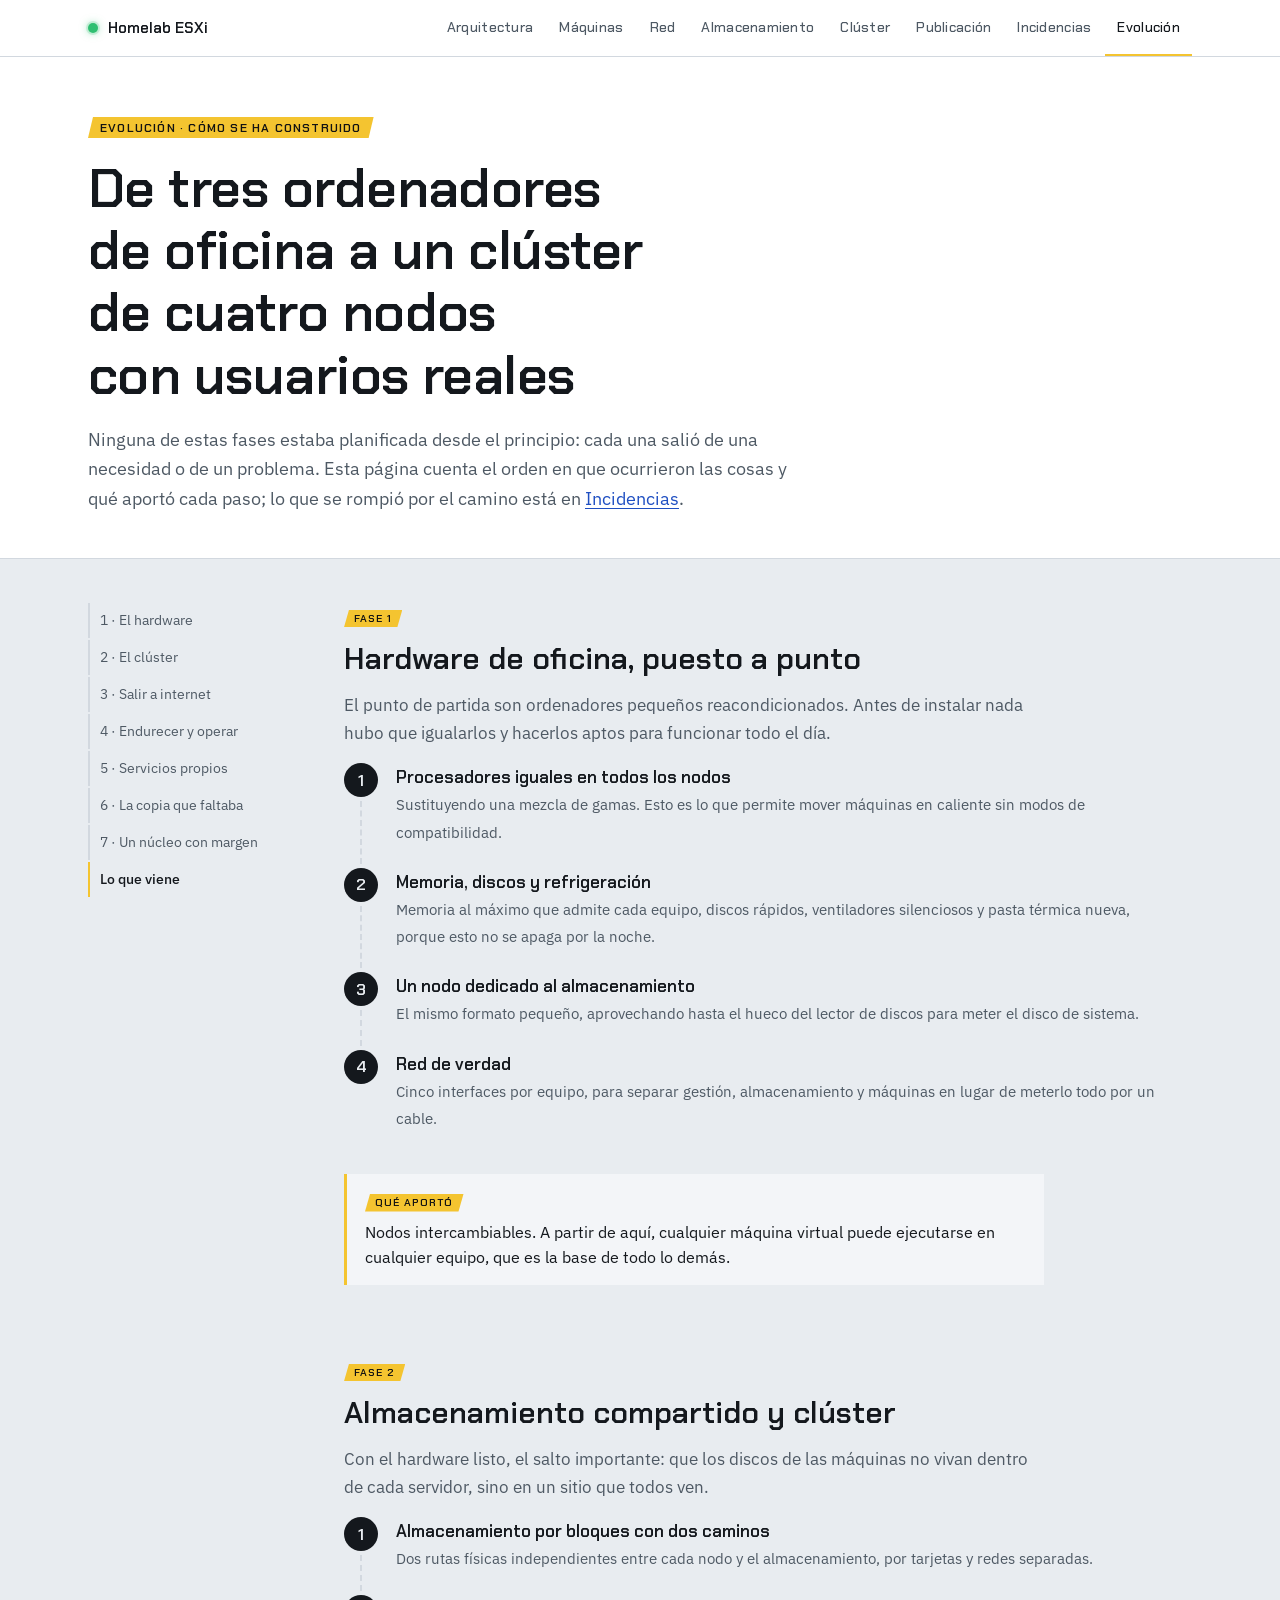
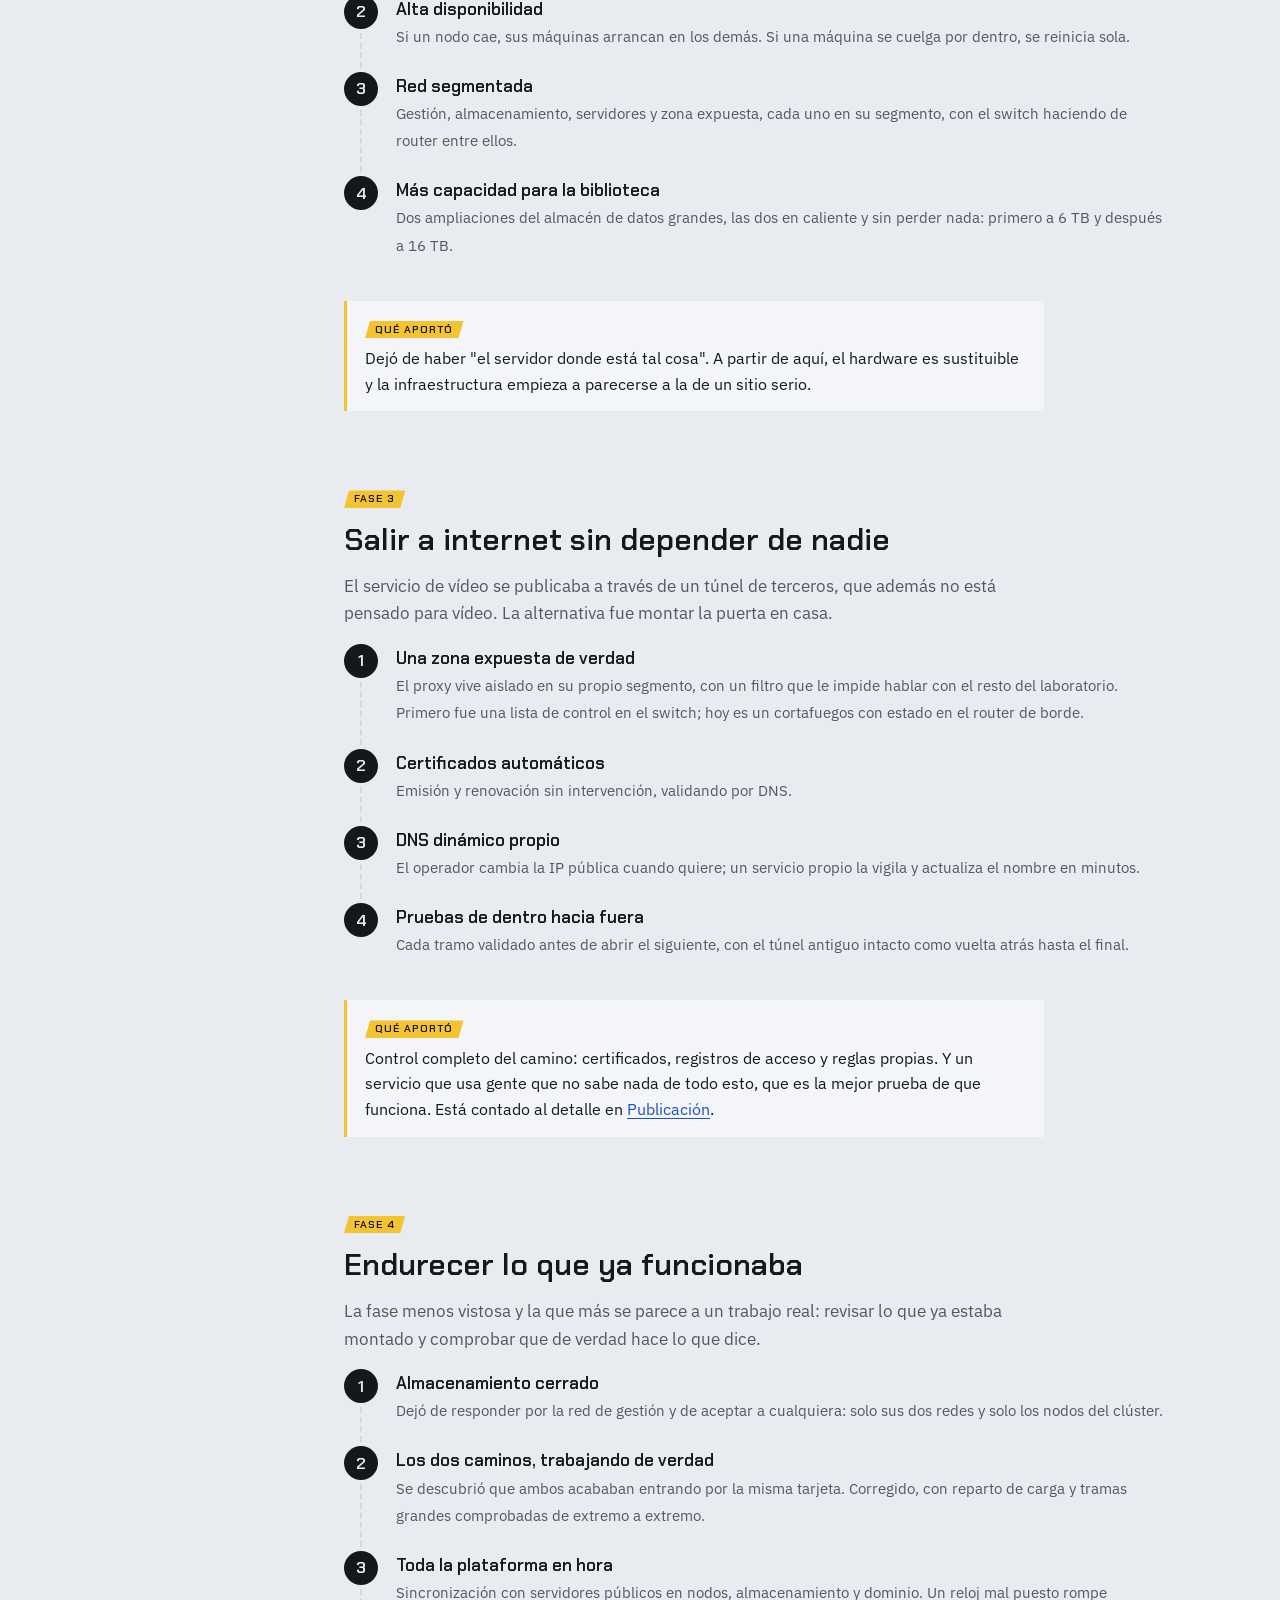
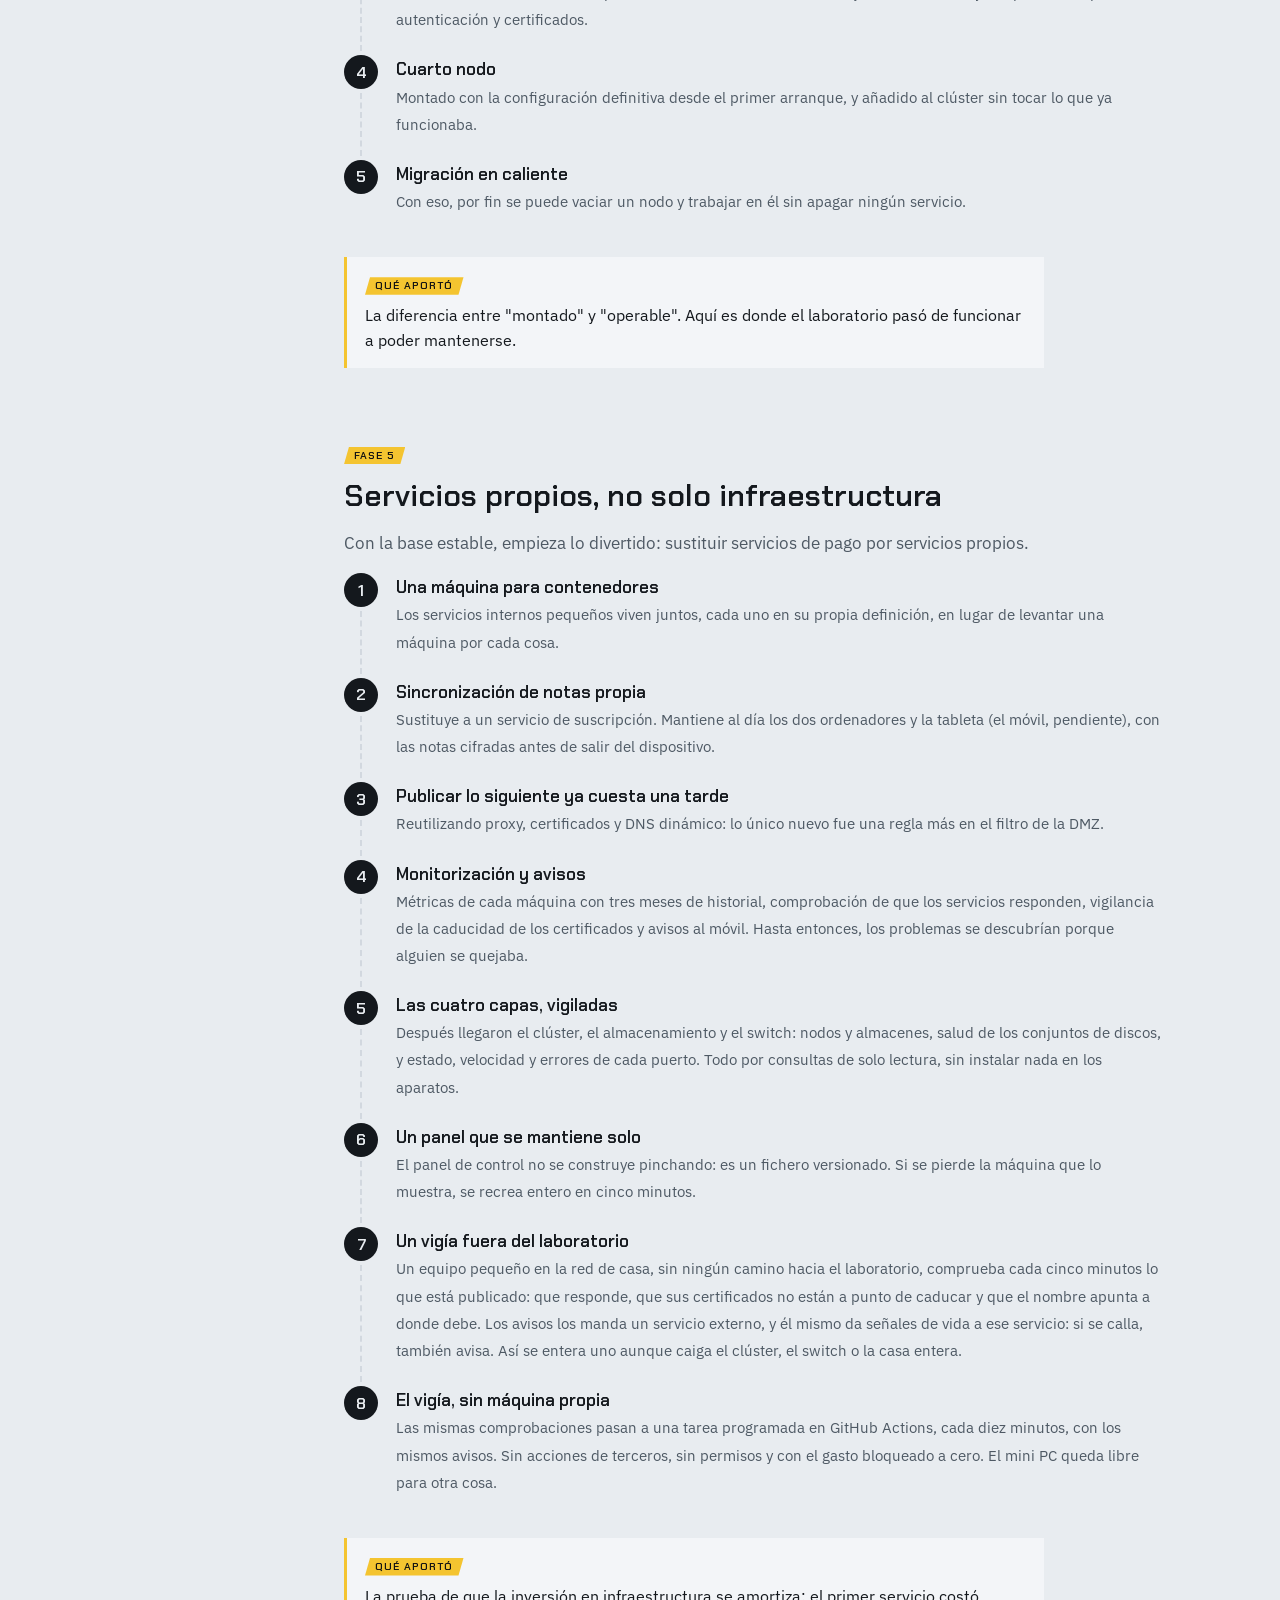
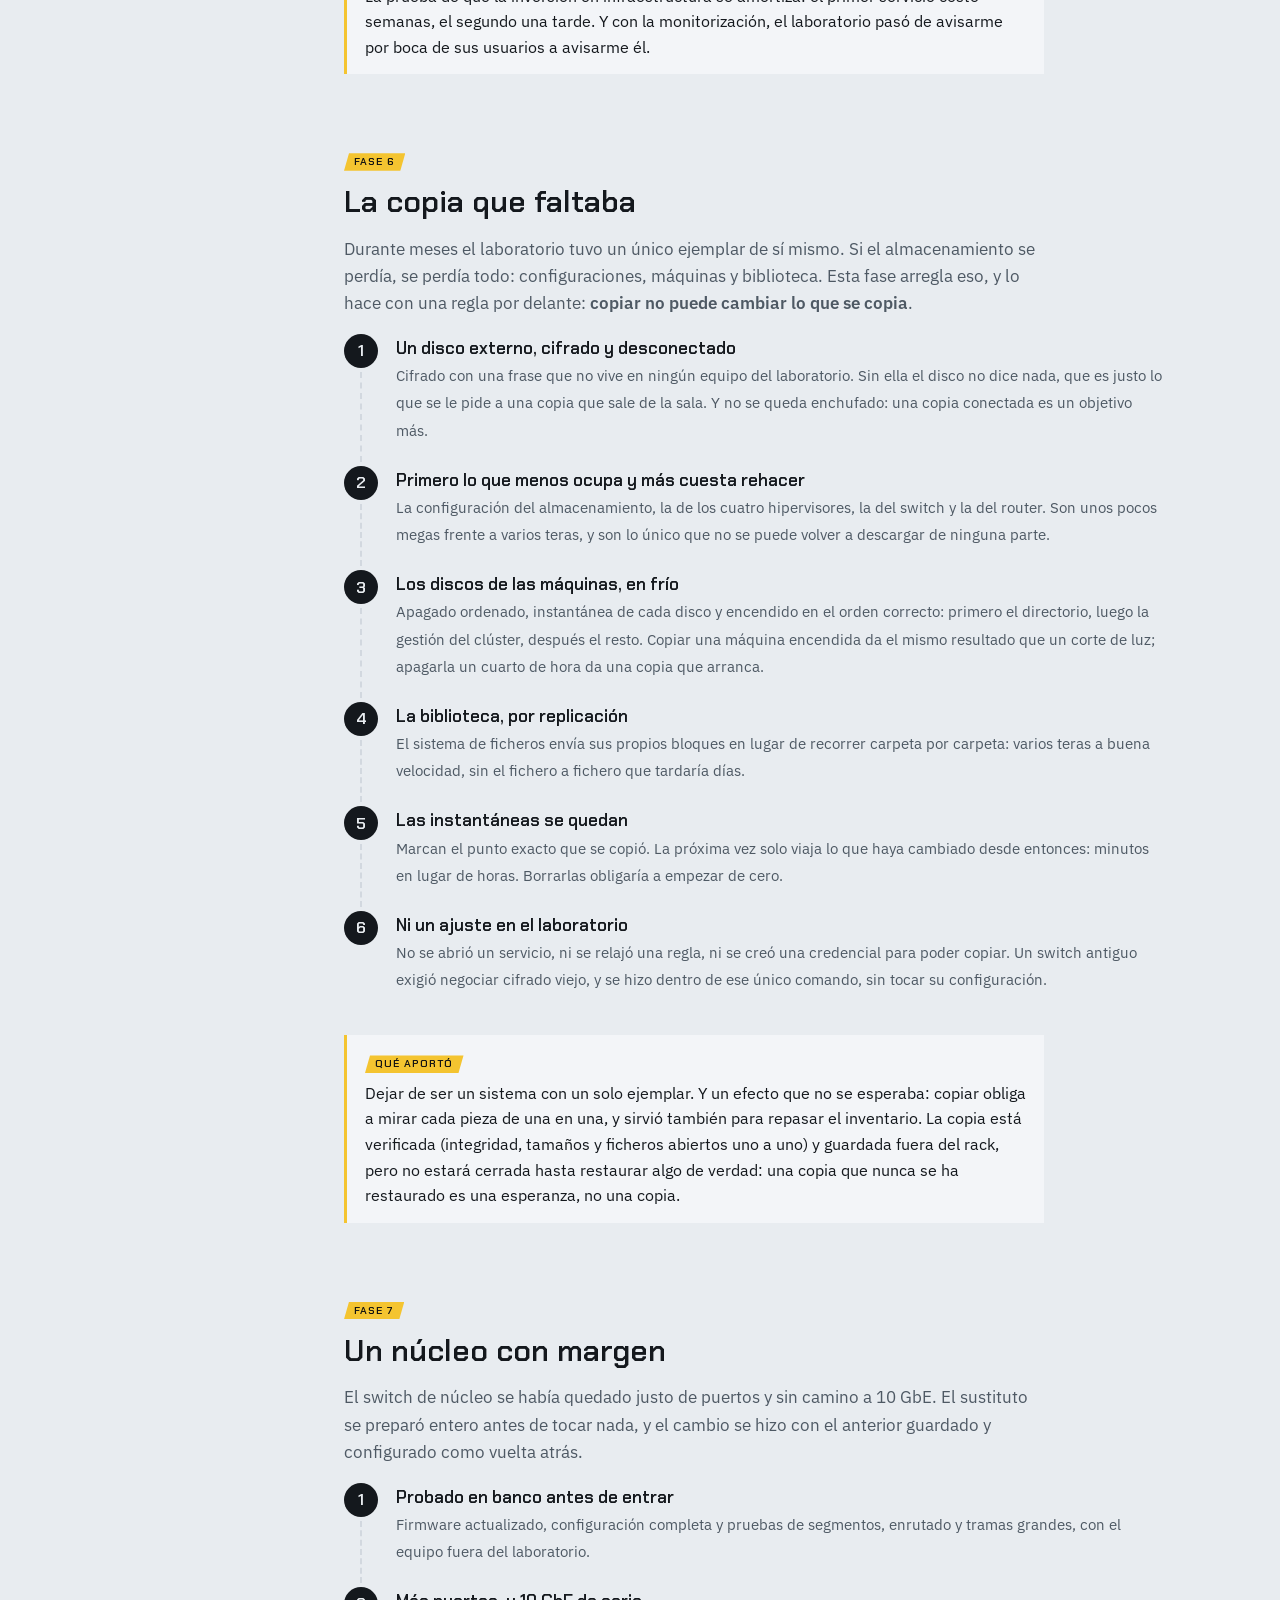
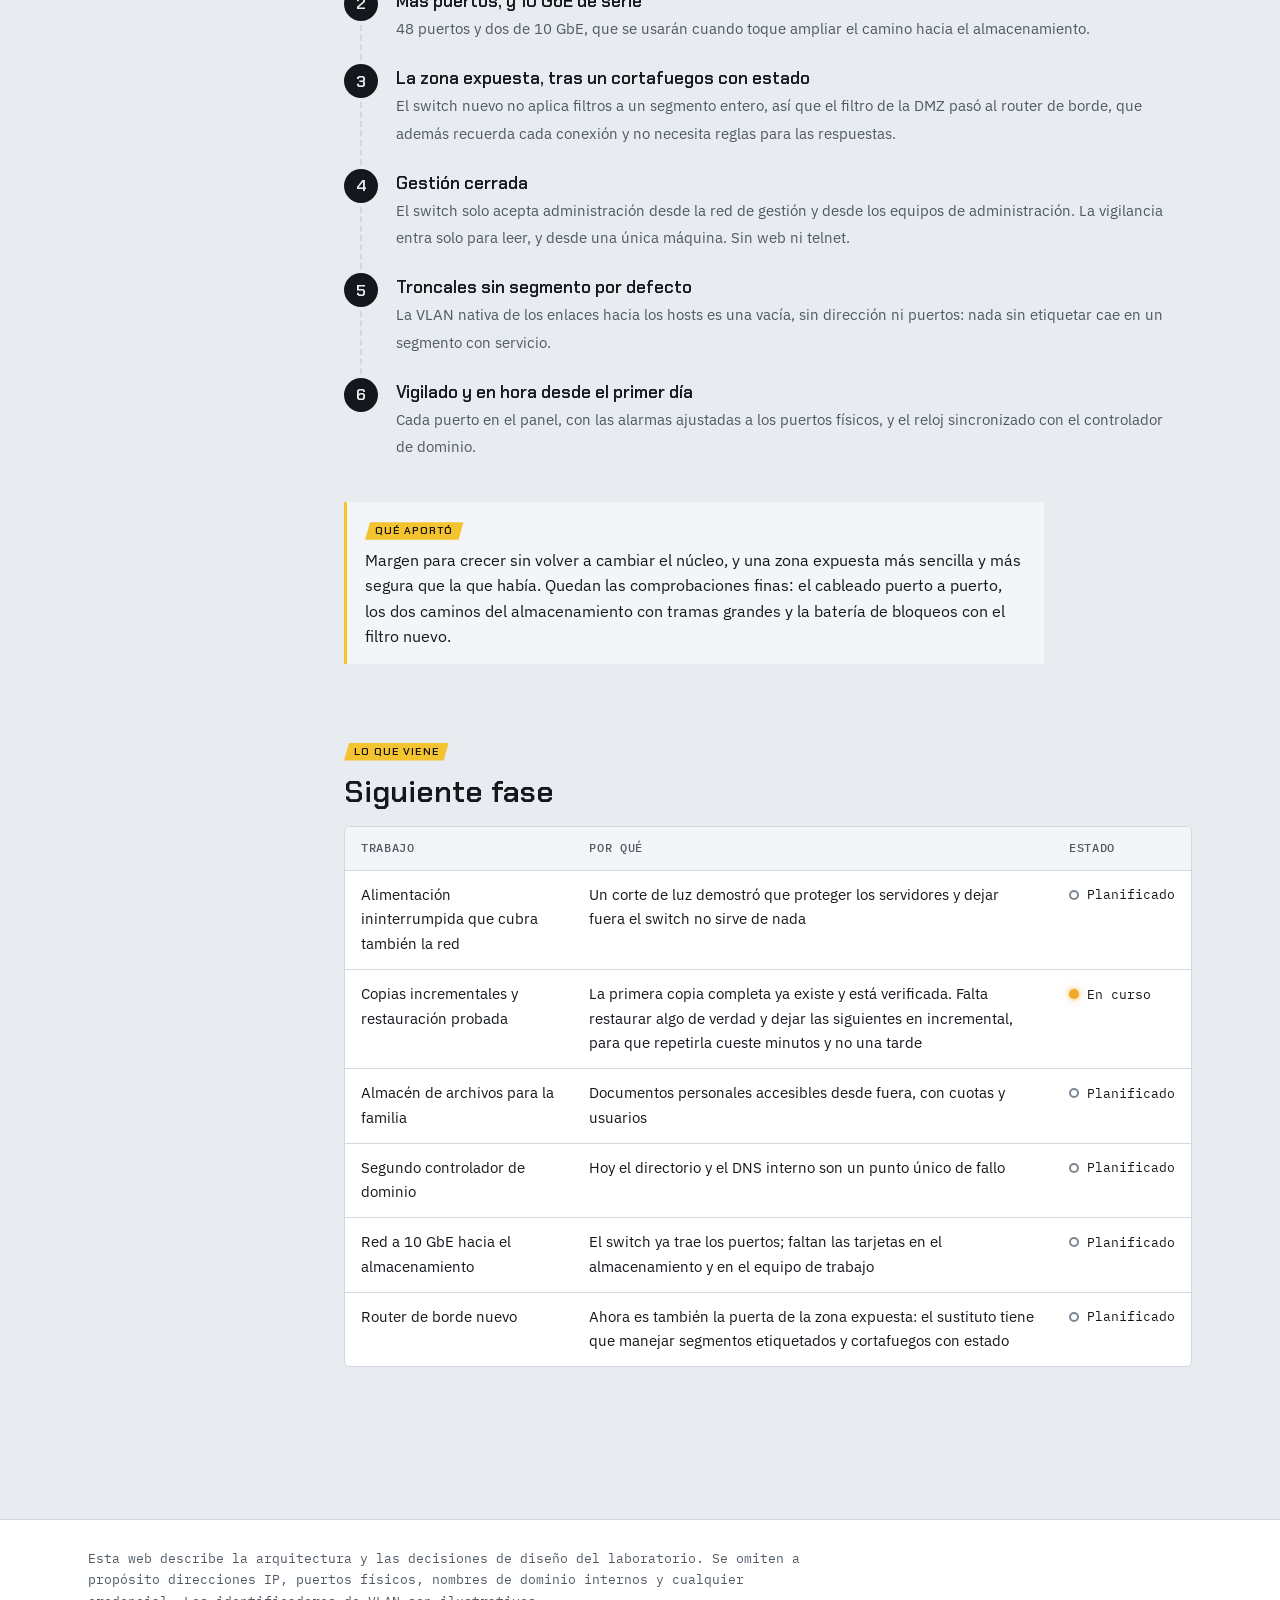
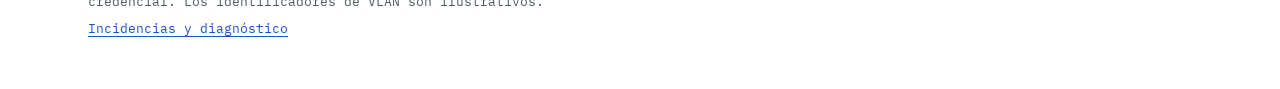
<file: changelog.html>
<!DOCTYPE html>
<html lang="es">
<head>
<meta charset="utf-8">
<meta name="viewport" content="width=device-width, initial-scale=1">
<title>Homelab ESXi · Evolución</title>
<meta name="description" content="Cómo ha crecido el laboratorio, por fases: del hardware reacondicionado al clúster con alta disponibilidad, la publicación a internet y los servicios propios.">
<link rel="icon" href="data:image/svg+xml,%3Csvg xmlns='http://www.w3.org/2000/svg' viewBox='0 0 32 32'%3E%3Crect width='32' height='32' rx='6' fill='%23161B21'/%3E%3Ccircle cx='16' cy='16' r='7' fill='%232FBF71'/%3E%3C/svg%3E">
<link rel="preconnect" href="https://fonts.googleapis.com">
<link rel="preconnect" href="https://fonts.gstatic.com" crossorigin>
<link href="https://fonts.googleapis.com/css2?family=Chakra+Petch:wght@500;600&family=IBM+Plex+Mono:wght@400;500&family=IBM+Plex+Sans:wght@400;500;600&display=swap" rel="stylesheet">
<link rel="stylesheet" href="assets/site.css">
</head>
<body>
<a class="skip" href="#contenido">Saltar al contenido</a>

<nav class="sitenav" aria-label="Secciones del sitio">
  <div class="sitenav-inner">
    <a class="brand" href="index.html"><span class="led led--on" aria-hidden="true"></span><span>Homelab ESXi</span></a>
    <div class="navlinks">
      <a href="index.html">Arquitectura</a>
      <a href="maquinas.html">Máquinas</a>
      <a href="red.html">Red</a>
      <a href="almacenamiento.html">Almacenamiento</a>
      <a href="computo.html">Clúster</a>
      <a href="publicacion.html">Publicación</a>
      <a href="incidencias.html">Incidencias</a>
      <a href="changelog.html" aria-current="page">Evolución</a>
    </div>
  </div>
</nav>

<header class="masthead">
  <div class="masthead-inner">
    <span class="tape">Evolución · Cómo se ha construido</span>
    <h1>De tres ordenadores de oficina a un clúster de cuatro nodos con usuarios reales</h1>
    <p class="lede">
      Ninguna de estas fases estaba planificada desde el principio: cada una salió de una necesidad o de
      un problema. Esta página cuenta el orden en que ocurrieron las cosas y qué aportó cada paso; lo que
      se rompió por el camino está en <a href="incidencias.html">Incidencias</a>.
    </p>
  </div>
</header>

<div class="layout">
  <nav class="toc" id="toc" aria-label="En esta página">
    <a href="#f1">1 · El hardware</a>
    <a href="#f2">2 · El clúster</a>
    <a href="#f3">3 · Salir a internet</a>
    <a href="#f4">4 · Endurecer y operar</a>
    <a href="#f5">5 · Servicios propios</a>
    <a href="#f6">6 · La copia que faltaba</a>
    <a href="#f7">7 · Un núcleo con margen</a>
    <a href="#siguiente">Lo que viene</a>
  </nav>

  <main id="contenido">

    <section id="f1">
      <span class="tape tape--small">Fase 1</span>
      <h2>Hardware de oficina, puesto a punto</h2>
      <p class="intro">
        El punto de partida son ordenadores pequeños reacondicionados. Antes de instalar nada hubo que
        igualarlos y hacerlos aptos para funcionar todo el día.
      </p>
      <ol class="path">
        <li><strong>Procesadores iguales en todos los nodos</strong><span>Sustituyendo una mezcla de gamas. Esto es lo que permite mover máquinas en caliente sin modos de compatibilidad.</span></li>
        <li><strong>Memoria, discos y refrigeración</strong><span>Memoria al máximo que admite cada equipo, discos rápidos, ventiladores silenciosos y pasta térmica nueva, porque esto no se apaga por la noche.</span></li>
        <li><strong>Un nodo dedicado al almacenamiento</strong><span>El mismo formato pequeño, aprovechando hasta el hueco del lector de discos para meter el disco de sistema.</span></li>
        <li><strong>Red de verdad</strong><span>Cinco interfaces por equipo, para separar gestión, almacenamiento y máquinas en lugar de meterlo todo por un cable.</span></li>
      </ol>
      <div class="note">
        <span class="tape tape--small">Qué aportó</span>
        <p>Nodos intercambiables. A partir de aquí, cualquier máquina virtual puede ejecutarse en cualquier
          equipo, que es la base de todo lo demás.</p>
      </div>
    </section>

    <section id="f2">
      <span class="tape tape--small">Fase 2</span>
      <h2>Almacenamiento compartido y clúster</h2>
      <p class="intro">
        Con el hardware listo, el salto importante: que los discos de las máquinas no vivan dentro de cada
        servidor, sino en un sitio que todos ven.
      </p>
      <ol class="path">
        <li><strong>Almacenamiento por bloques con dos caminos</strong><span>Dos rutas físicas independientes entre cada nodo y el almacenamiento, por tarjetas y redes separadas.</span></li>
        <li><strong>Alta disponibilidad</strong><span>Si un nodo cae, sus máquinas arrancan en los demás. Si una máquina se cuelga por dentro, se reinicia sola.</span></li>
        <li><strong>Red segmentada</strong><span>Gestión, almacenamiento, servidores y zona expuesta, cada uno en su segmento, con el switch haciendo de router entre ellos.</span></li>
        <li><strong>Más capacidad para la biblioteca</strong><span>Dos ampliaciones del almacén de datos grandes, las dos en caliente y sin perder nada: primero a 6 TB y después a 16 TB.</span></li>
      </ol>
      <div class="note">
        <span class="tape tape--small">Qué aportó</span>
        <p>Dejó de haber "el servidor donde está tal cosa". A partir de aquí, el hardware es sustituible y
          la infraestructura empieza a parecerse a la de un sitio serio.</p>
      </div>
    </section>

    <section id="f3">
      <span class="tape tape--small">Fase 3</span>
      <h2>Salir a internet sin depender de nadie</h2>
      <p class="intro">
        El servicio de vídeo se publicaba a través de un túnel de terceros, que además no está pensado
        para vídeo. La alternativa fue montar la puerta en casa.
      </p>
      <ol class="path">
        <li><strong>Una zona expuesta de verdad</strong><span>El proxy vive aislado en su propio segmento, con un filtro que le impide hablar con el resto del laboratorio. Primero fue una lista de control en el switch; hoy es un cortafuegos con estado en el router de borde.</span></li>
        <li><strong>Certificados automáticos</strong><span>Emisión y renovación sin intervención, validando por DNS.</span></li>
        <li><strong>DNS dinámico propio</strong><span>El operador cambia la IP pública cuando quiere; un servicio propio la vigila y actualiza el nombre en minutos.</span></li>
        <li><strong>Pruebas de dentro hacia fuera</strong><span>Cada tramo validado antes de abrir el siguiente, con el túnel antiguo intacto como vuelta atrás hasta el final.</span></li>
      </ol>
      <div class="note">
        <span class="tape tape--small">Qué aportó</span>
        <p>Control completo del camino: certificados, registros de acceso y reglas propias. Y un servicio que
          usa gente que no sabe nada de todo esto, que es la mejor prueba de que funciona.
          Está contado al detalle en <a href="publicacion.html">Publicación</a>.</p>
      </div>
    </section>

    <section id="f4">
      <span class="tape tape--small">Fase 4</span>
      <h2>Endurecer lo que ya funcionaba</h2>
      <p class="intro">
        La fase menos vistosa y la que más se parece a un trabajo real: revisar lo que ya estaba montado y
        comprobar que de verdad hace lo que dice.
      </p>
      <ol class="path">
        <li><strong>Almacenamiento cerrado</strong><span>Dejó de responder por la red de gestión y de aceptar a cualquiera: solo sus dos redes y solo los nodos del clúster.</span></li>
        <li><strong>Los dos caminos, trabajando de verdad</strong><span>Se descubrió que ambos acababan entrando por la misma tarjeta. Corregido, con reparto de carga y tramas grandes comprobadas de extremo a extremo.</span></li>
        <li><strong>Toda la plataforma en hora</strong><span>Sincronización con servidores públicos en nodos, almacenamiento y dominio. Un reloj mal puesto rompe autenticación y certificados.</span></li>
        <li><strong>Cuarto nodo</strong><span>Montado con la configuración definitiva desde el primer arranque, y añadido al clúster sin tocar lo que ya funcionaba.</span></li>
        <li><strong>Migración en caliente</strong><span>Con eso, por fin se puede vaciar un nodo y trabajar en él sin apagar ningún servicio.</span></li>
      </ol>
      <div class="note">
        <span class="tape tape--small">Qué aportó</span>
        <p>La diferencia entre "montado" y "operable". Aquí es donde el laboratorio pasó de funcionar a
          poder mantenerse.</p>
      </div>
    </section>

    <section id="f5">
      <span class="tape tape--small">Fase 5</span>
      <h2>Servicios propios, no solo infraestructura</h2>
      <p class="intro">
        Con la base estable, empieza lo divertido: sustituir servicios de pago por servicios propios.
      </p>
      <ol class="path">
        <li><strong>Una máquina para contenedores</strong><span>Los servicios internos pequeños viven juntos, cada uno en su propia definición, en lugar de levantar una máquina por cada cosa.</span></li>
        <li><strong>Sincronización de notas propia</strong><span>Sustituye a un servicio de suscripción. Mantiene al día los dos ordenadores y la tableta (el móvil, pendiente), con las notas cifradas antes de salir del dispositivo.</span></li>
        <li><strong>Publicar lo siguiente ya cuesta una tarde</strong><span>Reutilizando proxy, certificados y DNS dinámico: lo único nuevo fue una regla más en el filtro de la DMZ.</span></li>
        <li><strong>Monitorización y avisos</strong><span>Métricas de cada máquina con tres meses de historial, comprobación de que los servicios responden, vigilancia de la caducidad de los certificados y avisos al móvil. Hasta entonces, los problemas se descubrían porque alguien se quejaba.</span></li>
        <li><strong>Las cuatro capas, vigiladas</strong><span>Después llegaron el clúster, el almacenamiento y el switch: nodos y almacenes, salud de los conjuntos de discos, y estado, velocidad y errores de cada puerto. Todo por consultas de solo lectura, sin instalar nada en los aparatos.</span></li>
        <li><strong>Un panel que se mantiene solo</strong><span>El panel de control no se construye pinchando: es un fichero versionado. Si se pierde la máquina que lo muestra, se recrea entero en cinco minutos.</span></li>
        <li><strong>Un vigía fuera del laboratorio</strong><span>Un equipo pequeño en la red de casa, sin ningún camino hacia el laboratorio, comprueba cada cinco minutos lo que está publicado: que responde, que sus certificados no están a punto de caducar y que el nombre apunta a donde debe. Los avisos los manda un servicio externo, y él mismo da señales de vida a ese servicio: si se calla, también avisa. Así se entera uno aunque caiga el clúster, el switch o la casa entera.</span></li>
        <li><strong>El vigía, sin máquina propia</strong><span>Las mismas comprobaciones pasan a una tarea programada en GitHub Actions, cada diez minutos, con los mismos avisos. Sin acciones de terceros, sin permisos y con el gasto bloqueado a cero. El mini PC queda libre para otra cosa.</span></li>
      </ol>
      <div class="note">
        <span class="tape tape--small">Qué aportó</span>
        <p>La prueba de que la inversión en infraestructura se amortiza: el primer servicio costó semanas,
          el segundo una tarde. Y con la monitorización, el laboratorio pasó de avisarme por boca de sus
          usuarios a avisarme él.</p>
      </div>
    </section>

    <section id="f6">
      <span class="tape tape--small">Fase 6</span>
      <h2>La copia que faltaba</h2>
      <p class="intro">
        Durante meses el laboratorio tuvo un único ejemplar de sí mismo. Si el almacenamiento se perdía,
        se perdía todo: configuraciones, máquinas y biblioteca. Esta fase arregla eso, y lo hace con una
        regla por delante: <strong>copiar no puede cambiar lo que se copia</strong>.
      </p>
      <ol class="path">
        <li><strong>Un disco externo, cifrado y desconectado</strong><span>Cifrado con una frase que no vive en ningún equipo del laboratorio. Sin ella el disco no dice nada, que es justo lo que se le pide a una copia que sale de la sala. Y no se queda enchufado: una copia conectada es un objetivo más.</span></li>
        <li><strong>Primero lo que menos ocupa y más cuesta rehacer</strong><span>La configuración del almacenamiento, la de los cuatro hipervisores, la del switch y la del router. Son unos pocos megas frente a varios teras, y son lo único que no se puede volver a descargar de ninguna parte.</span></li>
        <li><strong>Los discos de las máquinas, en frío</strong><span>Apagado ordenado, instantánea de cada disco y encendido en el orden correcto: primero el directorio, luego la gestión del clúster, después el resto. Copiar una máquina encendida da el mismo resultado que un corte de luz; apagarla un cuarto de hora da una copia que arranca.</span></li>
        <li><strong>La biblioteca, por replicación</strong><span>El sistema de ficheros envía sus propios bloques en lugar de recorrer carpeta por carpeta: varios teras a buena velocidad, sin el fichero a fichero que tardaría días.</span></li>
        <li><strong>Las instantáneas se quedan</strong><span>Marcan el punto exacto que se copió. La próxima vez solo viaja lo que haya cambiado desde entonces: minutos en lugar de horas. Borrarlas obligaría a empezar de cero.</span></li>
        <li><strong>Ni un ajuste en el laboratorio</strong><span>No se abrió un servicio, ni se relajó una regla, ni se creó una credencial para poder copiar. Un switch antiguo exigió negociar cifrado viejo, y se hizo dentro de ese único comando, sin tocar su configuración.</span></li>
      </ol>
      <div class="note">
        <span class="tape tape--small">Qué aportó</span>
        <p>Dejar de ser un sistema con un solo ejemplar. Y un efecto que no se esperaba: copiar obliga a
          mirar cada pieza de una en una, y sirvió también para repasar el inventario. La copia está
          verificada (integridad, tamaños y ficheros abiertos uno a uno) y guardada fuera del rack, pero
          no estará cerrada hasta restaurar algo de verdad: una copia que nunca se ha restaurado es una
          esperanza, no una copia.</p>
      </div>
    </section>

    <section id="f7">
      <span class="tape tape--small">Fase 7</span>
      <h2>Un núcleo con margen</h2>
      <p class="intro">
        El switch de núcleo se había quedado justo de puertos y sin camino a 10 GbE. El sustituto se
        preparó entero antes de tocar nada, y el cambio se hizo con el anterior guardado y configurado
        como vuelta atrás.
      </p>
      <ol class="path">
        <li><strong>Probado en banco antes de entrar</strong><span>Firmware actualizado, configuración completa y pruebas de segmentos, enrutado y tramas grandes, con el equipo fuera del laboratorio.</span></li>
        <li><strong>Más puertos, y 10 GbE de serie</strong><span>48 puertos y dos de 10 GbE, que se usarán cuando toque ampliar el camino hacia el almacenamiento.</span></li>
        <li><strong>La zona expuesta, tras un cortafuegos con estado</strong><span>El switch nuevo no aplica filtros a un segmento entero, así que el filtro de la DMZ pasó al router de borde, que además recuerda cada conexión y no necesita reglas para las respuestas.</span></li>
        <li><strong>Gestión cerrada</strong><span>El switch solo acepta administración desde la red de gestión y desde los equipos de administración. La vigilancia entra solo para leer, y desde una única máquina. Sin web ni telnet.</span></li>
        <li><strong>Troncales sin segmento por defecto</strong><span>La VLAN nativa de los enlaces hacia los hosts es una vacía, sin dirección ni puertos: nada sin etiquetar cae en un segmento con servicio.</span></li>
        <li><strong>Vigilado y en hora desde el primer día</strong><span>Cada puerto en el panel, con las alarmas ajustadas a los puertos físicos, y el reloj sincronizado con el controlador de dominio.</span></li>
      </ol>
      <div class="note">
        <span class="tape tape--small">Qué aportó</span>
        <p>Margen para crecer sin volver a cambiar el núcleo, y una zona expuesta más sencilla y más
          segura que la que había. Quedan las comprobaciones finas: el cableado puerto a puerto, los dos
          caminos del almacenamiento con tramas grandes y la batería de bloqueos con el filtro nuevo.</p>
      </div>
    </section>

    <section id="siguiente">
      <span class="tape tape--small">Lo que viene</span>
      <h2>Siguiente fase</h2>
      <div class="panel scroll-x">
        <table class="datatable">
          <thead><tr><th>Trabajo</th><th>Por qué</th><th>Estado</th></tr></thead>
          <tbody>
            <tr><td>Alimentación ininterrumpida que cubra también la red</td><td>Un corte de luz demostró que proteger los servidores y dejar fuera el switch no sirve de nada</td><td><span class="state"><span class="led led--plan" aria-hidden="true"></span>Planificado</span></td></tr>
            <tr><td>Copias incrementales y restauración probada</td><td>La primera copia completa ya existe y está verificada. Falta restaurar algo de verdad y dejar las siguientes en incremental, para que repetirla cueste minutos y no una tarde</td><td><span class="state"><span class="led led--busy" aria-hidden="true"></span>En curso</span></td></tr>
            <tr><td>Almacén de archivos para la familia</td><td>Documentos personales accesibles desde fuera, con cuotas y usuarios</td><td><span class="state"><span class="led led--plan" aria-hidden="true"></span>Planificado</span></td></tr>
            <tr><td>Segundo controlador de dominio</td><td>Hoy el directorio y el DNS interno son un punto único de fallo</td><td><span class="state"><span class="led led--plan" aria-hidden="true"></span>Planificado</span></td></tr>
            <tr><td>Red a 10 GbE hacia el almacenamiento</td><td>El switch ya trae los puertos; faltan las tarjetas en el almacenamiento y en el equipo de trabajo</td><td><span class="state"><span class="led led--plan" aria-hidden="true"></span>Planificado</span></td></tr>
            <tr><td>Router de borde nuevo</td><td>Ahora es también la puerta de la zona expuesta: el sustituto tiene que manejar segmentos etiquetados y cortafuegos con estado</td><td><span class="state"><span class="led led--plan" aria-hidden="true"></span>Planificado</span></td></tr>
          </tbody>
        </table>
      </div>
    </section>

  </main>
</div>

<footer>
  <div class="footer-inner">
    <p>Esta web describe la arquitectura y las decisiones de diseño del laboratorio. Se omiten a propósito
      direcciones IP, puertos físicos, nombres de dominio internos y cualquier credencial. Los
      identificadores de VLAN son ilustrativos.</p>
    <p><a href="incidencias.html">Incidencias y diagnóstico</a></p>
  </div>
</footer>

<script src="assets/site.js"></script>
</body>
</html>
</file>
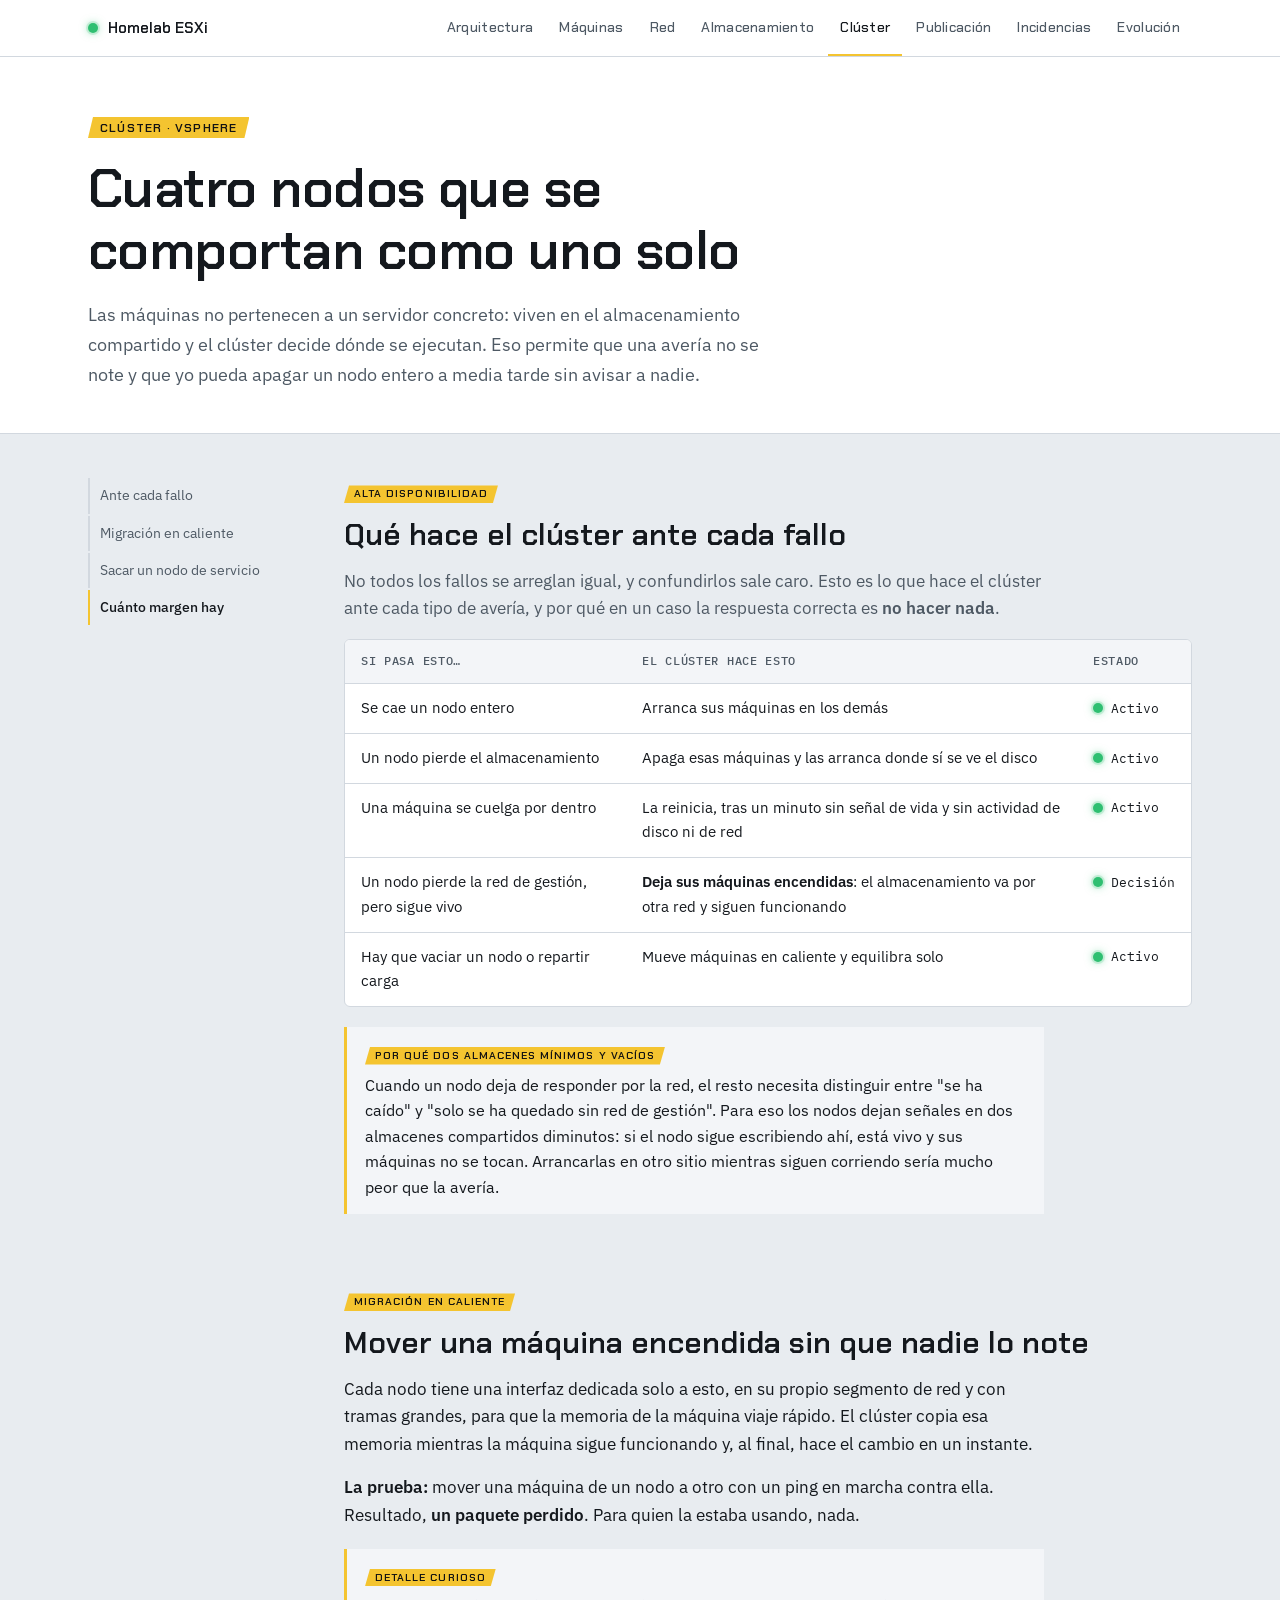
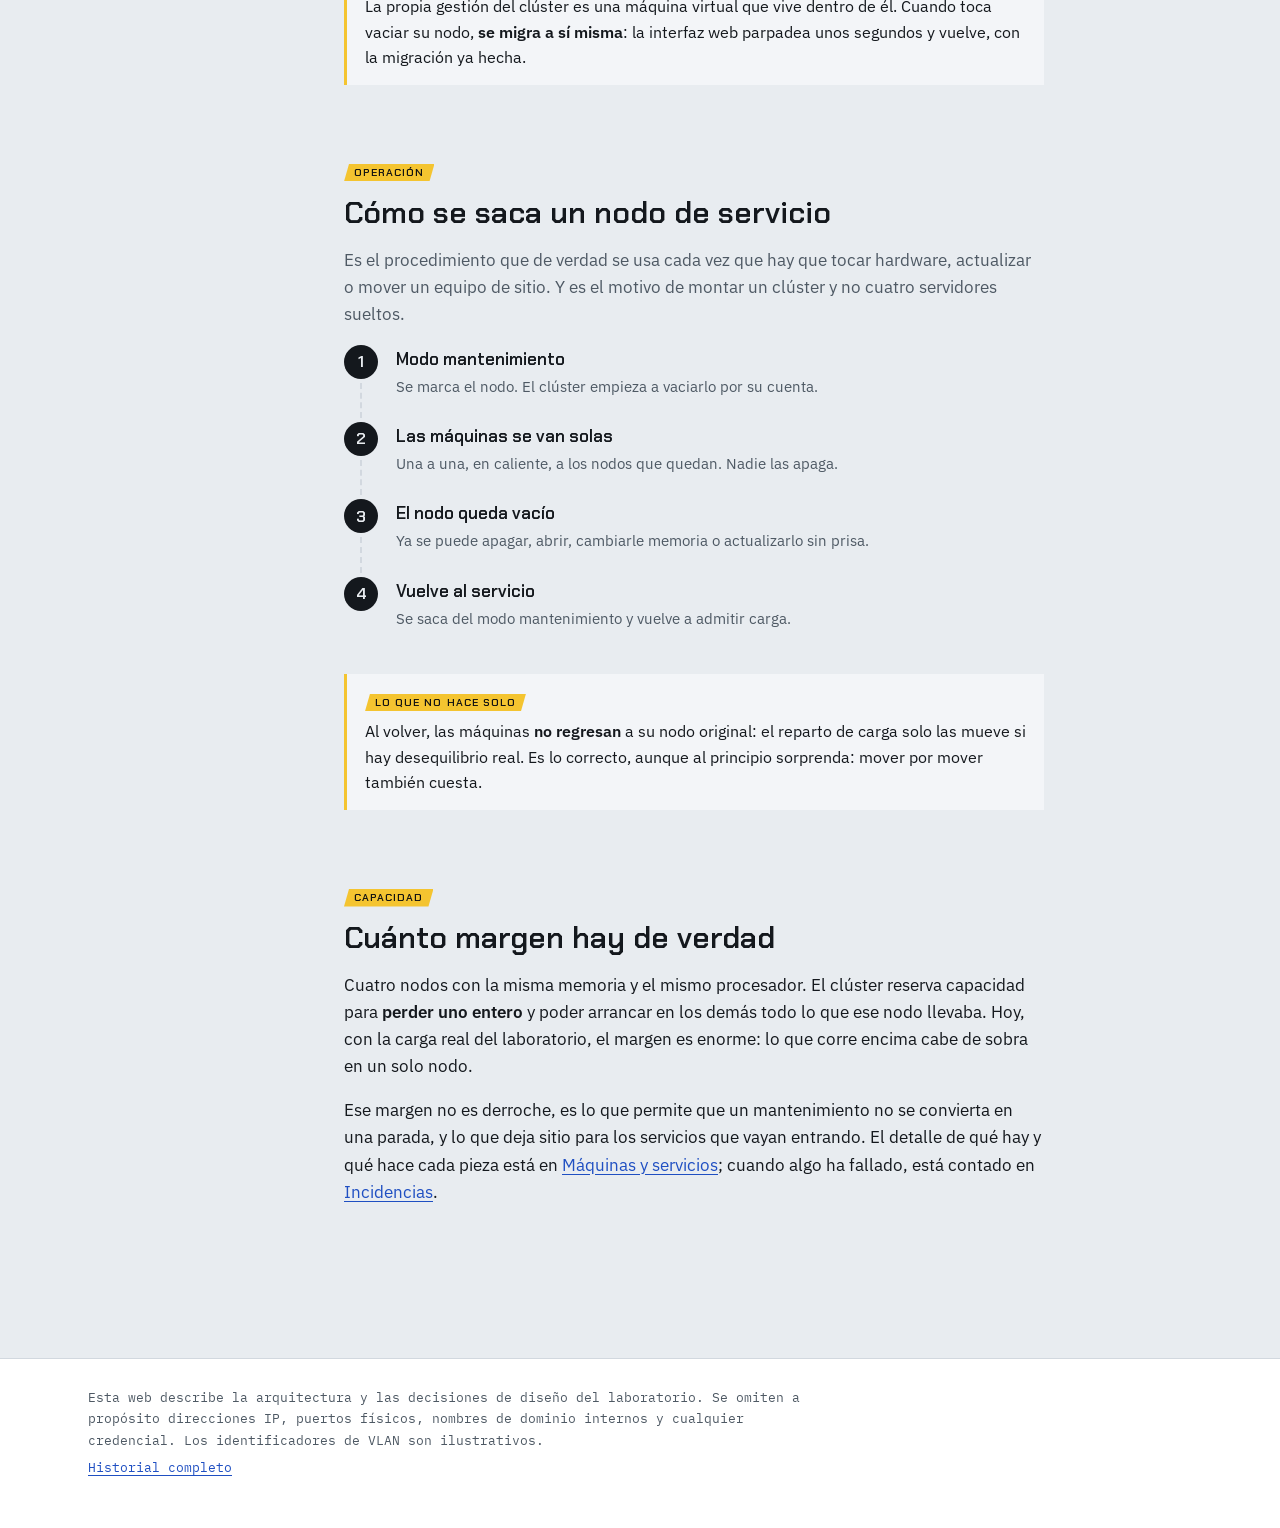
<file: computo.html>
<!DOCTYPE html>
<html lang="es">
<head>
<meta charset="utf-8">
<meta name="viewport" content="width=device-width, initial-scale=1">
<title>Homelab ESXi · Clúster</title>
<meta name="description" content="Cómo se comporta el clúster: alta disponibilidad ante cada tipo de fallo, migración en caliente, modo mantenimiento y reparto de carga entre cuatro nodos.">
<link rel="icon" href="data:image/svg+xml,%3Csvg xmlns='http://www.w3.org/2000/svg' viewBox='0 0 32 32'%3E%3Crect width='32' height='32' rx='6' fill='%23161B21'/%3E%3Ccircle cx='16' cy='16' r='7' fill='%232FBF71'/%3E%3C/svg%3E">
<link rel="preconnect" href="https://fonts.googleapis.com">
<link rel="preconnect" href="https://fonts.gstatic.com" crossorigin>
<link href="https://fonts.googleapis.com/css2?family=Chakra+Petch:wght@500;600&family=IBM+Plex+Mono:wght@400;500&family=IBM+Plex+Sans:wght@400;500;600&display=swap" rel="stylesheet">
<link rel="stylesheet" href="assets/site.css">
</head>
<body>
<a class="skip" href="#contenido">Saltar al contenido</a>

<nav class="sitenav" aria-label="Secciones del sitio">
  <div class="sitenav-inner">
    <a class="brand" href="index.html"><span class="led led--on" aria-hidden="true"></span><span>Homelab ESXi</span></a>
    <div class="navlinks">
      <a href="index.html">Arquitectura</a>
      <a href="maquinas.html">Máquinas</a>
      <a href="red.html">Red</a>
      <a href="almacenamiento.html">Almacenamiento</a>
      <a href="computo.html" aria-current="page">Clúster</a>
      <a href="publicacion.html">Publicación</a>
      <a href="incidencias.html">Incidencias</a>
      <a href="changelog.html">Evolución</a>
    </div>
  </div>
</nav>

<header class="masthead">
  <div class="masthead-inner">
    <span class="tape">Clúster · vSphere</span>
    <h1>Cuatro nodos que se comportan como uno solo</h1>
    <p class="lede">
      Las máquinas no pertenecen a un servidor concreto: viven en el almacenamiento compartido y el
      clúster decide dónde se ejecutan. Eso permite que una avería no se note y que yo pueda apagar un
      nodo entero a media tarde sin avisar a nadie.
    </p>
  </div>
</header>

<div class="layout">
  <nav class="toc" id="toc" aria-label="En esta página">
    <a href="#fallos">Ante cada fallo</a>
    <a href="#migracion">Migración en caliente</a>
    <a href="#mantenimiento">Sacar un nodo de servicio</a>
    <a href="#margen">Cuánto margen hay</a>
  </nav>

  <main id="contenido">

    <section id="fallos">
      <span class="tape tape--small">Alta disponibilidad</span>
      <h2>Qué hace el clúster ante cada fallo</h2>
      <p class="intro">
        No todos los fallos se arreglan igual, y confundirlos sale caro. Esto es lo que hace el clúster
        ante cada tipo de avería, y por qué en un caso la respuesta correcta es <strong>no hacer
        nada</strong>.
      </p>
      <div class="panel scroll-x">
        <table class="datatable">
          <thead><tr><th>Si pasa esto…</th><th>El clúster hace esto</th><th>Estado</th></tr></thead>
          <tbody>
            <tr><td>Se cae un nodo entero</td><td>Arranca sus máquinas en los demás</td><td><span class="state"><span class="led led--on" aria-hidden="true"></span>Activo</span></td></tr>
            <tr><td>Un nodo pierde el almacenamiento</td><td>Apaga esas máquinas y las arranca donde sí se ve el disco</td><td><span class="state"><span class="led led--on" aria-hidden="true"></span>Activo</span></td></tr>
            <tr><td>Una máquina se cuelga por dentro</td><td>La reinicia, tras un minuto sin señal de vida y sin actividad de disco ni de red</td><td><span class="state"><span class="led led--on" aria-hidden="true"></span>Activo</span></td></tr>
            <tr><td>Un nodo pierde la red de gestión, pero sigue vivo</td><td><strong>Deja sus máquinas encendidas</strong>: el almacenamiento va por otra red y siguen funcionando</td><td><span class="state"><span class="led led--on" aria-hidden="true"></span>Decisión</span></td></tr>
            <tr><td>Hay que vaciar un nodo o repartir carga</td><td>Mueve máquinas en caliente y equilibra solo</td><td><span class="state"><span class="led led--on" aria-hidden="true"></span>Activo</span></td></tr>
          </tbody>
        </table>
      </div>
      <div class="note">
        <span class="tape tape--small">Por qué dos almacenes mínimos y vacíos</span>
        <p>Cuando un nodo deja de responder por la red, el resto necesita distinguir entre "se ha caído" y
          "solo se ha quedado sin red de gestión". Para eso los nodos dejan señales en dos almacenes
          compartidos diminutos: si el nodo sigue escribiendo ahí, está vivo y sus máquinas no se tocan.
          Arrancarlas en otro sitio mientras siguen corriendo sería mucho peor que la avería.</p>
      </div>
    </section>

    <section id="migracion">
      <span class="tape tape--small">Migración en caliente</span>
      <h2>Mover una máquina encendida sin que nadie lo note</h2>
      <div class="prose">
        <p>
          Cada nodo tiene una interfaz dedicada solo a esto, en su propio segmento de red y con tramas
          grandes, para que la memoria de la máquina viaje rápido. El clúster copia esa memoria mientras
          la máquina sigue funcionando y, al final, hace el cambio en un instante.
        </p>
        <p>
          <strong>La prueba:</strong> mover una máquina de un nodo a otro con un ping en marcha contra
          ella. Resultado, <strong>un paquete perdido</strong>. Para quien la estaba usando, nada.
        </p>
      </div>
      <div class="note">
        <span class="tape tape--small">Detalle curioso</span>
        <p>La propia gestión del clúster es una máquina virtual que vive dentro de él. Cuando toca vaciar su
          nodo, <strong>se migra a sí misma</strong>: la interfaz web parpadea unos segundos y vuelve, con
          la migración ya hecha.</p>
      </div>
    </section>

    <section id="mantenimiento">
      <span class="tape tape--small">Operación</span>
      <h2>Cómo se saca un nodo de servicio</h2>
      <p class="intro">
        Es el procedimiento que de verdad se usa cada vez que hay que tocar hardware, actualizar o mover
        un equipo de sitio. Y es el motivo de montar un clúster y no cuatro servidores sueltos.
      </p>
      <ol class="path">
        <li><strong>Modo mantenimiento</strong><span>Se marca el nodo. El clúster empieza a vaciarlo por su cuenta.</span></li>
        <li><strong>Las máquinas se van solas</strong><span>Una a una, en caliente, a los nodos que quedan. Nadie las apaga.</span></li>
        <li><strong>El nodo queda vacío</strong><span>Ya se puede apagar, abrir, cambiarle memoria o actualizarlo sin prisa.</span></li>
        <li><strong>Vuelve al servicio</strong><span>Se saca del modo mantenimiento y vuelve a admitir carga.</span></li>
      </ol>
      <div class="note">
        <span class="tape tape--small">Lo que no hace solo</span>
        <p>Al volver, las máquinas <strong>no regresan</strong> a su nodo original: el reparto de carga solo
          las mueve si hay desequilibrio real. Es lo correcto, aunque al principio sorprenda: mover por
          mover también cuesta.</p>
      </div>
    </section>

    <section id="margen">
      <span class="tape tape--small">Capacidad</span>
      <h2>Cuánto margen hay de verdad</h2>
      <div class="prose">
        <p>
          Cuatro nodos con la misma memoria y el mismo procesador. El clúster reserva capacidad para
          <strong>perder uno entero</strong> y poder arrancar en los demás todo lo que ese nodo llevaba.
          Hoy, con la carga real del laboratorio, el margen es enorme: lo que corre encima cabe de sobra
          en un solo nodo.
        </p>
        <p>
          Ese margen no es derroche, es lo que permite que un mantenimiento no se convierta en una parada,
          y lo que deja sitio para los servicios que vayan entrando. El detalle de qué hay y qué hace cada
          pieza está en <a href="maquinas.html">Máquinas y servicios</a>; cuando algo ha fallado, está
          contado en <a href="incidencias.html">Incidencias</a>.
        </p>
      </div>
    </section>

  </main>
</div>

<footer>
  <div class="footer-inner">
    <p>Esta web describe la arquitectura y las decisiones de diseño del laboratorio. Se omiten a propósito
      direcciones IP, puertos físicos, nombres de dominio internos y cualquier credencial. Los
      identificadores de VLAN son ilustrativos.</p>
    <p><a href="changelog.html">Historial completo</a></p>
  </div>
</footer>

<script src="assets/site.js"></script>
</body>
</html>
</file>
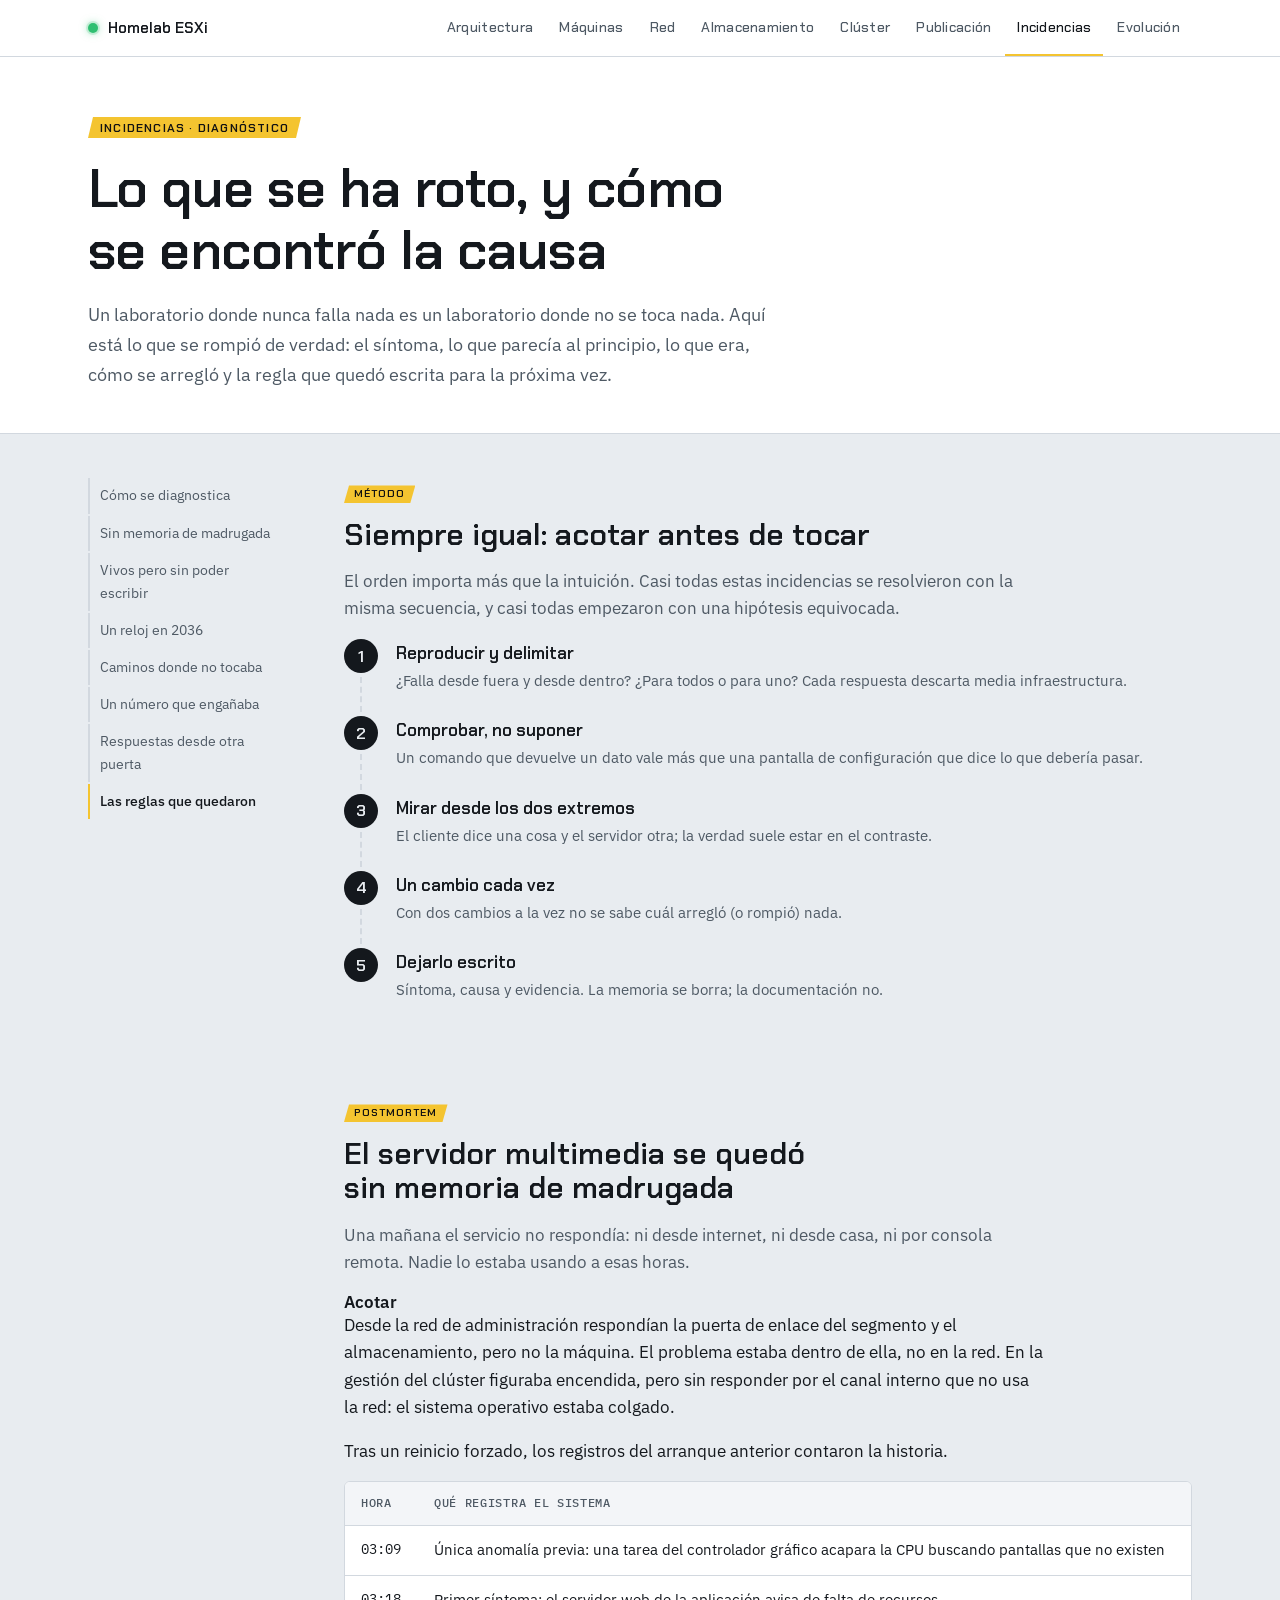
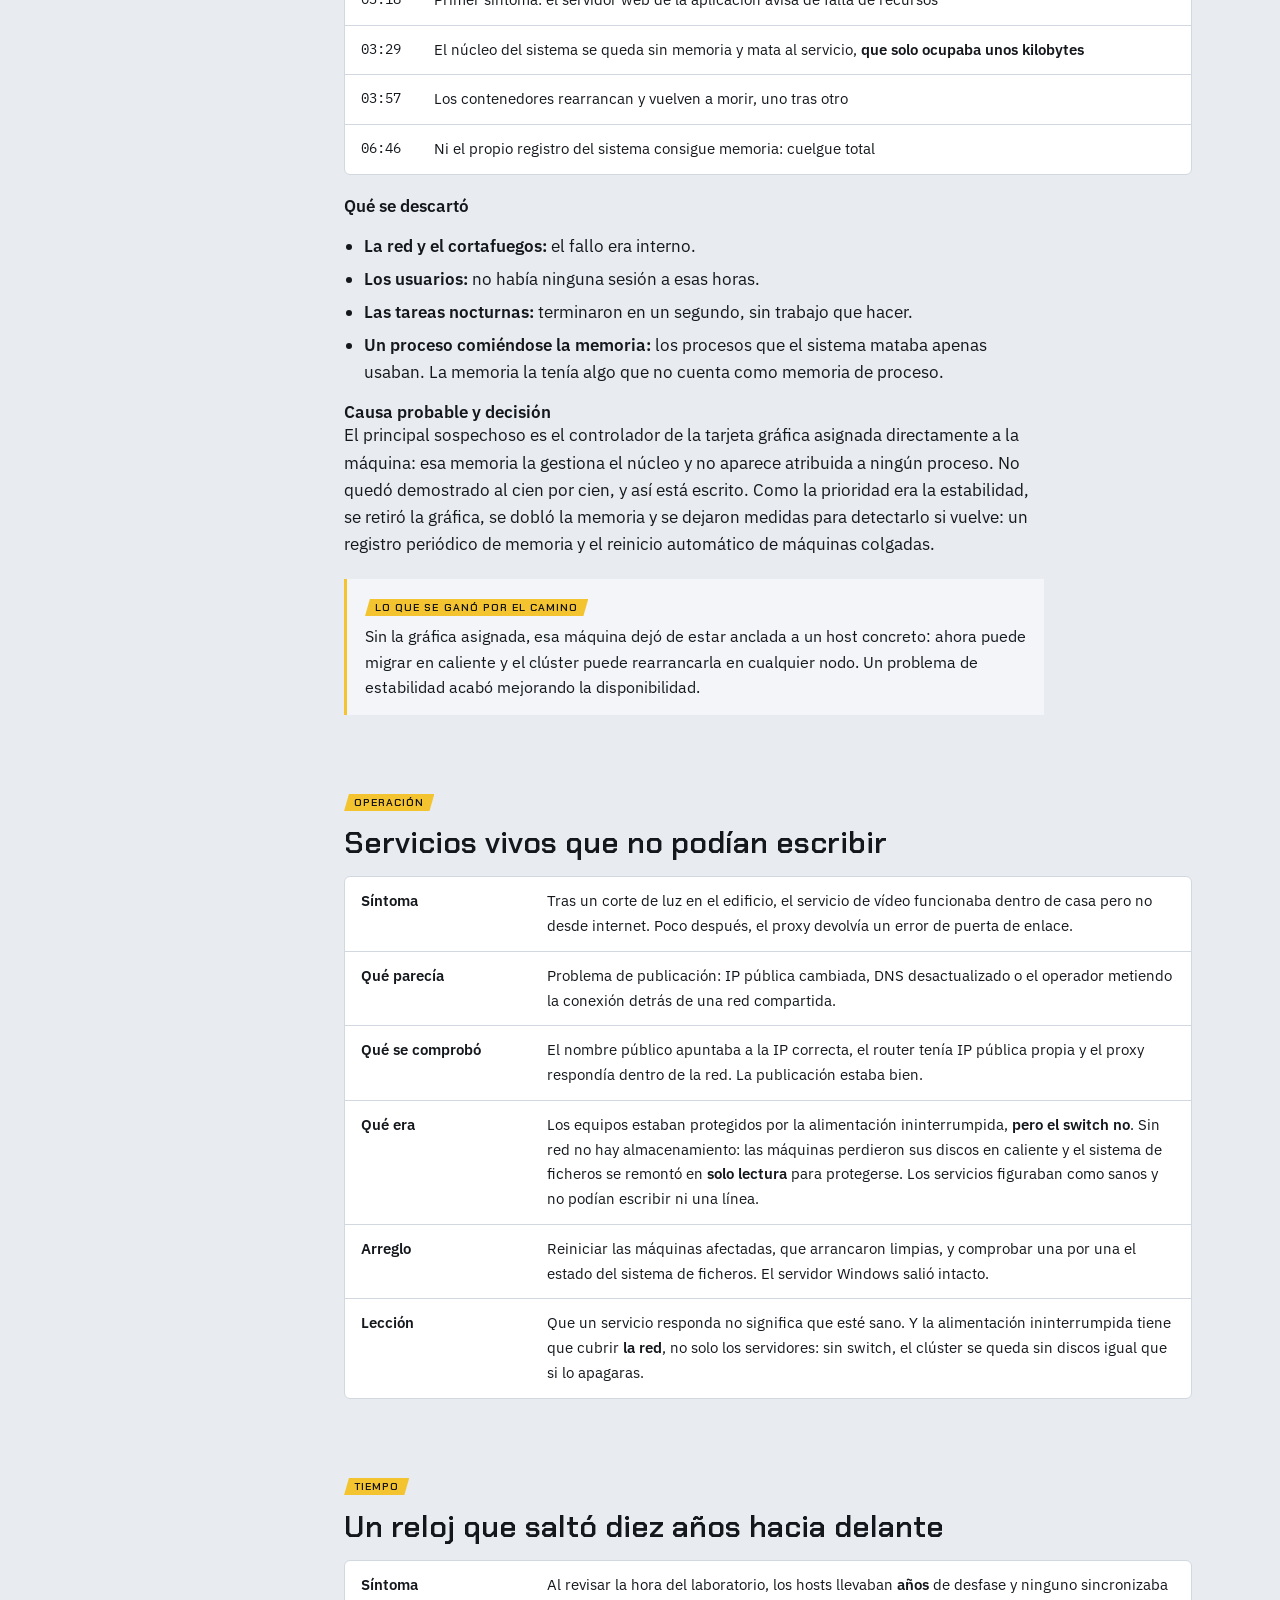
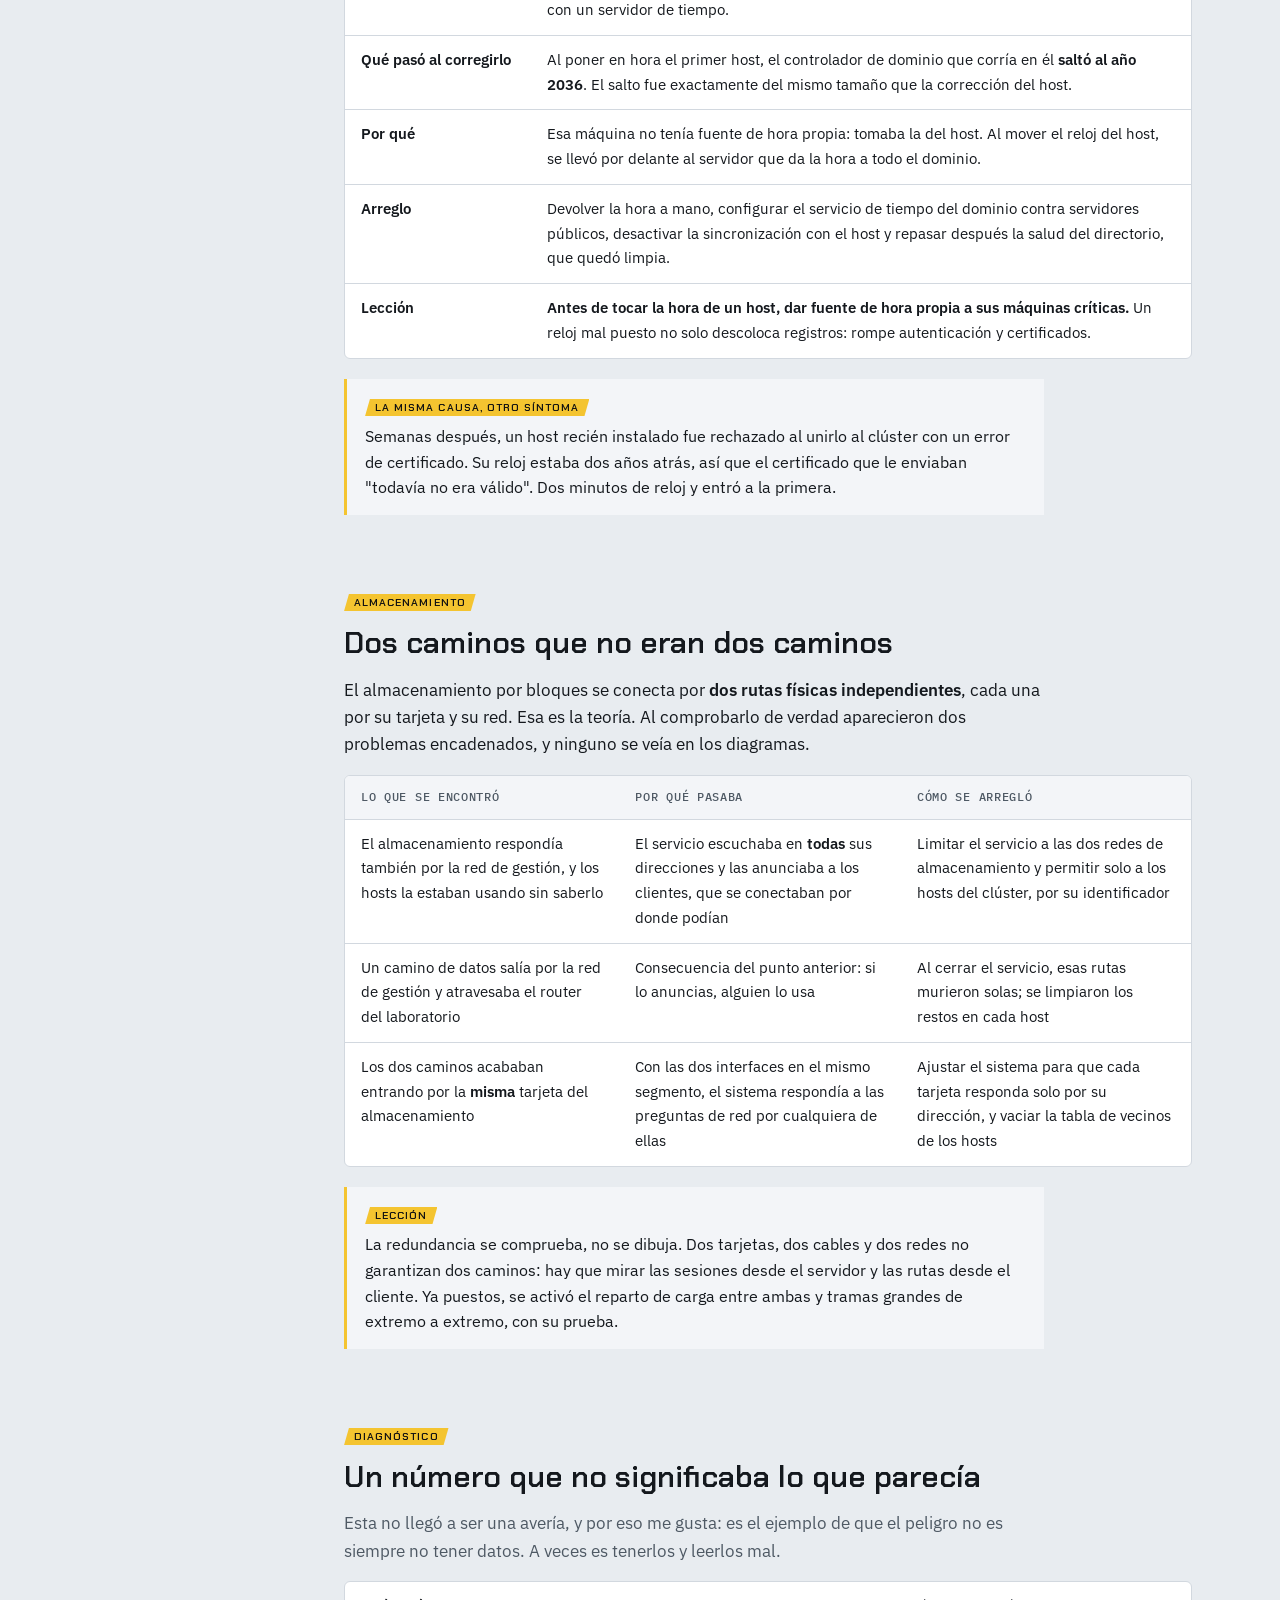
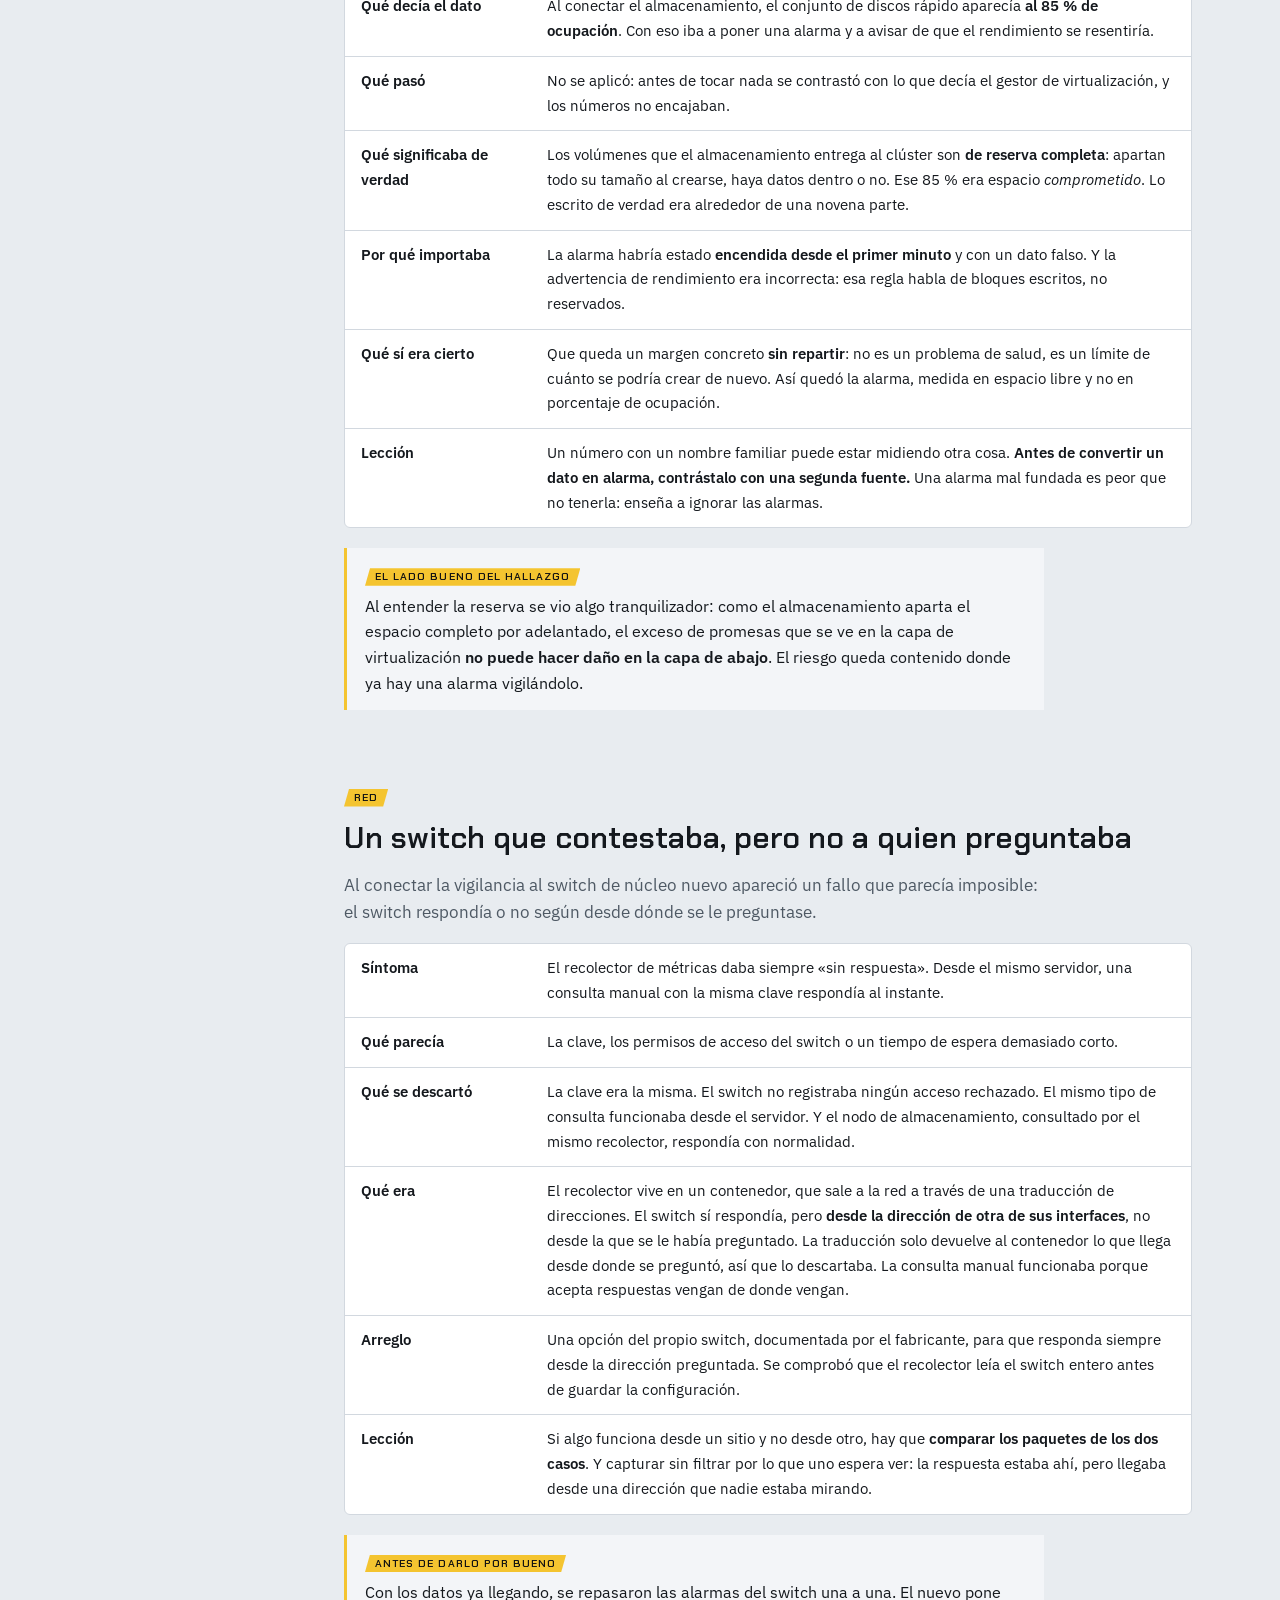
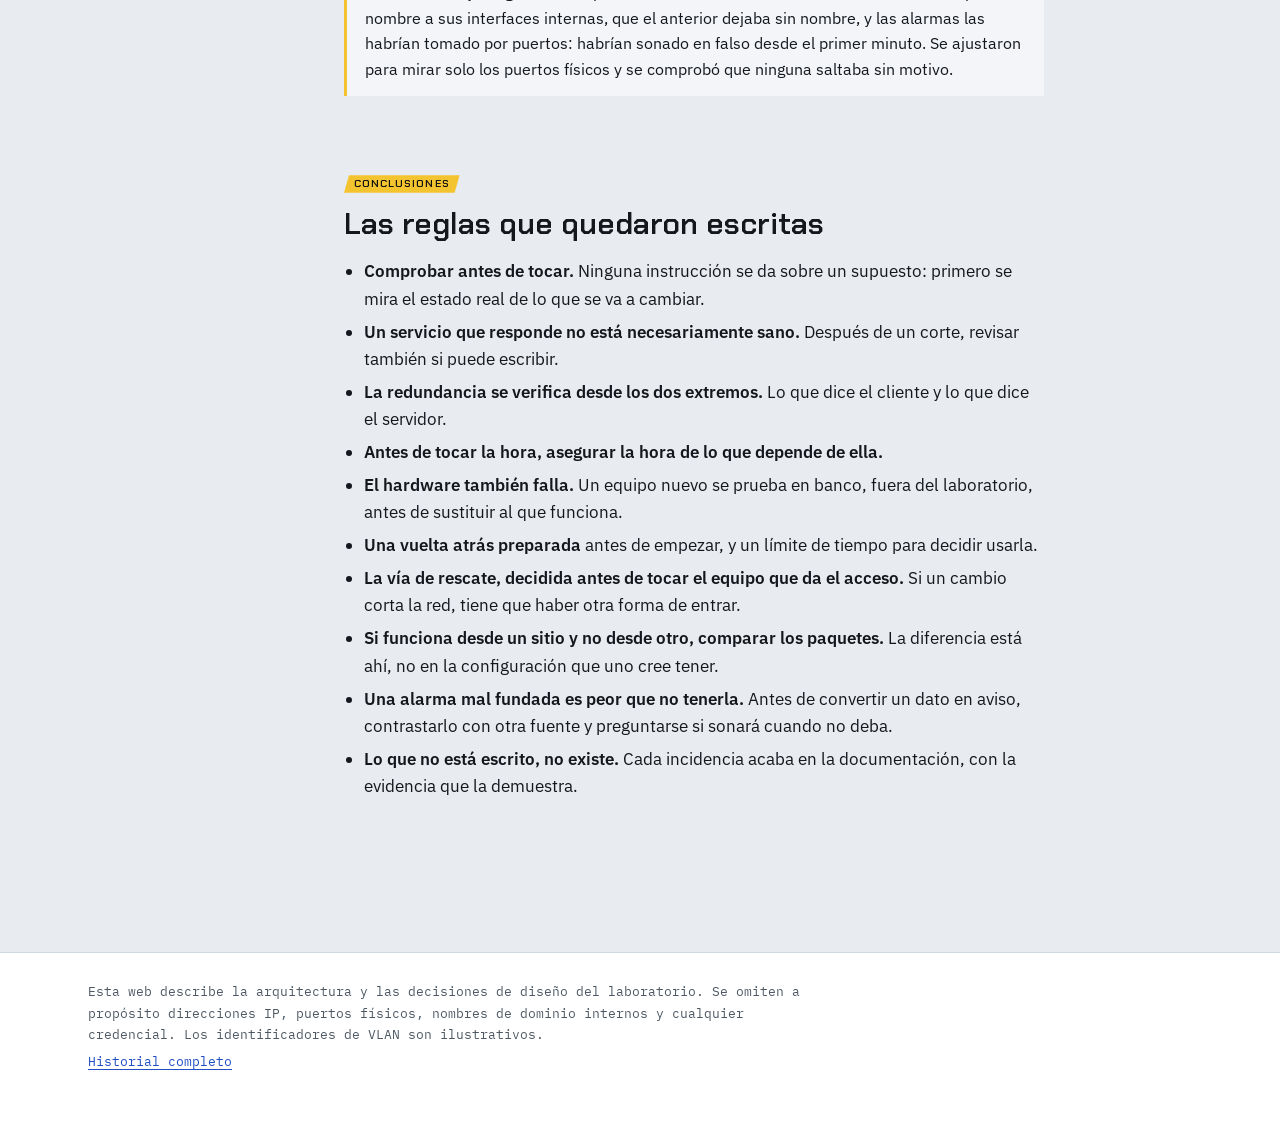
<file: incidencias.html>
<!DOCTYPE html>
<html lang="es">
<head>
<meta charset="utf-8">
<meta name="viewport" content="width=device-width, initial-scale=1">
<title>Homelab ESXi · Incidencias</title>
<meta name="description" content="Fallos reales del laboratorio y cómo se resolvieron: síntoma, qué parecía, causa real, arreglo y la regla que quedó para la próxima vez.">
<link rel="icon" href="data:image/svg+xml,%3Csvg xmlns='http://www.w3.org/2000/svg' viewBox='0 0 32 32'%3E%3Crect width='32' height='32' rx='6' fill='%23161B21'/%3E%3Ccircle cx='16' cy='16' r='7' fill='%232FBF71'/%3E%3C/svg%3E">
<link rel="preconnect" href="https://fonts.googleapis.com">
<link rel="preconnect" href="https://fonts.gstatic.com" crossorigin>
<link href="https://fonts.googleapis.com/css2?family=Chakra+Petch:wght@500;600&family=IBM+Plex+Mono:wght@400;500&family=IBM+Plex+Sans:wght@400;500;600&display=swap" rel="stylesheet">
<link rel="stylesheet" href="assets/site.css">
</head>
<body>
<a class="skip" href="#contenido">Saltar al contenido</a>

<nav class="sitenav" aria-label="Secciones del sitio">
  <div class="sitenav-inner">
    <a class="brand" href="index.html"><span class="led led--on" aria-hidden="true"></span><span>Homelab ESXi</span></a>
    <div class="navlinks">
      <a href="index.html">Arquitectura</a>
      <a href="maquinas.html">Máquinas</a>
      <a href="red.html">Red</a>
      <a href="almacenamiento.html">Almacenamiento</a>
      <a href="computo.html">Clúster</a>
      <a href="publicacion.html">Publicación</a>
      <a href="incidencias.html" aria-current="page">Incidencias</a>
      <a href="changelog.html">Evolución</a>
    </div>
  </div>
</nav>

<header class="masthead">
  <div class="masthead-inner">
    <span class="tape">Incidencias · Diagnóstico</span>
    <h1>Lo que se ha roto, y cómo se encontró la causa</h1>
    <p class="lede">
      Un laboratorio donde nunca falla nada es un laboratorio donde no se toca nada. Aquí está lo que se
      rompió de verdad: el síntoma, lo que parecía al principio, lo que era, cómo se arregló y la regla
      que quedó escrita para la próxima vez.
    </p>
  </div>
</header>

<div class="layout">
  <nav class="toc" id="toc" aria-label="En esta página">
    <a href="#metodo">Cómo se diagnostica</a>
    <a href="#memoria">Sin memoria de madrugada</a>
    <a href="#apagon">Vivos pero sin poder escribir</a>
    <a href="#relojes">Un reloj en 2036</a>
    <a href="#almacenamiento">Caminos donde no tocaba</a>
    <a href="#numero">Un número que engañaba</a>
    <a href="#snmp">Respuestas desde otra puerta</a>
    <a href="#reglas">Las reglas que quedaron</a>
  </nav>

  <main id="contenido">

    <section id="metodo">
      <span class="tape tape--small">Método</span>
      <h2>Siempre igual: acotar antes de tocar</h2>
      <p class="intro">
        El orden importa más que la intuición. Casi todas estas incidencias se resolvieron con la misma
        secuencia, y casi todas empezaron con una hipótesis equivocada.
      </p>
      <ol class="path">
        <li><strong>Reproducir y delimitar</strong><span>¿Falla desde fuera y desde dentro? ¿Para todos o para uno? Cada respuesta descarta media infraestructura.</span></li>
        <li><strong>Comprobar, no suponer</strong><span>Un comando que devuelve un dato vale más que una pantalla de configuración que dice lo que debería pasar.</span></li>
        <li><strong>Mirar desde los dos extremos</strong><span>El cliente dice una cosa y el servidor otra; la verdad suele estar en el contraste.</span></li>
        <li><strong>Un cambio cada vez</strong><span>Con dos cambios a la vez no se sabe cuál arregló (o rompió) nada.</span></li>
        <li><strong>Dejarlo escrito</strong><span>Síntoma, causa y evidencia. La memoria se borra; la documentación no.</span></li>
      </ol>
    </section>

    <section id="memoria">
      <span class="tape tape--small">Postmortem</span>
      <h2>El servidor multimedia se quedó sin memoria de madrugada</h2>
      <p class="intro">
        Una mañana el servicio no respondía: ni desde internet, ni desde casa, ni por consola remota.
        Nadie lo estaba usando a esas horas.
      </p>
      <div class="prose">
        <h3>Acotar</h3>
        <p>
          Desde la red de administración respondían la puerta de enlace del segmento y el almacenamiento,
          pero no la máquina. El problema estaba dentro de ella, no en la red. En la gestión del clúster
          figuraba encendida, pero sin responder por el canal interno que no usa la red: el sistema
          operativo estaba colgado.
        </p>
        <p>Tras un reinicio forzado, los registros del arranque anterior contaron la historia.</p>
      </div>
      <div class="panel scroll-x">
        <table class="datatable">
          <thead><tr><th>Hora</th><th>Qué registra el sistema</th></tr></thead>
          <tbody>
            <tr><td class="mono">03:09</td><td>Única anomalía previa: una tarea del controlador gráfico acapara la CPU buscando pantallas que no existen</td></tr>
            <tr><td class="mono">03:18</td><td>Primer síntoma: el servidor web de la aplicación avisa de falta de recursos</td></tr>
            <tr><td class="mono">03:29</td><td>El núcleo del sistema se queda sin memoria y mata al servicio, <strong>que solo ocupaba unos kilobytes</strong></td></tr>
            <tr><td class="mono">03:57</td><td>Los contenedores rearrancan y vuelven a morir, uno tras otro</td></tr>
            <tr><td class="mono">06:46</td><td>Ni el propio registro del sistema consigue memoria: cuelgue total</td></tr>
          </tbody>
        </table>
      </div>
      <div class="prose" style="margin-top:22px">
        <h3>Qué se descartó</h3>
        <ul>
          <li><strong>La red y el cortafuegos:</strong> el fallo era interno.</li>
          <li><strong>Los usuarios:</strong> no había ninguna sesión a esas horas.</li>
          <li><strong>Las tareas nocturnas:</strong> terminaron en un segundo, sin trabajo que hacer.</li>
          <li><strong>Un proceso comiéndose la memoria:</strong> los procesos que el sistema mataba apenas usaban. La memoria la tenía algo que no cuenta como memoria de proceso.</li>
        </ul>
        <h3>Causa probable y decisión</h3>
        <p>
          El principal sospechoso es el controlador de la tarjeta gráfica asignada directamente a la
          máquina: esa memoria la gestiona el núcleo y no aparece atribuida a ningún proceso. No quedó
          demostrado al cien por cien, y así está escrito. Como la prioridad era la estabilidad, se retiró
          la gráfica, se dobló la memoria y se dejaron medidas para detectarlo si vuelve: un registro
          periódico de memoria y el reinicio automático de máquinas colgadas.
        </p>
      </div>
      <div class="note">
        <span class="tape tape--small">Lo que se ganó por el camino</span>
        <p>Sin la gráfica asignada, esa máquina dejó de estar anclada a un host concreto: ahora puede
          migrar en caliente y el clúster puede rearrancarla en cualquier nodo. Un problema de estabilidad
          acabó mejorando la disponibilidad.</p>
      </div>
    </section>

    <section id="apagon">
      <span class="tape tape--small">Operación</span>
      <h2>Servicios vivos que no podían escribir</h2>
      <div class="panel scroll-x">
        <table class="datatable">
          <tbody>
            <tr><td style="width:22%"><strong>Síntoma</strong></td><td>Tras un corte de luz en el edificio, el servicio de vídeo funcionaba dentro de casa pero no desde internet. Poco después, el proxy devolvía un error de puerta de enlace.</td></tr>
            <tr><td><strong>Qué parecía</strong></td><td>Problema de publicación: IP pública cambiada, DNS desactualizado o el operador metiendo la conexión detrás de una red compartida.</td></tr>
            <tr><td><strong>Qué se comprobó</strong></td><td>El nombre público apuntaba a la IP correcta, el router tenía IP pública propia y el proxy respondía dentro de la red. La publicación estaba bien.</td></tr>
            <tr><td><strong>Qué era</strong></td><td>Los equipos estaban protegidos por la alimentación ininterrumpida, <strong>pero el switch no</strong>. Sin red no hay almacenamiento: las máquinas perdieron sus discos en caliente y el sistema de ficheros se remontó en <strong>solo lectura</strong> para protegerse. Los servicios figuraban como sanos y no podían escribir ni una línea.</td></tr>
            <tr><td><strong>Arreglo</strong></td><td>Reiniciar las máquinas afectadas, que arrancaron limpias, y comprobar una por una el estado del sistema de ficheros. El servidor Windows salió intacto.</td></tr>
            <tr><td><strong>Lección</strong></td><td>Que un servicio responda no significa que esté sano. Y la alimentación ininterrumpida tiene que cubrir <strong>la red</strong>, no solo los servidores: sin switch, el clúster se queda sin discos igual que si lo apagaras.</td></tr>
          </tbody>
        </table>
      </div>
    </section>

    <section id="relojes">
      <span class="tape tape--small">Tiempo</span>
      <h2>Un reloj que saltó diez años hacia delante</h2>
      <div class="panel scroll-x">
        <table class="datatable">
          <tbody>
            <tr><td style="width:22%"><strong>Síntoma</strong></td><td>Al revisar la hora del laboratorio, los hosts llevaban <strong>años</strong> de desfase y ninguno sincronizaba con un servidor de tiempo.</td></tr>
            <tr><td><strong>Qué pasó al corregirlo</strong></td><td>Al poner en hora el primer host, el controlador de dominio que corría en él <strong>saltó al año 2036</strong>. El salto fue exactamente del mismo tamaño que la corrección del host.</td></tr>
            <tr><td><strong>Por qué</strong></td><td>Esa máquina no tenía fuente de hora propia: tomaba la del host. Al mover el reloj del host, se llevó por delante al servidor que da la hora a todo el dominio.</td></tr>
            <tr><td><strong>Arreglo</strong></td><td>Devolver la hora a mano, configurar el servicio de tiempo del dominio contra servidores públicos, desactivar la sincronización con el host y repasar después la salud del directorio, que quedó limpia.</td></tr>
            <tr><td><strong>Lección</strong></td><td><strong>Antes de tocar la hora de un host, dar fuente de hora propia a sus máquinas críticas.</strong> Un reloj mal puesto no solo descoloca registros: rompe autenticación y certificados.</td></tr>
          </tbody>
        </table>
      </div>
      <div class="note">
        <span class="tape tape--small">La misma causa, otro síntoma</span>
        <p>Semanas después, un host recién instalado fue rechazado al unirlo al clúster con un error de
          certificado. Su reloj estaba dos años atrás, así que el certificado que le enviaban "todavía no
          era válido". Dos minutos de reloj y entró a la primera.</p>
      </div>
    </section>

    <section id="almacenamiento">
      <span class="tape tape--small">Almacenamiento</span>
      <h2>Dos caminos que no eran dos caminos</h2>
      <div class="prose">
        <p>
          El almacenamiento por bloques se conecta por <strong>dos rutas físicas independientes</strong>,
          cada una por su tarjeta y su red. Esa es la teoría. Al comprobarlo de verdad aparecieron dos
          problemas encadenados, y ninguno se veía en los diagramas.
        </p>
      </div>
      <div class="panel scroll-x">
        <table class="datatable">
          <thead><tr><th>Lo que se encontró</th><th>Por qué pasaba</th><th>Cómo se arregló</th></tr></thead>
          <tbody>
            <tr>
              <td>El almacenamiento respondía también por la red de gestión, y los hosts la estaban usando sin saberlo</td>
              <td>El servicio escuchaba en <strong>todas</strong> sus direcciones y las anunciaba a los clientes, que se conectaban por donde podían</td>
              <td>Limitar el servicio a las dos redes de almacenamiento y permitir solo a los hosts del clúster, por su identificador</td>
            </tr>
            <tr>
              <td>Un camino de datos salía por la red de gestión y atravesaba el router del laboratorio</td>
              <td>Consecuencia del punto anterior: si lo anuncias, alguien lo usa</td>
              <td>Al cerrar el servicio, esas rutas murieron solas; se limpiaron los restos en cada host</td>
            </tr>
            <tr>
              <td>Los dos caminos acababan entrando por la <strong>misma</strong> tarjeta del almacenamiento</td>
              <td>Con las dos interfaces en el mismo segmento, el sistema respondía a las preguntas de red por cualquiera de ellas</td>
              <td>Ajustar el sistema para que cada tarjeta responda solo por su dirección, y vaciar la tabla de vecinos de los hosts</td>
            </tr>
          </tbody>
        </table>
      </div>
      <div class="note">
        <span class="tape tape--small">Lección</span>
        <p>La redundancia se comprueba, no se dibuja. Dos tarjetas, dos cables y dos redes no garantizan dos
          caminos: hay que mirar las sesiones desde el servidor y las rutas desde el cliente. Ya puestos, se
          activó el reparto de carga entre ambas y tramas grandes de extremo a extremo, con su prueba.</p>
      </div>
    </section>

    <section id="numero">
      <span class="tape tape--small">Diagnóstico</span>
      <h2>Un número que no significaba lo que parecía</h2>
      <p class="intro">
        Esta no llegó a ser una avería, y por eso me gusta: es el ejemplo de que el peligro no es siempre
        no tener datos. A veces es tenerlos y leerlos mal.
      </p>
      <div class="panel scroll-x">
        <table class="datatable">
          <tbody>
            <tr><td style="width:22%"><strong>Qué decía el dato</strong></td><td>Al conectar el almacenamiento, el conjunto de discos rápido aparecía <strong>al 85 % de ocupación</strong>. Con eso iba a poner una alarma y a avisar de que el rendimiento se resentiría.</td></tr>
            <tr><td><strong>Qué pasó</strong></td><td>No se aplicó: antes de tocar nada se contrastó con lo que decía el gestor de virtualización, y los números no encajaban.</td></tr>
            <tr><td><strong>Qué significaba de verdad</strong></td><td>Los volúmenes que el almacenamiento entrega al clúster son <strong>de reserva completa</strong>: apartan todo su tamaño al crearse, haya datos dentro o no. Ese 85 % era espacio <em>comprometido</em>. Lo escrito de verdad era alrededor de una novena parte.</td></tr>
            <tr><td><strong>Por qué importaba</strong></td><td>La alarma habría estado <strong>encendida desde el primer minuto</strong> y con un dato falso. Y la advertencia de rendimiento era incorrecta: esa regla habla de bloques escritos, no reservados.</td></tr>
            <tr><td><strong>Qué sí era cierto</strong></td><td>Que queda un margen concreto <strong>sin repartir</strong>: no es un problema de salud, es un límite de cuánto se podría crear de nuevo. Así quedó la alarma, medida en espacio libre y no en porcentaje de ocupación.</td></tr>
            <tr><td><strong>Lección</strong></td><td>Un número con un nombre familiar puede estar midiendo otra cosa. <strong>Antes de convertir un dato en alarma, contrástalo con una segunda fuente.</strong> Una alarma mal fundada es peor que no tenerla: enseña a ignorar las alarmas.</td></tr>
          </tbody>
        </table>
      </div>
      <div class="note">
        <span class="tape tape--small">El lado bueno del hallazgo</span>
        <p>Al entender la reserva se vio algo tranquilizador: como el almacenamiento aparta el espacio completo
          por adelantado, el exceso de promesas que se ve en la capa de virtualización <strong>no puede hacer
          daño en la capa de abajo</strong>. El riesgo queda contenido donde ya hay una alarma vigilándolo.</p>
      </div>
    </section>

    <section id="snmp">
      <span class="tape tape--small">Red</span>
      <h2>Un switch que contestaba, pero no a quien preguntaba</h2>
      <p class="intro">
        Al conectar la vigilancia al switch de núcleo nuevo apareció un fallo que parecía imposible:
        el switch respondía o no según desde dónde se le preguntase.
      </p>
      <div class="panel scroll-x">
        <table class="datatable">
          <tbody>
            <tr><td style="width:22%"><strong>Síntoma</strong></td><td>El recolector de métricas daba siempre «sin respuesta». Desde el mismo servidor, una consulta manual con la misma clave respondía al instante.</td></tr>
            <tr><td><strong>Qué parecía</strong></td><td>La clave, los permisos de acceso del switch o un tiempo de espera demasiado corto.</td></tr>
            <tr><td><strong>Qué se descartó</strong></td><td>La clave era la misma. El switch no registraba ningún acceso rechazado. El mismo tipo de consulta funcionaba desde el servidor. Y el nodo de almacenamiento, consultado por el mismo recolector, respondía con normalidad.</td></tr>
            <tr><td><strong>Qué era</strong></td><td>El recolector vive en un contenedor, que sale a la red a través de una traducción de direcciones. El switch sí respondía, pero <strong>desde la dirección de otra de sus interfaces</strong>, no desde la que se le había preguntado. La traducción solo devuelve al contenedor lo que llega desde donde se preguntó, así que lo descartaba. La consulta manual funcionaba porque acepta respuestas vengan de donde vengan.</td></tr>
            <tr><td><strong>Arreglo</strong></td><td>Una opción del propio switch, documentada por el fabricante, para que responda siempre desde la dirección preguntada. Se comprobó que el recolector leía el switch entero antes de guardar la configuración.</td></tr>
            <tr><td><strong>Lección</strong></td><td>Si algo funciona desde un sitio y no desde otro, hay que <strong>comparar los paquetes de los dos casos</strong>. Y capturar sin filtrar por lo que uno espera ver: la respuesta estaba ahí, pero llegaba desde una dirección que nadie estaba mirando.</td></tr>
          </tbody>
        </table>
      </div>
      <div class="note">
        <span class="tape tape--small">Antes de darlo por bueno</span>
        <p>Con los datos ya llegando, se repasaron las alarmas del switch una a una. El nuevo pone nombre a
          sus interfaces internas, que el anterior dejaba sin nombre, y las alarmas las habrían tomado por
          puertos: habrían sonado en falso desde el primer minuto. Se ajustaron para mirar solo los puertos
          físicos y se comprobó que ninguna saltaba sin motivo.</p>
      </div>
    </section>

    <section id="reglas">
      <span class="tape tape--small">Conclusiones</span>
      <h2>Las reglas que quedaron escritas</h2>
      <div class="prose">
        <ul>
          <li><strong>Comprobar antes de tocar.</strong> Ninguna instrucción se da sobre un supuesto: primero se mira el estado real de lo que se va a cambiar.</li>
          <li><strong>Un servicio que responde no está necesariamente sano.</strong> Después de un corte, revisar también si puede escribir.</li>
          <li><strong>La redundancia se verifica desde los dos extremos.</strong> Lo que dice el cliente y lo que dice el servidor.</li>
          <li><strong>Antes de tocar la hora, asegurar la hora de lo que depende de ella.</strong></li>
          <li><strong>El hardware también falla.</strong> Un equipo nuevo se prueba en banco, fuera del laboratorio, antes de sustituir al que funciona.</li>
          <li><strong>Una vuelta atrás preparada</strong> antes de empezar, y un límite de tiempo para decidir usarla.</li>
          <li><strong>La vía de rescate, decidida antes de tocar el equipo que da el acceso.</strong> Si un cambio corta la red, tiene que haber otra forma de entrar.</li>
          <li><strong>Si funciona desde un sitio y no desde otro, comparar los paquetes.</strong> La diferencia está ahí, no en la configuración que uno cree tener.</li>
          <li><strong>Una alarma mal fundada es peor que no tenerla.</strong> Antes de convertir un dato en aviso, contrastarlo con otra fuente y preguntarse si sonará cuando no deba.</li>
          <li><strong>Lo que no está escrito, no existe.</strong> Cada incidencia acaba en la documentación, con la evidencia que la demuestra.</li>
        </ul>
      </div>
    </section>

  </main>
</div>

<footer>
  <div class="footer-inner">
    <p>Esta web describe la arquitectura y las decisiones de diseño del laboratorio. Se omiten a propósito
      direcciones IP, puertos físicos, nombres de dominio internos y cualquier credencial. Los
      identificadores de VLAN son ilustrativos.</p>
    <p><a href="changelog.html">Historial completo</a></p>
  </div>
</footer>

<script src="assets/site.js"></script>
</body>
</html>
</file>
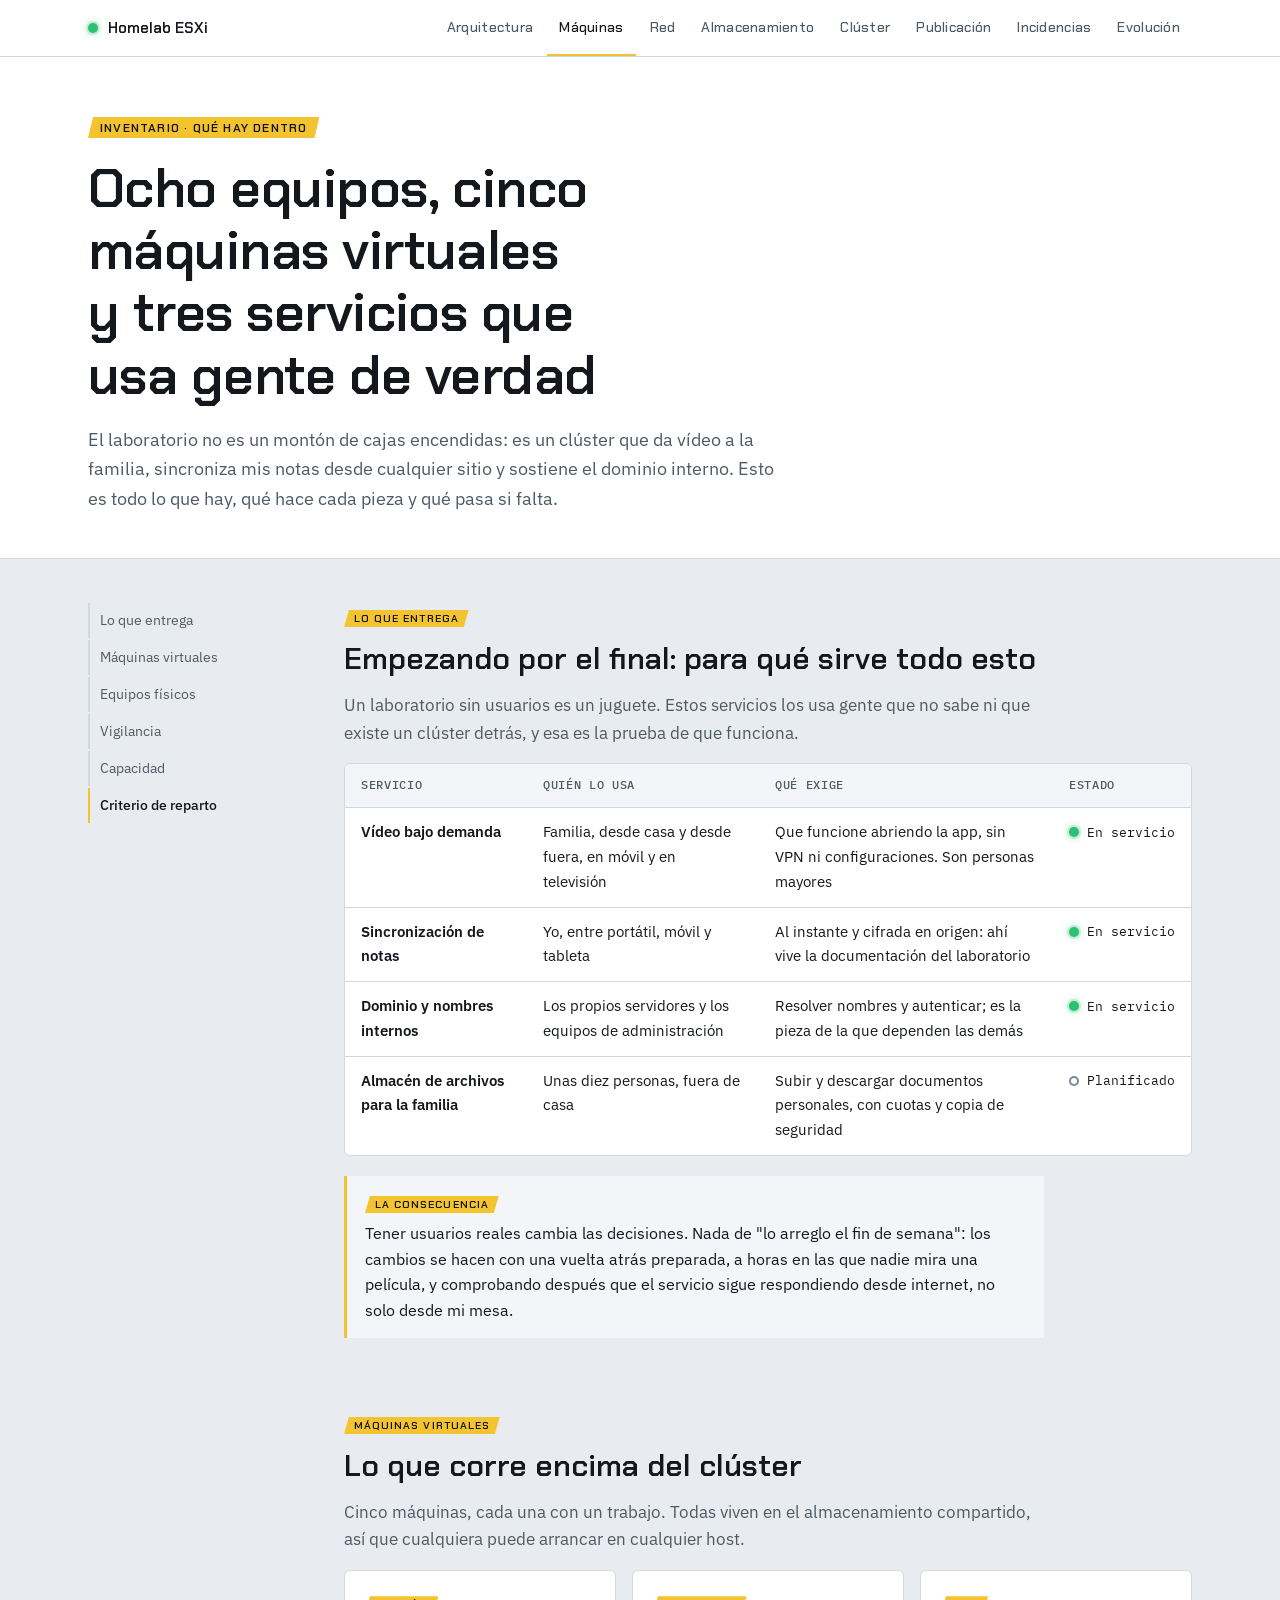
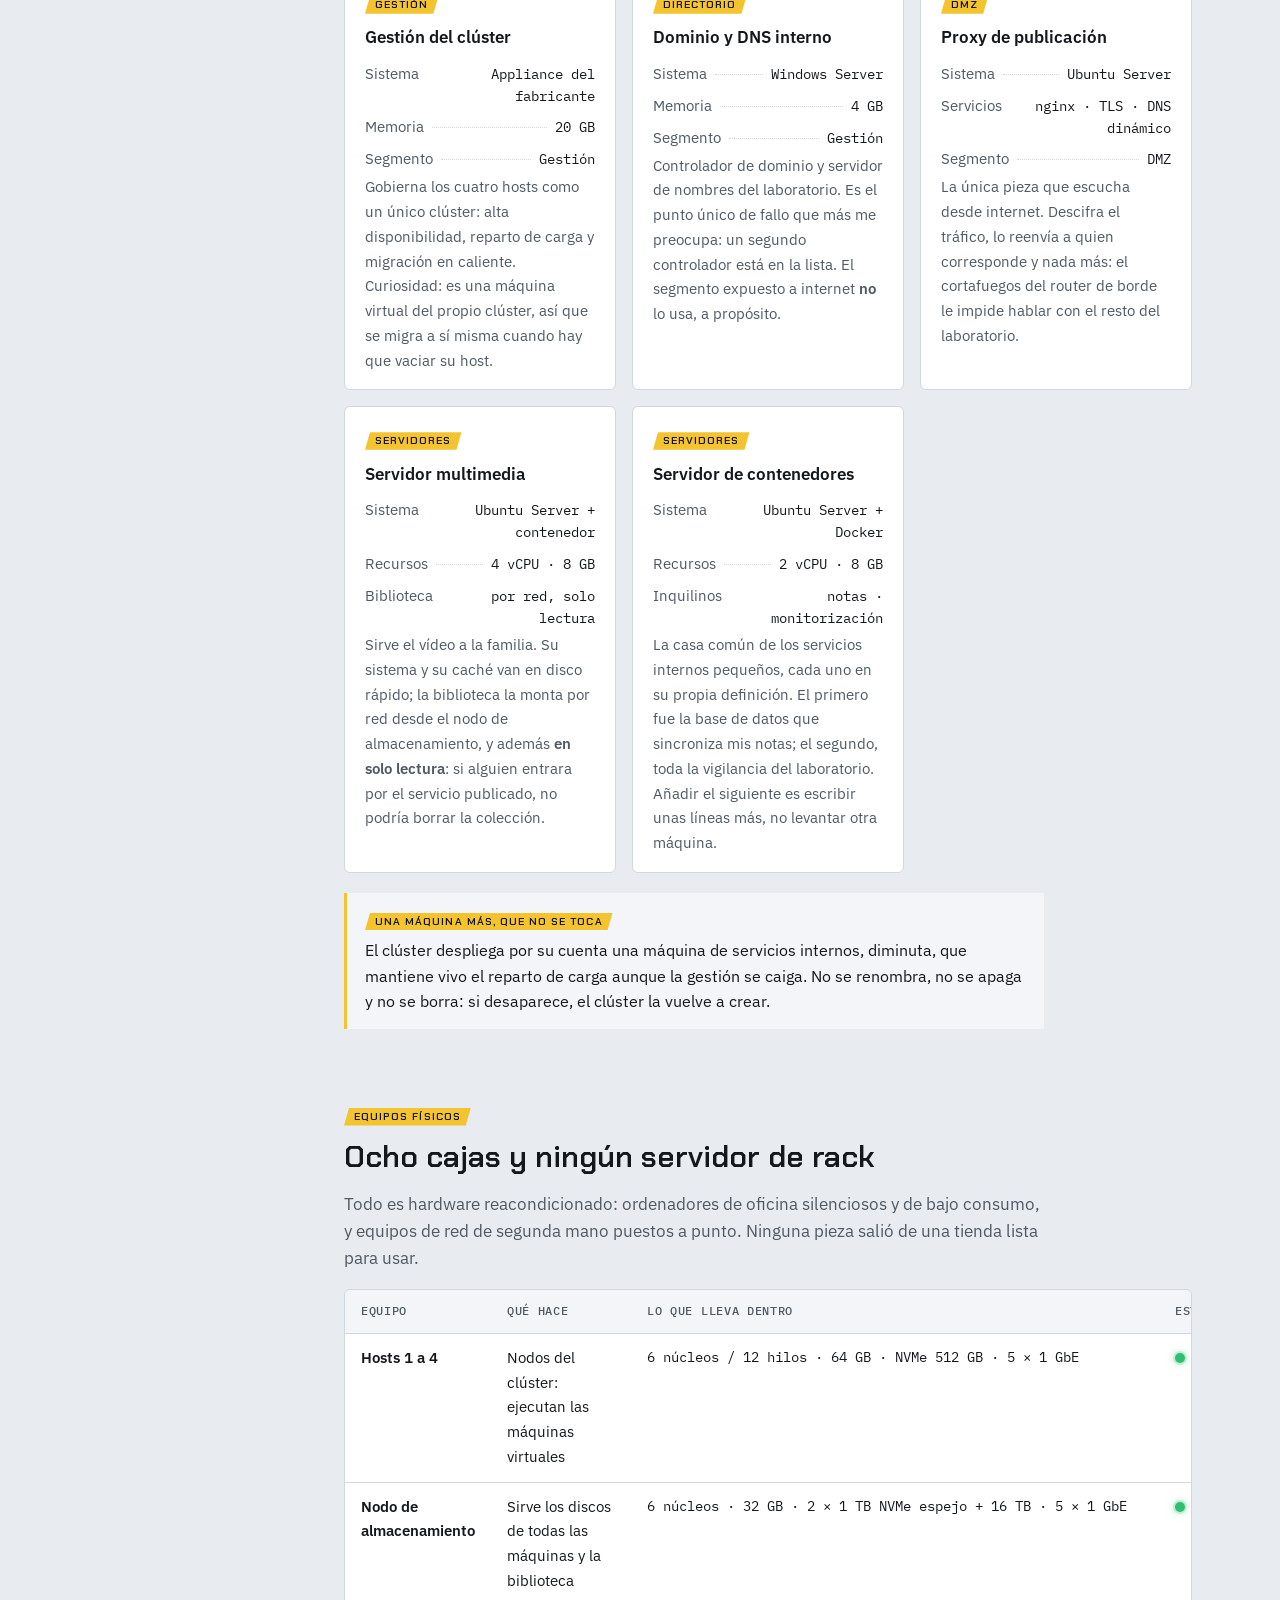
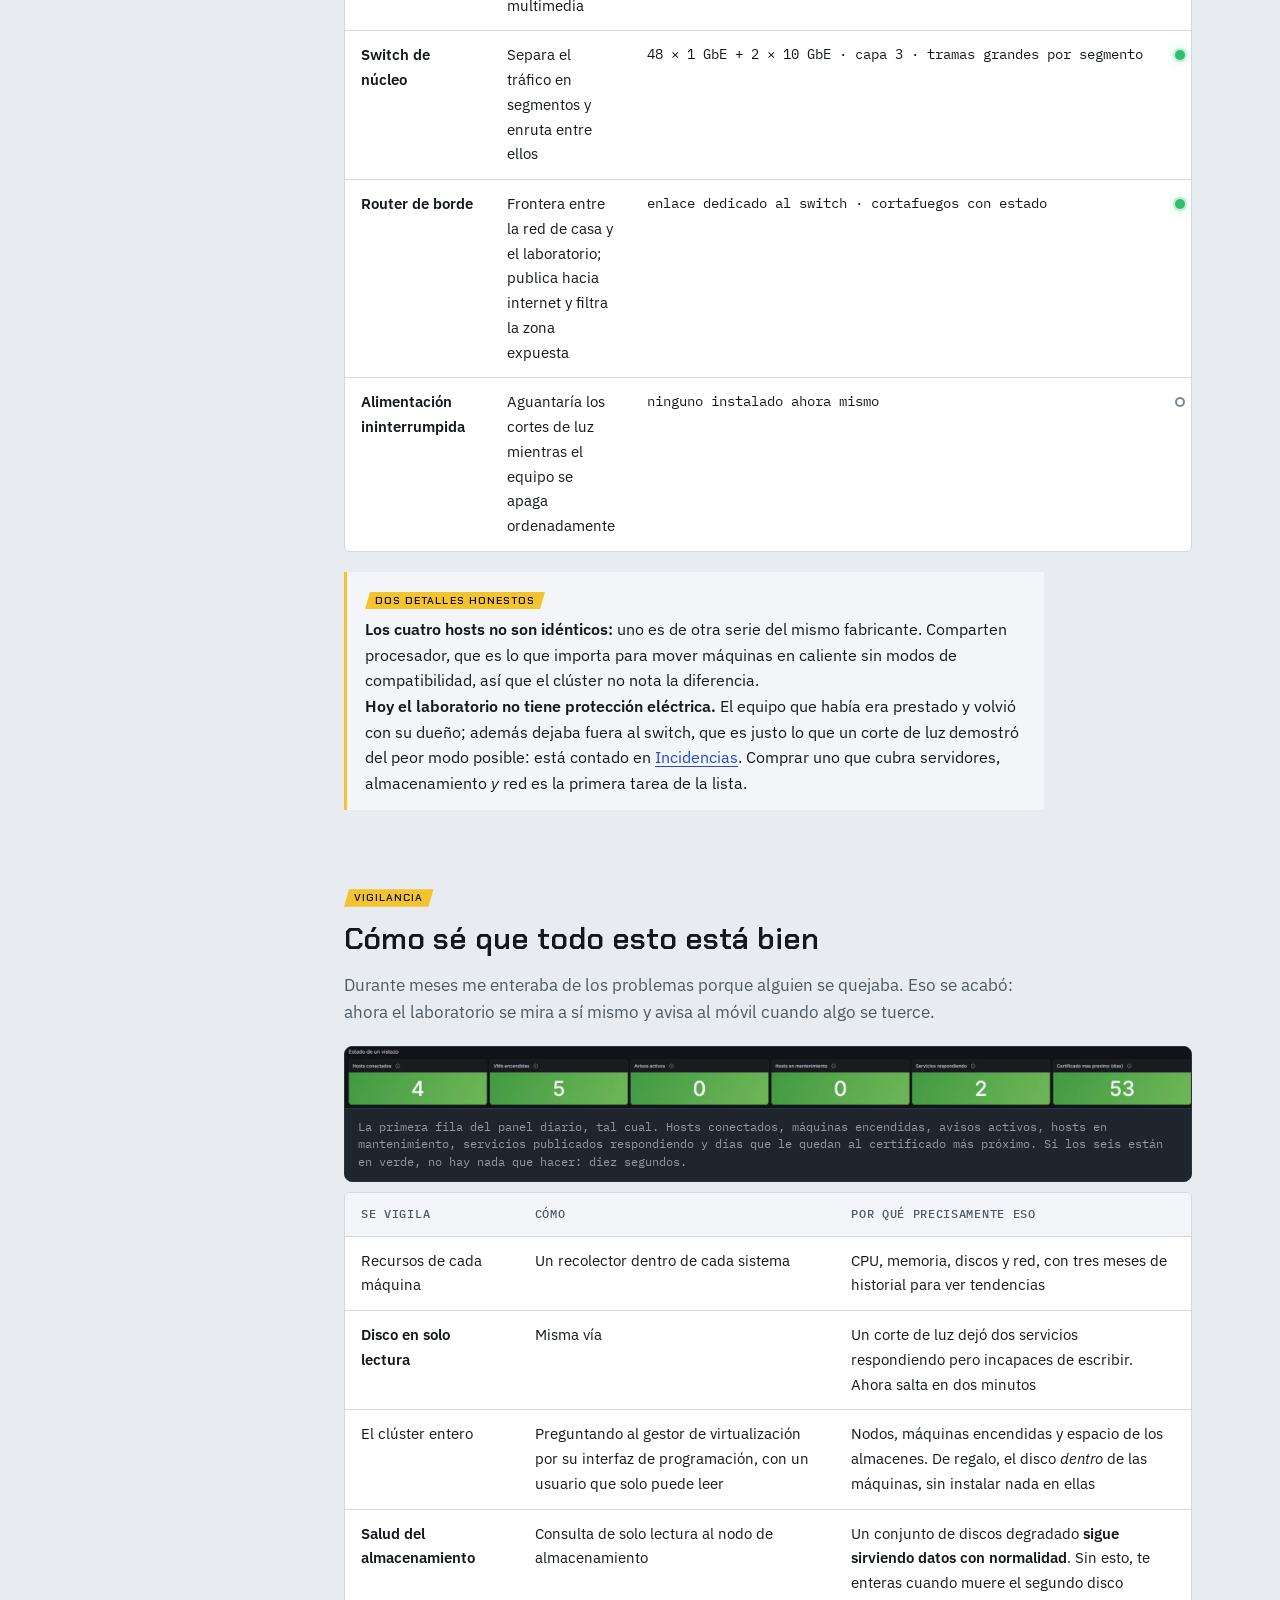
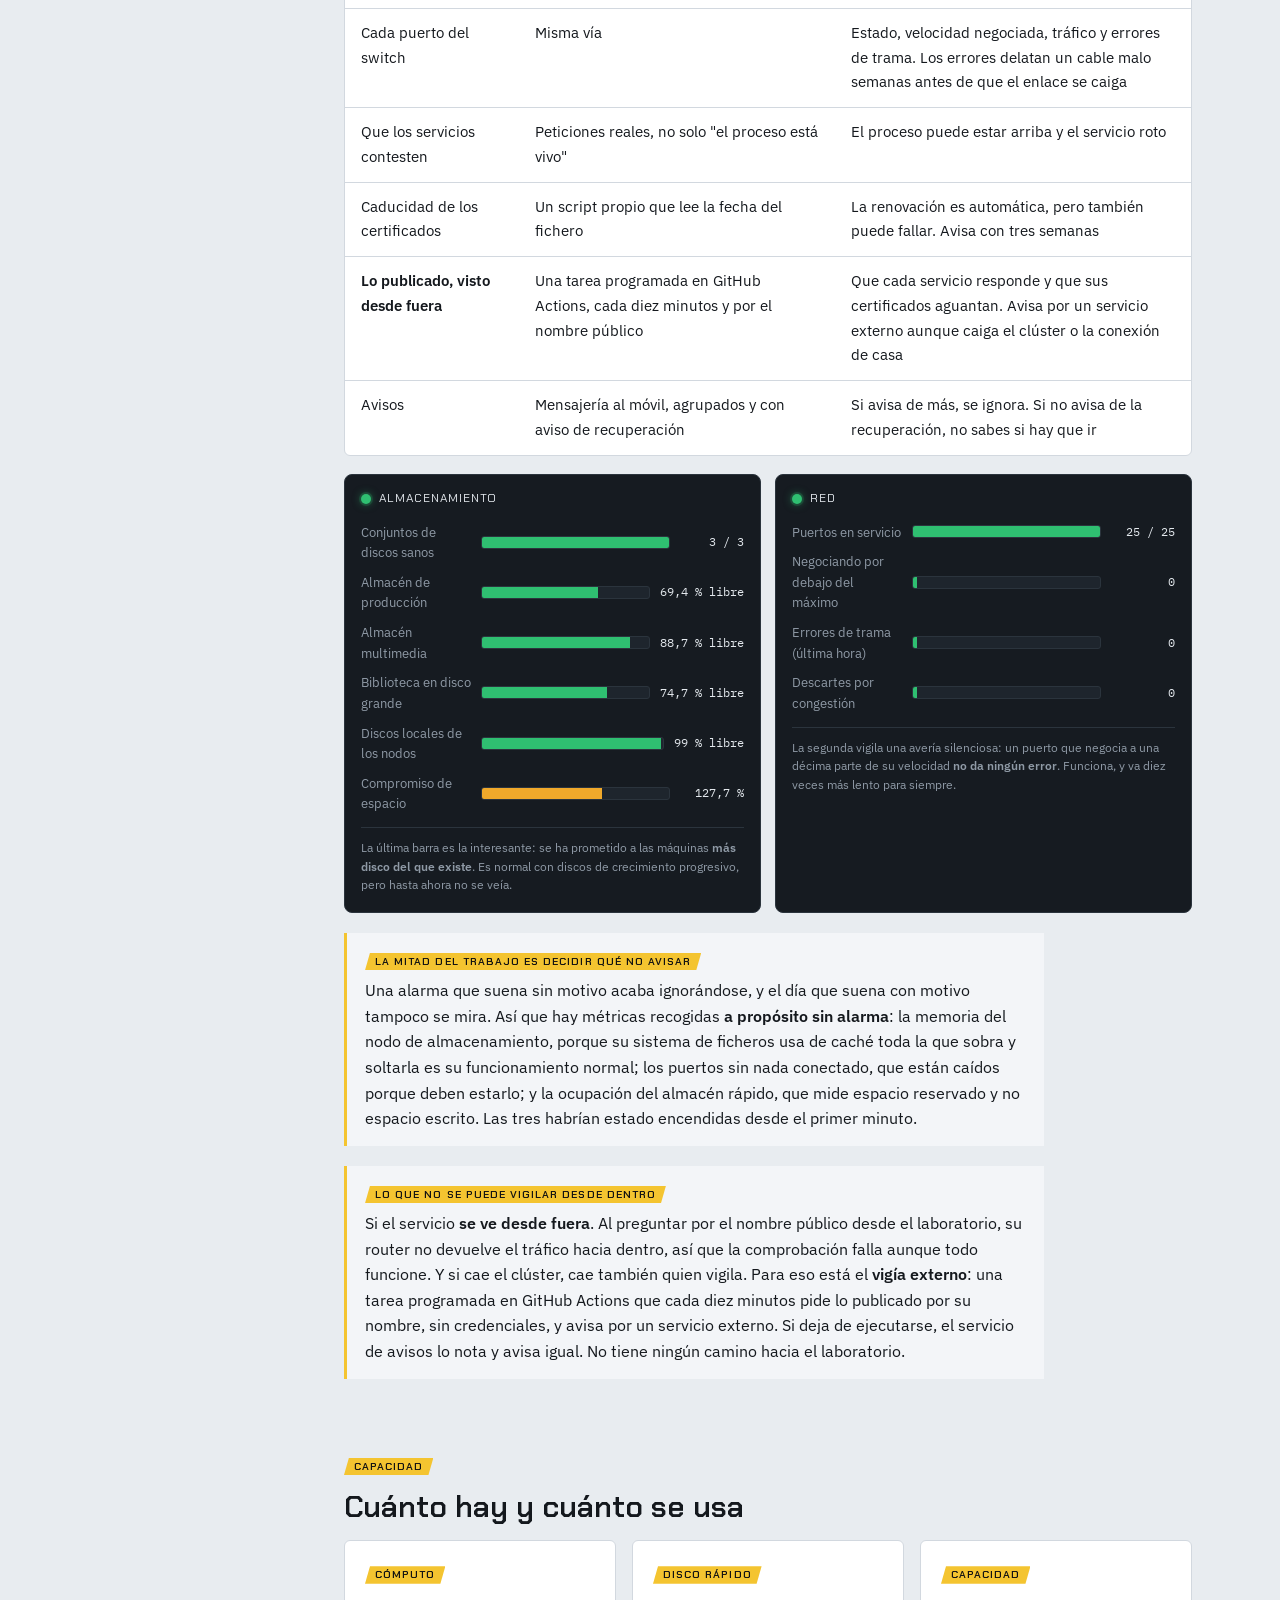
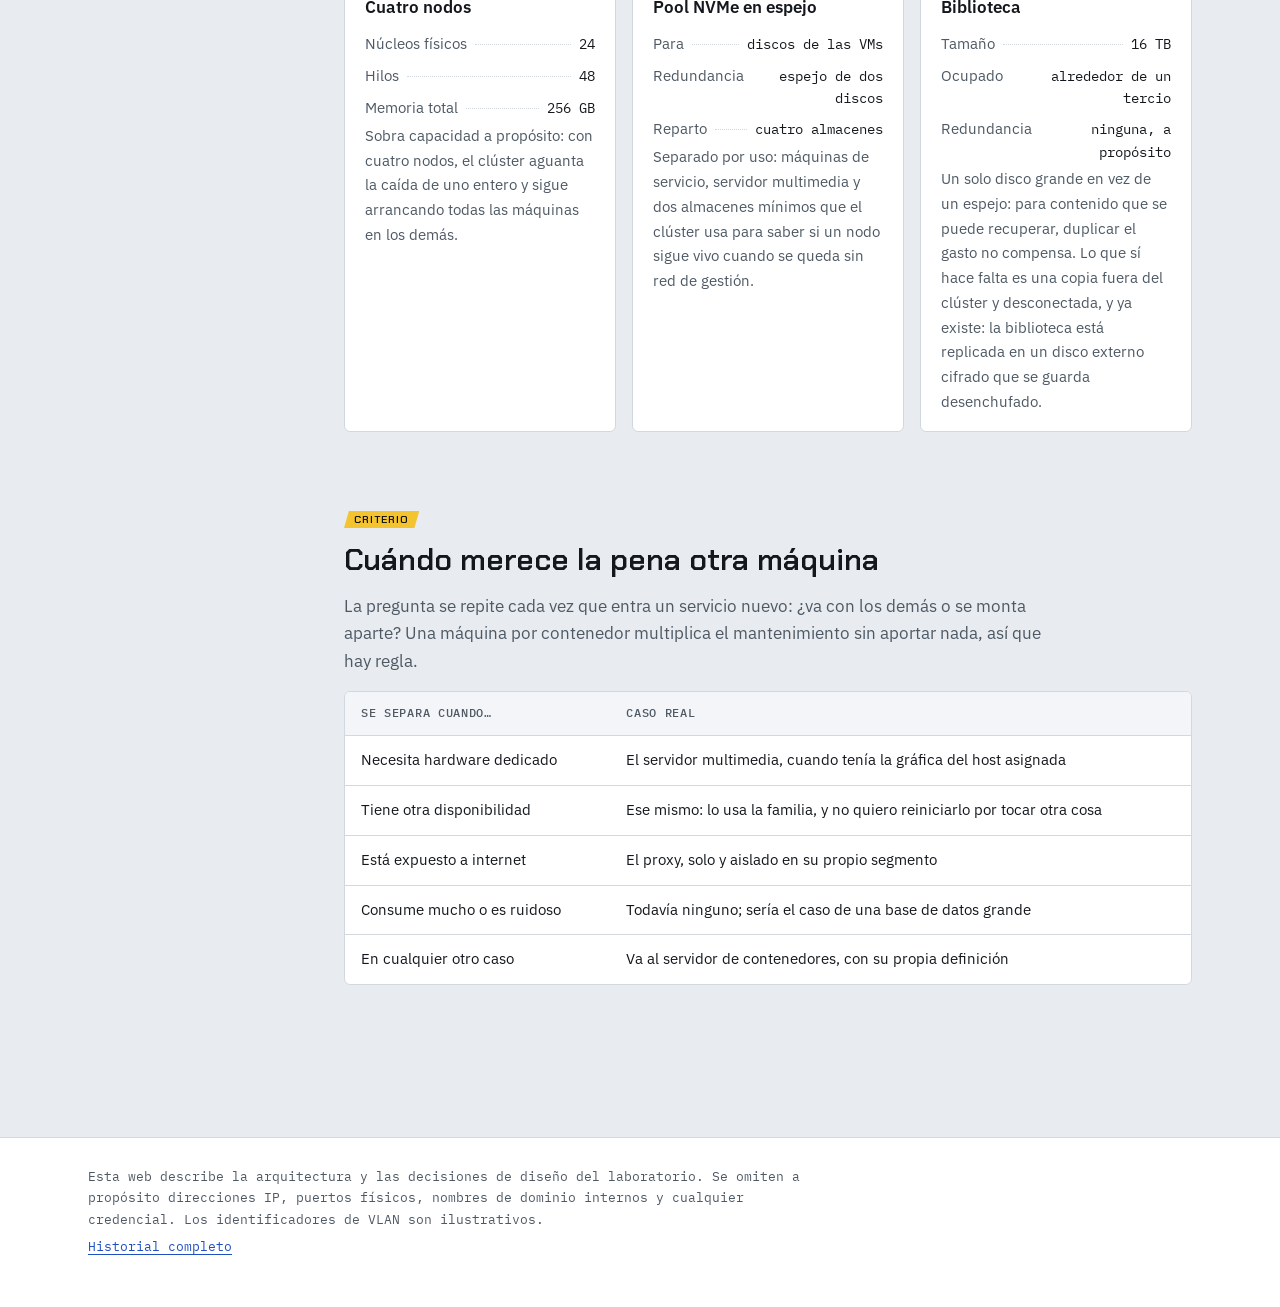
<file: maquinas.html>
<!DOCTYPE html>
<html lang="es">
<head>
<meta charset="utf-8">
<meta name="viewport" content="width=device-width, initial-scale=1">
<title>Homelab ESXi · Máquinas y servicios</title>
<meta name="description" content="Inventario del laboratorio: los equipos físicos, las máquinas virtuales que corren encima y lo que el clúster entrega de verdad a quien lo usa.">
<link rel="icon" href="data:image/svg+xml,%3Csvg xmlns='http://www.w3.org/2000/svg' viewBox='0 0 32 32'%3E%3Crect width='32' height='32' rx='6' fill='%23161B21'/%3E%3Ccircle cx='16' cy='16' r='7' fill='%232FBF71'/%3E%3C/svg%3E">
<link rel="preconnect" href="https://fonts.googleapis.com">
<link rel="preconnect" href="https://fonts.gstatic.com" crossorigin>
<link href="https://fonts.googleapis.com/css2?family=Chakra+Petch:wght@500;600&family=IBM+Plex+Mono:wght@400;500&family=IBM+Plex+Sans:wght@400;500;600&display=swap" rel="stylesheet">
<link rel="stylesheet" href="assets/site.css">
</head>
<body>
<a class="skip" href="#contenido">Saltar al contenido</a>

<nav class="sitenav" aria-label="Secciones del sitio">
  <div class="sitenav-inner">
    <a class="brand" href="index.html"><span class="led led--on" aria-hidden="true"></span><span>Homelab ESXi</span></a>
    <div class="navlinks">
      <a href="index.html">Arquitectura</a>
      <a href="maquinas.html" aria-current="page">Máquinas</a>
      <a href="red.html">Red</a>
      <a href="almacenamiento.html">Almacenamiento</a>
      <a href="computo.html">Clúster</a>
      <a href="publicacion.html">Publicación</a>
      <a href="incidencias.html">Incidencias</a>
      <a href="changelog.html">Evolución</a>
    </div>
  </div>
</nav>

<header class="masthead">
  <div class="masthead-inner">
    <span class="tape">Inventario · Qué hay dentro</span>
    <h1>Ocho equipos, cinco máquinas virtuales y tres servicios que usa gente de verdad</h1>
    <p class="lede">
      El laboratorio no es un montón de cajas encendidas: es un clúster que da vídeo a la familia,
      sincroniza mis notas desde cualquier sitio y sostiene el dominio interno. Esto es todo lo que hay,
      qué hace cada pieza y qué pasa si falta.
    </p>
  </div>
</header>

<div class="layout">
  <nav class="toc" id="toc" aria-label="En esta página">
    <a href="#servicios">Lo que entrega</a>
    <a href="#vms">Máquinas virtuales</a>
    <a href="#fisico">Equipos físicos</a>
    <a href="#vigilancia">Vigilancia</a>
    <a href="#capacidad">Capacidad</a>
    <a href="#criterio">Criterio de reparto</a>
  </nav>

  <main id="contenido">

    <section id="servicios">
      <span class="tape tape--small">Lo que entrega</span>
      <h2>Empezando por el final: para qué sirve todo esto</h2>
      <p class="intro">
        Un laboratorio sin usuarios es un juguete. Estos servicios los usa gente que no sabe ni que existe
        un clúster detrás, y esa es la prueba de que funciona.
      </p>
      <div class="panel scroll-x">
        <table class="datatable">
          <thead><tr><th>Servicio</th><th>Quién lo usa</th><th>Qué exige</th><th>Estado</th></tr></thead>
          <tbody>
            <tr>
              <td><strong>Vídeo bajo demanda</strong></td>
              <td>Familia, desde casa y desde fuera, en móvil y en televisión</td>
              <td>Que funcione abriendo la app, sin VPN ni configuraciones. Son personas mayores</td>
              <td><span class="state"><span class="led led--on" aria-hidden="true"></span>En servicio</span></td>
            </tr>
            <tr>
              <td><strong>Sincronización de notas</strong></td>
              <td>Yo, entre portátil, móvil y tableta</td>
              <td>Al instante y cifrada en origen: ahí vive la documentación del laboratorio</td>
              <td><span class="state"><span class="led led--on" aria-hidden="true"></span>En servicio</span></td>
            </tr>
            <tr>
              <td><strong>Dominio y nombres internos</strong></td>
              <td>Los propios servidores y los equipos de administración</td>
              <td>Resolver nombres y autenticar; es la pieza de la que dependen las demás</td>
              <td><span class="state"><span class="led led--on" aria-hidden="true"></span>En servicio</span></td>
            </tr>
            <tr>
              <td><strong>Almacén de archivos para la familia</strong></td>
              <td>Unas diez personas, fuera de casa</td>
              <td>Subir y descargar documentos personales, con cuotas y copia de seguridad</td>
              <td><span class="state"><span class="led led--plan" aria-hidden="true"></span>Planificado</span></td>
            </tr>
          </tbody>
        </table>
      </div>
      <div class="note">
        <span class="tape tape--small">La consecuencia</span>
        <p>Tener usuarios reales cambia las decisiones. Nada de "lo arreglo el fin de semana": los cambios
          se hacen con una vuelta atrás preparada, a horas en las que nadie mira una película, y
          comprobando después que el servicio sigue respondiendo desde internet, no solo desde mi mesa.</p>
      </div>
    </section>

    <section id="vms">
      <span class="tape tape--small">Máquinas virtuales</span>
      <h2>Lo que corre encima del clúster</h2>
      <p class="intro">
        Cinco máquinas, cada una con un trabajo. Todas viven en el almacenamiento compartido, así que
        cualquiera puede arrancar en cualquier host.
      </p>
      <div class="cards">

        <div class="card">
          <span class="tape tape--small">Gestión</span>
          <h3>Gestión del clúster</h3>
          <div class="spec"><span class="k">Sistema</span><span class="dots"></span><span class="v">Appliance del fabricante</span></div>
          <div class="spec"><span class="k">Memoria</span><span class="dots"></span><span class="v">20 GB</span></div>
          <div class="spec"><span class="k">Segmento</span><span class="dots"></span><span class="v">Gestión</span></div>
          <p>Gobierna los cuatro hosts como un único clúster: alta disponibilidad, reparto de carga y
            migración en caliente. Curiosidad: es una máquina virtual del propio clúster, así que se migra
            a sí misma cuando hay que vaciar su host.</p>
        </div>

        <div class="card">
          <span class="tape tape--small">Directorio</span>
          <h3>Dominio y DNS interno</h3>
          <div class="spec"><span class="k">Sistema</span><span class="dots"></span><span class="v">Windows Server</span></div>
          <div class="spec"><span class="k">Memoria</span><span class="dots"></span><span class="v">4 GB</span></div>
          <div class="spec"><span class="k">Segmento</span><span class="dots"></span><span class="v">Gestión</span></div>
          <p>Controlador de dominio y servidor de nombres del laboratorio. Es el punto único de fallo que
            más me preocupa: un segundo controlador está en la lista. El segmento expuesto a internet
            <strong>no</strong> lo usa, a propósito.</p>
        </div>

        <div class="card">
          <span class="tape tape--small">DMZ</span>
          <h3>Proxy de publicación</h3>
          <div class="spec"><span class="k">Sistema</span><span class="dots"></span><span class="v">Ubuntu Server</span></div>
          <div class="spec"><span class="k">Servicios</span><span class="dots"></span><span class="v">nginx · TLS · DNS dinámico</span></div>
          <div class="spec"><span class="k">Segmento</span><span class="dots"></span><span class="v">DMZ</span></div>
          <p>La única pieza que escucha desde internet. Descifra el tráfico, lo reenvía a quien
            corresponde y nada más: el cortafuegos del router de borde le impide hablar con el resto del
            laboratorio.</p>
        </div>

        <div class="card">
          <span class="tape tape--small">Servidores</span>
          <h3>Servidor multimedia</h3>
          <div class="spec"><span class="k">Sistema</span><span class="dots"></span><span class="v">Ubuntu Server + contenedor</span></div>
          <div class="spec"><span class="k">Recursos</span><span class="dots"></span><span class="v">4 vCPU · 8 GB</span></div>
          <div class="spec"><span class="k">Biblioteca</span><span class="dots"></span><span class="v">por red, solo lectura</span></div>
          <p>Sirve el vídeo a la familia. Su sistema y su caché van en disco rápido; la biblioteca la monta
            por red desde el nodo de almacenamiento, y además <strong>en solo lectura</strong>: si alguien
            entrara por el servicio publicado, no podría borrar la colección.</p>
        </div>

        <div class="card">
          <span class="tape tape--small">Servidores</span>
          <h3>Servidor de contenedores</h3>
          <div class="spec"><span class="k">Sistema</span><span class="dots"></span><span class="v">Ubuntu Server + Docker</span></div>
          <div class="spec"><span class="k">Recursos</span><span class="dots"></span><span class="v">2 vCPU · 8 GB</span></div>
          <div class="spec"><span class="k">Inquilinos</span><span class="dots"></span><span class="v">notas · monitorización</span></div>
          <p>La casa común de los servicios internos pequeños, cada uno en su propia definición. El primero
            fue la base de datos que sincroniza mis notas; el segundo, toda la vigilancia del laboratorio.
            Añadir el siguiente es escribir unas líneas más, no levantar otra máquina.</p>
        </div>

      </div>
      <div class="note">
        <span class="tape tape--small">Una máquina más, que no se toca</span>
        <p>El clúster despliega por su cuenta una máquina de servicios internos, diminuta, que mantiene vivo
          el reparto de carga aunque la gestión se caiga. No se renombra, no se apaga y no se borra: si
          desaparece, el clúster la vuelve a crear.</p>
      </div>
    </section>

    <section id="fisico">
      <span class="tape tape--small">Equipos físicos</span>
      <h2>Ocho cajas y ningún servidor de rack</h2>
      <p class="intro">
        Todo es hardware reacondicionado: ordenadores de oficina silenciosos y de bajo consumo, y equipos
        de red de segunda mano puestos a punto. Ninguna pieza salió de una tienda lista para usar.
      </p>
      <div class="panel scroll-x">
        <table class="datatable">
          <thead><tr><th>Equipo</th><th>Qué hace</th><th>Lo que lleva dentro</th><th>Estado</th></tr></thead>
          <tbody>
            <tr>
              <td><strong>Hosts 1 a 4</strong></td>
              <td>Nodos del clúster: ejecutan las máquinas virtuales</td>
              <td class="mono">6 núcleos / 12 hilos · 64 GB · NVMe 512 GB · 5 × 1 GbE</td>
              <td><span class="state"><span class="led led--on" aria-hidden="true"></span>En servicio</span></td>
            </tr>
            <tr>
              <td><strong>Nodo de almacenamiento</strong></td>
              <td>Sirve los discos de todas las máquinas y la biblioteca multimedia</td>
              <td class="mono">6 núcleos · 32 GB · 2 × 1 TB NVMe espejo + 16 TB · 5 × 1 GbE</td>
              <td><span class="state"><span class="led led--on" aria-hidden="true"></span>En servicio</span></td>
            </tr>
            <tr>
              <td><strong>Switch de núcleo</strong></td>
              <td>Separa el tráfico en segmentos y enruta entre ellos</td>
              <td class="mono">48 × 1 GbE + 2 × 10 GbE · capa 3 · tramas grandes por segmento</td>
              <td><span class="state"><span class="led led--on" aria-hidden="true"></span>En servicio</span></td>
            </tr>
            <tr>
              <td><strong>Router de borde</strong></td>
              <td>Frontera entre la red de casa y el laboratorio; publica hacia internet y filtra la zona expuesta</td>
              <td class="mono">enlace dedicado al switch · cortafuegos con estado</td>
              <td><span class="state"><span class="led led--on" aria-hidden="true"></span>En servicio</span></td>
            </tr>
            <tr>
              <td><strong>Alimentación ininterrumpida</strong></td>
              <td>Aguantaría los cortes de luz mientras el equipo se apaga ordenadamente</td>
              <td class="mono">ninguno instalado ahora mismo</td>
              <td><span class="state"><span class="led led--plan" aria-hidden="true"></span>Pendiente</span></td>
            </tr>
          </tbody>
        </table>
      </div>
      <div class="note">
        <span class="tape tape--small">Dos detalles honestos</span>
        <p><strong>Los cuatro hosts no son idénticos:</strong> uno es de otra serie del mismo fabricante.
          Comparten procesador, que es lo que importa para mover máquinas en caliente sin modos de
          compatibilidad, así que el clúster no nota la diferencia.<br>
          <strong>Hoy el laboratorio no tiene protección eléctrica.</strong> El equipo que había era
          prestado y volvió con su dueño; además dejaba fuera al switch, que es justo lo que un corte de
          luz demostró del peor modo posible: está contado en <a href="incidencias.html">Incidencias</a>.
          Comprar uno que cubra servidores, almacenamiento <em>y</em> red es la primera tarea de la lista.</p>
      </div>
    </section>

    <section id="vigilancia">
      <span class="tape tape--small">Vigilancia</span>
      <h2>Cómo sé que todo esto está bien</h2>
      <p class="intro">
        Durante meses me enteraba de los problemas porque alguien se quejaba. Eso se acabó: ahora el
        laboratorio se mira a sí mismo y avisa al móvil cuando algo se tuerce.
      </p>

      <figure class="shot">
        <img src="assets/panel-estado.png" width="1984" height="142"
             alt="Fila superior del panel de control: seis indicadores en verde con los valores 4, 5, 0, 0, 2 y 53.">
        <figcaption>La primera fila del panel diario, tal cual. Hosts conectados, máquinas encendidas,
          avisos activos, hosts en mantenimiento, servicios publicados respondiendo y días que le quedan al
          certificado más próximo. Si los seis están en verde, no hay nada que hacer: diez segundos.</figcaption>
      </figure>
      <div class="panel scroll-x">
        <table class="datatable">
          <thead><tr><th>Se vigila</th><th>Cómo</th><th>Por qué precisamente eso</th></tr></thead>
          <tbody>
            <tr><td>Recursos de cada máquina</td><td>Un recolector dentro de cada sistema</td><td>CPU, memoria, discos y red, con tres meses de historial para ver tendencias</td></tr>
            <tr><td><strong>Disco en solo lectura</strong></td><td>Misma vía</td><td>Un corte de luz dejó dos servicios respondiendo pero incapaces de escribir. Ahora salta en dos minutos</td></tr>
            <tr><td>El clúster entero</td><td>Preguntando al gestor de virtualización por su interfaz de programación, con un usuario que solo puede leer</td><td>Nodos, máquinas encendidas y espacio de los almacenes. De regalo, el disco <em>dentro</em> de las máquinas, sin instalar nada en ellas</td></tr>
            <tr><td><strong>Salud del almacenamiento</strong></td><td>Consulta de solo lectura al nodo de almacenamiento</td><td>Un conjunto de discos degradado <strong>sigue sirviendo datos con normalidad</strong>. Sin esto, te enteras cuando muere el segundo disco</td></tr>
            <tr><td>Cada puerto del switch</td><td>Misma vía</td><td>Estado, velocidad negociada, tráfico y errores de trama. Los errores delatan un cable malo semanas antes de que el enlace se caiga</td></tr>
            <tr><td>Que los servicios contesten</td><td>Peticiones reales, no solo "el proceso está vivo"</td><td>El proceso puede estar arriba y el servicio roto</td></tr>
            <tr><td>Caducidad de los certificados</td><td>Un script propio que lee la fecha del fichero</td><td>La renovación es automática, pero también puede fallar. Avisa con tres semanas</td></tr>
            <tr><td><strong>Lo publicado, visto desde fuera</strong></td><td>Una tarea programada en GitHub Actions, cada diez minutos y por el nombre público</td><td>Que cada servicio responde y que sus certificados aguantan. Avisa por un servicio externo aunque caiga el clúster o la conexión de casa</td></tr>
            <tr><td>Avisos</td><td>Mensajería al móvil, agrupados y con aviso de recuperación</td><td>Si avisa de más, se ignora. Si no avisa de la recuperación, no sabes si hay que ir</td></tr>
          </tbody>
        </table>
      </div>

      <div class="gaugegrid">
        <div class="gaugecard">
          <div class="gaugecard-head"><span class="led led--on" aria-hidden="true"></span>Almacenamiento</div>
          <ul class="bars">
            <li><span class="bl">Conjuntos de discos sanos</span><span class="track"><i style="width:100%"></i></span><span class="bv">3 / 3</span></li>
            <li><span class="bl">Almacén de producción</span><span class="track"><i style="width:69.4%"></i></span><span class="bv">69,4 % libre</span></li>
            <li><span class="bl">Almacén multimedia</span><span class="track"><i style="width:88.7%"></i></span><span class="bv">88,7 % libre</span></li>
            <li><span class="bl">Biblioteca en disco grande</span><span class="track"><i style="width:74.7%"></i></span><span class="bv">74,7 % libre</span></li>
            <li><span class="bl">Discos locales de los nodos</span><span class="track"><i style="width:99%"></i></span><span class="bv">99 % libre</span></li>
            <li><span class="bl">Compromiso de espacio</span><span class="track"><i class="warn" style="width:64%"></i></span><span class="bv">127,7 %</span></li>
          </ul>
          <p class="foot">La última barra es la interesante: se ha prometido a las máquinas <strong>más disco del
            que existe</strong>. Es normal con discos de crecimiento progresivo, pero hasta ahora no se veía.</p>
        </div>

        <div class="gaugecard">
          <div class="gaugecard-head"><span class="led led--on" aria-hidden="true"></span>Red</div>
          <ul class="bars">
            <li><span class="bl">Puertos en servicio</span><span class="track"><i style="width:100%"></i></span><span class="bv">25 / 25</span></li>
            <li><span class="bl">Negociando por debajo del máximo</span><span class="track"><i style="width:2%"></i></span><span class="bv">0</span></li>
            <li><span class="bl">Errores de trama (última hora)</span><span class="track"><i style="width:2%"></i></span><span class="bv">0</span></li>
            <li><span class="bl">Descartes por congestión</span><span class="track"><i style="width:2%"></i></span><span class="bv">0</span></li>
          </ul>
          <p class="foot">La segunda vigila una avería silenciosa: un puerto que negocia a una décima parte de su
            velocidad <strong>no da ningún error</strong>. Funciona, y va diez veces más lento para siempre.</p>
        </div>
      </div>

      <div class="note">
        <span class="tape tape--small">La mitad del trabajo es decidir qué NO avisar</span>
        <p>Una alarma que suena sin motivo acaba ignorándose, y el día que suena con motivo tampoco se mira.
          Así que hay métricas recogidas <strong>a propósito sin alarma</strong>: la memoria del nodo de
          almacenamiento, porque su sistema de ficheros usa de caché toda la que sobra y soltarla es su
          funcionamiento normal; los puertos sin nada conectado, que están caídos porque deben estarlo; y la
          ocupación del almacén rápido, que mide espacio reservado y no espacio escrito. Las tres habrían
          estado encendidas desde el primer minuto.</p>
      </div>

      <div class="note">
        <span class="tape tape--small">Lo que no se puede vigilar desde dentro</span>
        <p>Si el servicio <strong>se ve desde fuera</strong>. Al preguntar por el nombre público desde el
          laboratorio, su router no devuelve el tráfico hacia dentro, así que la comprobación falla aunque
          todo funcione. Y si cae el clúster, cae también quien vigila. Para eso está el <strong>vigía
          externo</strong>: una tarea programada en GitHub Actions que cada diez minutos pide lo publicado por
          su nombre, sin credenciales, y avisa por un servicio externo. Si deja de ejecutarse, el servicio de
          avisos lo nota y avisa igual. No tiene ningún camino hacia el laboratorio.</p>
      </div>
    </section>

    <section id="capacidad">
      <span class="tape tape--small">Capacidad</span>
      <h2>Cuánto hay y cuánto se usa</h2>
      <div class="cards">
        <div class="card">
          <span class="tape tape--small">Cómputo</span>
          <h3>Cuatro nodos</h3>
          <div class="spec"><span class="k">Núcleos físicos</span><span class="dots"></span><span class="v">24</span></div>
          <div class="spec"><span class="k">Hilos</span><span class="dots"></span><span class="v">48</span></div>
          <div class="spec"><span class="k">Memoria total</span><span class="dots"></span><span class="v">256 GB</span></div>
          <p>Sobra capacidad a propósito: con cuatro nodos, el clúster aguanta la caída de uno entero y
            sigue arrancando todas las máquinas en los demás.</p>
        </div>
        <div class="card">
          <span class="tape tape--small">Disco rápido</span>
          <h3>Pool NVMe en espejo</h3>
          <div class="spec"><span class="k">Para</span><span class="dots"></span><span class="v">discos de las VMs</span></div>
          <div class="spec"><span class="k">Redundancia</span><span class="dots"></span><span class="v">espejo de dos discos</span></div>
          <div class="spec"><span class="k">Reparto</span><span class="dots"></span><span class="v">cuatro almacenes</span></div>
          <p>Separado por uso: máquinas de servicio, servidor multimedia y dos almacenes mínimos que el
            clúster usa para saber si un nodo sigue vivo cuando se queda sin red de gestión.</p>
        </div>
        <div class="card">
          <span class="tape tape--small">Capacidad</span>
          <h3>Biblioteca</h3>
          <div class="spec"><span class="k">Tamaño</span><span class="dots"></span><span class="v">16 TB</span></div>
          <div class="spec"><span class="k">Ocupado</span><span class="dots"></span><span class="v">alrededor de un tercio</span></div>
          <div class="spec"><span class="k">Redundancia</span><span class="dots"></span><span class="v">ninguna, a propósito</span></div>
          <p>Un solo disco grande en vez de un espejo: para contenido que se puede recuperar, duplicar el
            gasto no compensa. Lo que sí hace falta es una copia fuera del clúster y desconectada, y ya
            existe: la biblioteca está replicada en un disco externo cifrado que se guarda desenchufado.</p>
        </div>
      </div>
    </section>

    <section id="criterio">
      <span class="tape tape--small">Criterio</span>
      <h2>Cuándo merece la pena otra máquina</h2>
      <p class="intro">
        La pregunta se repite cada vez que entra un servicio nuevo: ¿va con los demás o se monta aparte?
        Una máquina por contenedor multiplica el mantenimiento sin aportar nada, así que hay regla.
      </p>
      <div class="panel scroll-x">
        <table class="datatable">
          <thead><tr><th>Se separa cuando…</th><th>Caso real</th></tr></thead>
          <tbody>
            <tr><td>Necesita hardware dedicado</td><td>El servidor multimedia, cuando tenía la gráfica del host asignada</td></tr>
            <tr><td>Tiene otra disponibilidad</td><td>Ese mismo: lo usa la familia, y no quiero reiniciarlo por tocar otra cosa</td></tr>
            <tr><td>Está expuesto a internet</td><td>El proxy, solo y aislado en su propio segmento</td></tr>
            <tr><td>Consume mucho o es ruidoso</td><td>Todavía ninguno; sería el caso de una base de datos grande</td></tr>
            <tr><td>En cualquier otro caso</td><td>Va al servidor de contenedores, con su propia definición</td></tr>
          </tbody>
        </table>
      </div>
    </section>

  </main>
</div>

<footer>
  <div class="footer-inner">
    <p>Esta web describe la arquitectura y las decisiones de diseño del laboratorio. Se omiten a propósito
      direcciones IP, puertos físicos, nombres de dominio internos y cualquier credencial. Los
      identificadores de VLAN son ilustrativos.</p>
    <p><a href="changelog.html">Historial completo</a></p>
  </div>
</footer>

<script src="assets/site.js"></script>
</body>
</html>
</file>
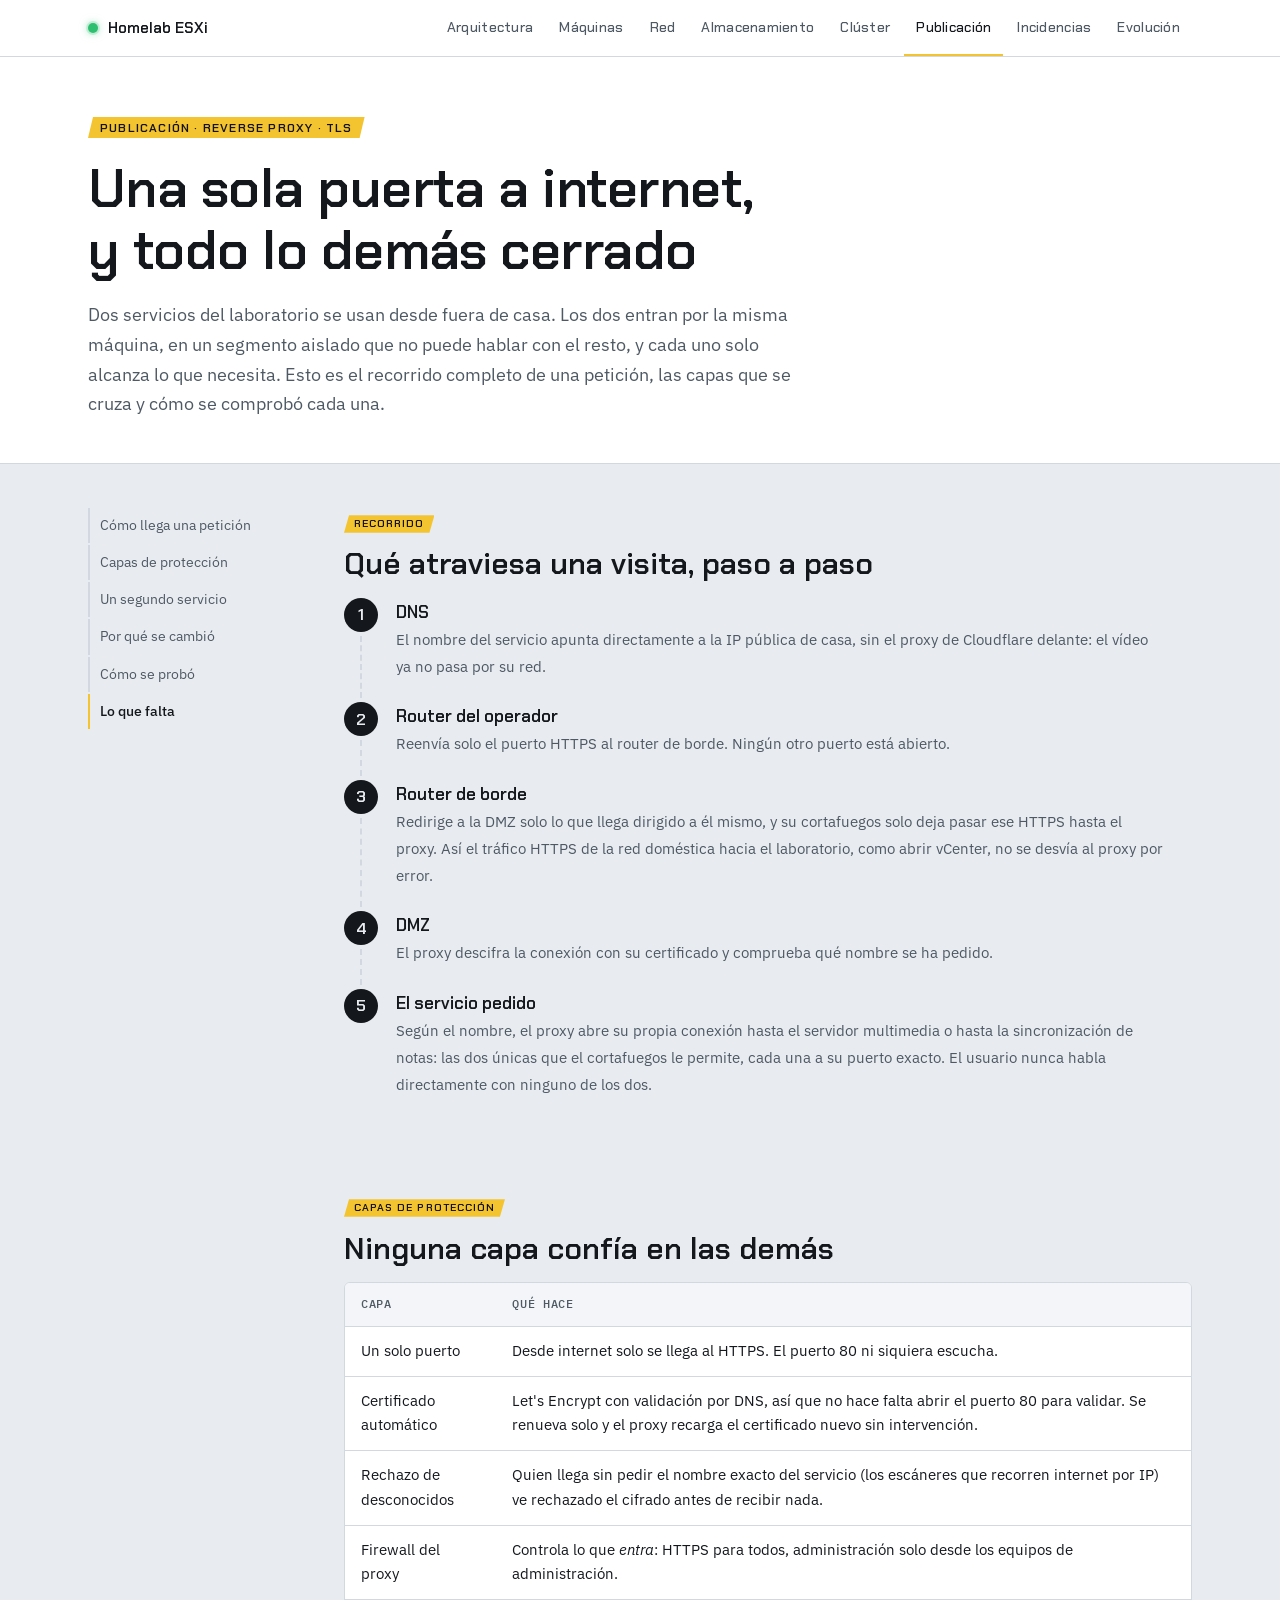
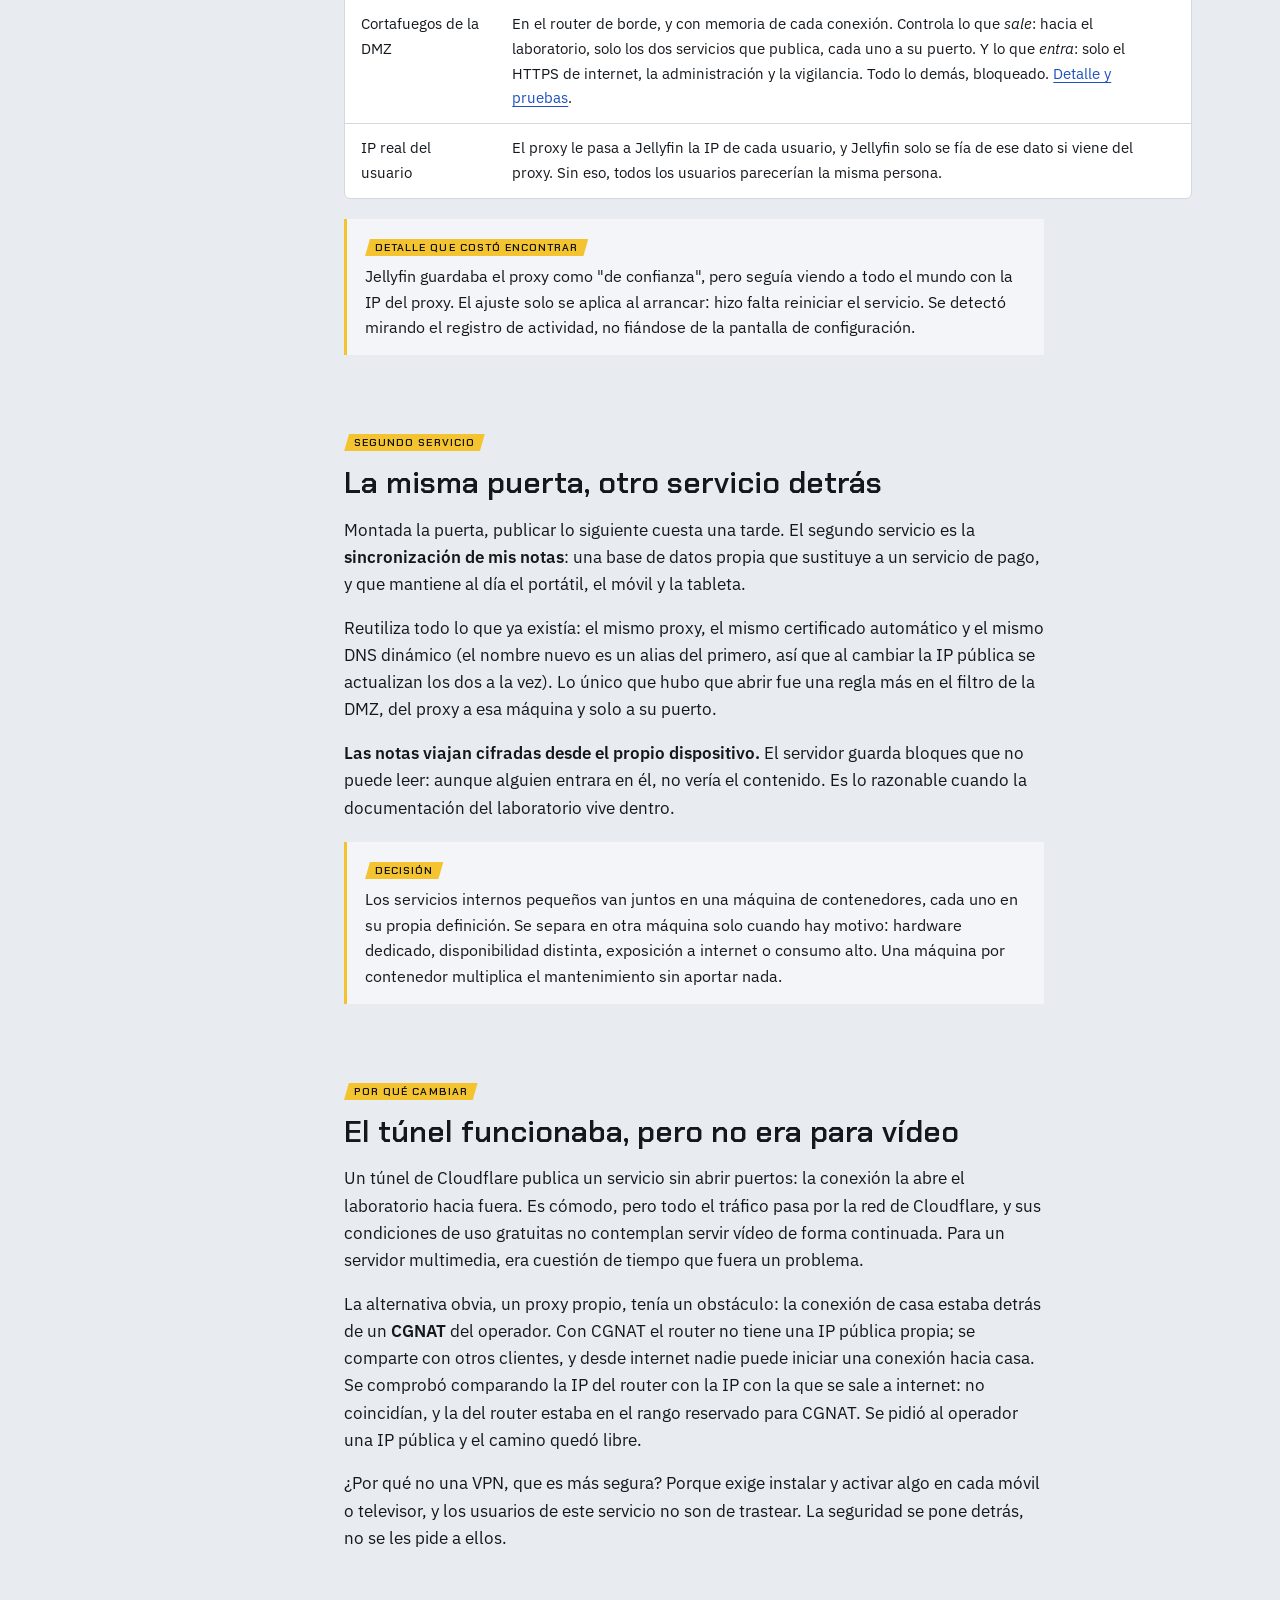
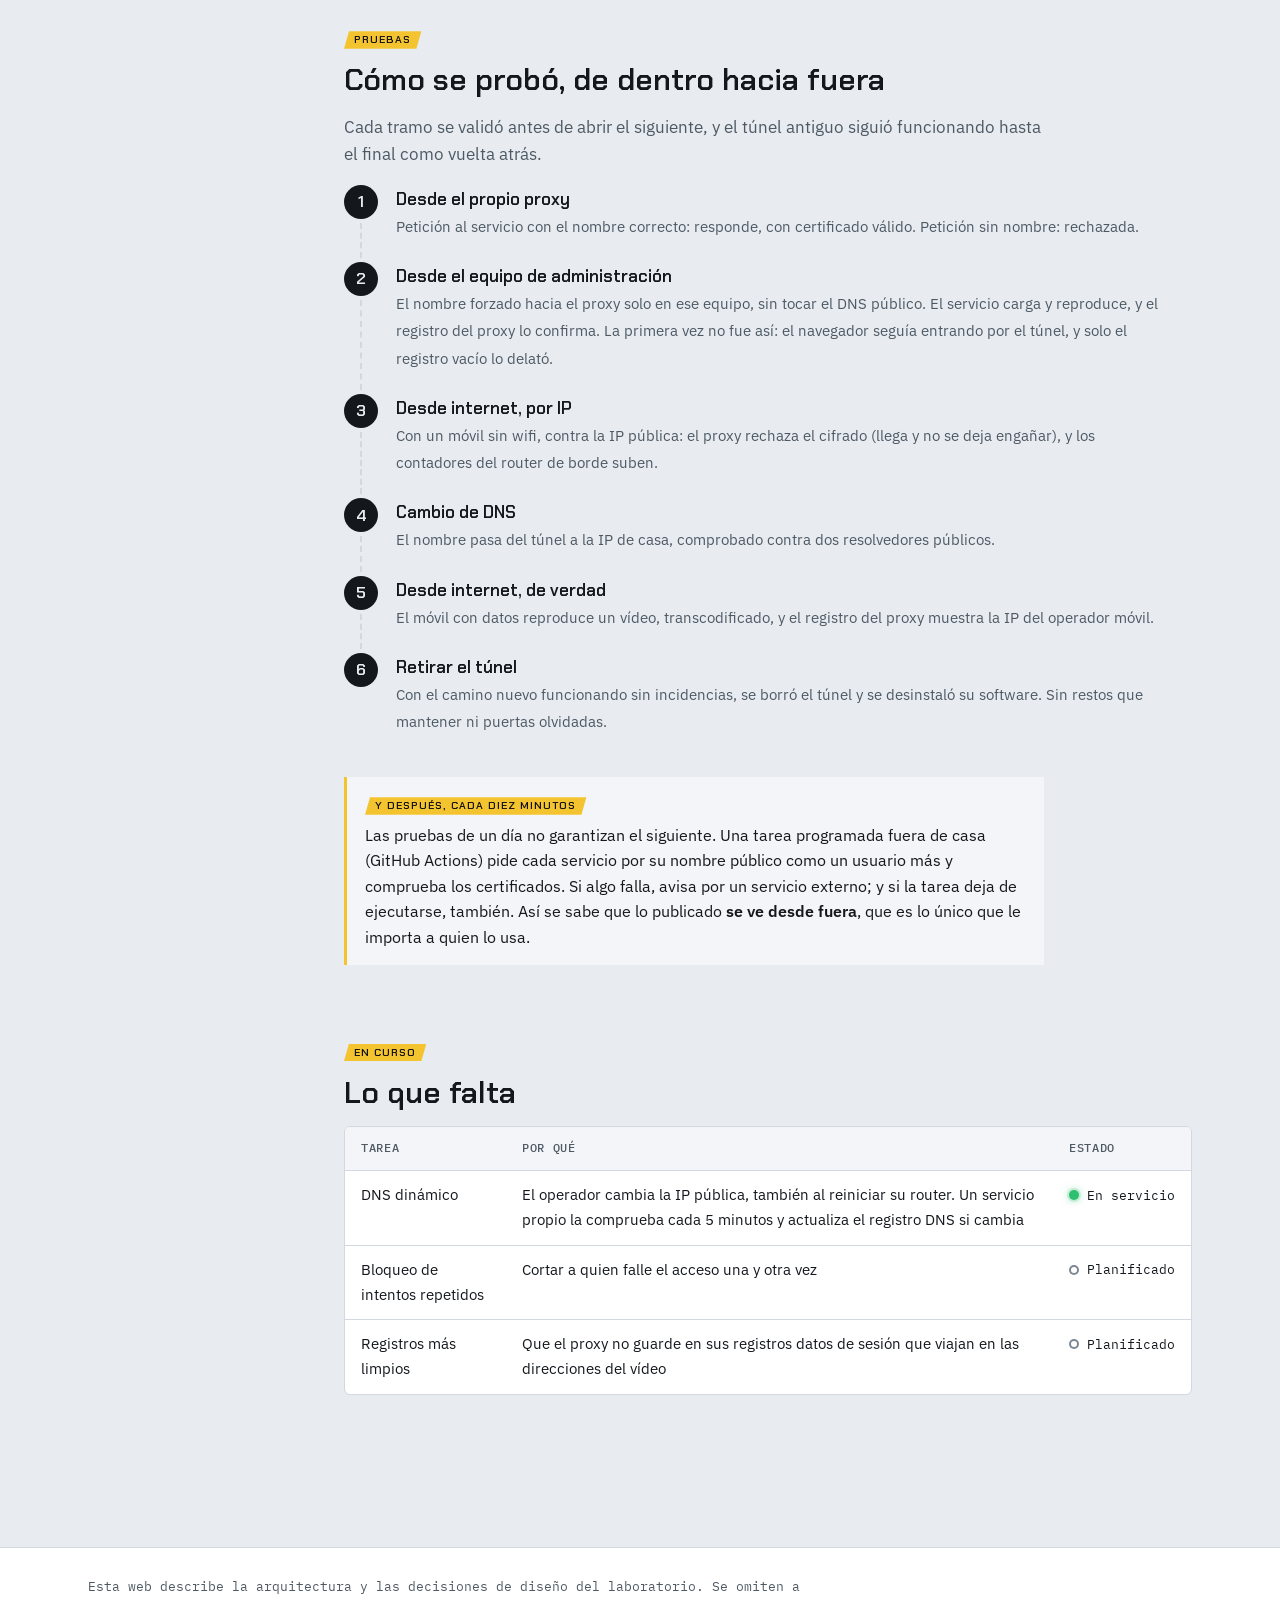
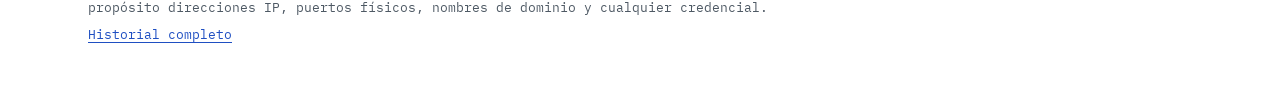
<file: publicacion.html>
<!DOCTYPE html>
<html lang="es">
<head>
<meta charset="utf-8">
<meta name="viewport" content="width=device-width, initial-scale=1">
<title>Homelab ESXi · Publicación</title>
<meta name="description" content="Cómo se publica un servicio del homelab en internet: de un túnel de Cloudflare a un reverse proxy propio en DMZ, con TLS automático y varias capas de filtrado.">
<link rel="icon" href="data:image/svg+xml,%3Csvg xmlns='http://www.w3.org/2000/svg' viewBox='0 0 32 32'%3E%3Crect width='32' height='32' rx='6' fill='%23161B21'/%3E%3Ccircle cx='16' cy='16' r='7' fill='%232FBF71'/%3E%3C/svg%3E">
<link rel="preconnect" href="https://fonts.googleapis.com">
<link rel="preconnect" href="https://fonts.gstatic.com" crossorigin>
<link href="https://fonts.googleapis.com/css2?family=Chakra+Petch:wght@500;600&family=IBM+Plex+Mono:wght@400;500&family=IBM+Plex+Sans:wght@400;500;600&display=swap" rel="stylesheet">
<link rel="stylesheet" href="assets/site.css">
</head>
<body>
<a class="skip" href="#contenido">Saltar al contenido</a>

<nav class="sitenav" aria-label="Secciones del sitio">
  <div class="sitenav-inner">
    <a class="brand" href="index.html"><span class="led led--on" aria-hidden="true"></span><span>Homelab ESXi</span></a>
    <div class="navlinks">
      <a href="index.html">Arquitectura</a>
      <a href="maquinas.html">Máquinas</a>
      <a href="red.html">Red</a>
      <a href="almacenamiento.html">Almacenamiento</a>
      <a href="computo.html">Clúster</a>
      <a href="publicacion.html" aria-current="page">Publicación</a>
      <a href="incidencias.html">Incidencias</a>
      <a href="changelog.html">Evolución</a>
    </div>
  </div>
</nav>

<header class="masthead">
  <div class="masthead-inner">
    <span class="tape">Publicación · Reverse proxy · TLS</span>
    <h1>Una sola puerta a internet, y todo lo demás cerrado</h1>
    <p class="lede">
      Dos servicios del laboratorio se usan desde fuera de casa. Los dos entran por la misma máquina, en
      un segmento aislado que no puede hablar con el resto, y cada uno solo alcanza lo que necesita. Esto
      es el recorrido completo de una petición, las capas que se cruza y cómo se comprobó cada una.
    </p>
  </div>
</header>

<div class="layout">
  <nav class="toc" id="toc" aria-label="En esta página">
    <a href="#recorrido">Cómo llega una petición</a>
    <a href="#capas">Capas de protección</a>
    <a href="#segundo">Un segundo servicio</a>
    <a href="#antes">Por qué se cambió</a>
    <a href="#pruebas">Cómo se probó</a>
    <a href="#pendiente">Lo que falta</a>
  </nav>

  <main id="contenido">

    <section id="recorrido">
      <span class="tape tape--small">Recorrido</span>
      <h2>Qué atraviesa una visita, paso a paso</h2>
      <ol class="path">
        <li><strong>DNS</strong><span>El nombre del servicio apunta directamente a la IP pública de casa, sin el proxy de Cloudflare delante: el vídeo ya no pasa por su red.</span></li>
        <li><strong>Router del operador</strong><span>Reenvía solo el puerto HTTPS al router de borde. Ningún otro puerto está abierto.</span></li>
        <li><strong>Router de borde</strong><span>Redirige a la DMZ solo lo que llega dirigido a él mismo, y su cortafuegos solo deja pasar ese HTTPS hasta el proxy. Así el tráfico HTTPS de la red doméstica hacia el laboratorio, como abrir vCenter, no se desvía al proxy por error.</span></li>
        <li><strong>DMZ</strong><span>El proxy descifra la conexión con su certificado y comprueba qué nombre se ha pedido.</span></li>
        <li><strong>El servicio pedido</strong><span>Según el nombre, el proxy abre su propia conexión hasta el servidor multimedia o hasta la sincronización de notas: las dos únicas que el cortafuegos le permite, cada una a su puerto exacto. El usuario nunca habla directamente con ninguno de los dos.</span></li>
      </ol>
    </section>

    <section id="capas">
      <span class="tape tape--small">Capas de protección</span>
      <h2>Ninguna capa confía en las demás</h2>
      <div class="panel scroll-x">
        <table class="datatable">
          <thead><tr><th>Capa</th><th>Qué hace</th></tr></thead>
          <tbody>
            <tr><td>Un solo puerto</td><td>Desde internet solo se llega al HTTPS. El puerto 80 ni siquiera escucha.</td></tr>
            <tr><td>Certificado automático</td><td>Let's Encrypt con validación por DNS, así que no hace falta abrir el puerto 80 para validar. Se renueva solo y el proxy recarga el certificado nuevo sin intervención.</td></tr>
            <tr><td>Rechazo de desconocidos</td><td>Quien llega sin pedir el nombre exacto del servicio (los escáneres que recorren internet por IP) ve rechazado el cifrado antes de recibir nada.</td></tr>
            <tr><td>Firewall del proxy</td><td>Controla lo que <em>entra</em>: HTTPS para todos, administración solo desde los equipos de administración.</td></tr>
            <tr><td>Cortafuegos de la DMZ</td><td>En el router de borde, y con memoria de cada conexión. Controla lo que <em>sale</em>: hacia el laboratorio, solo los dos servicios que publica, cada uno a su puerto. Y lo que <em>entra</em>: solo el HTTPS de internet, la administración y la vigilancia. Todo lo demás, bloqueado. <a href="red.html#dmz">Detalle y pruebas</a>.</td></tr>
            <tr><td>IP real del usuario</td><td>El proxy le pasa a Jellyfin la IP de cada usuario, y Jellyfin solo se fía de ese dato si viene del proxy. Sin eso, todos los usuarios parecerían la misma persona.</td></tr>
          </tbody>
        </table>
      </div>
      <div class="note">
        <span class="tape tape--small">Detalle que costó encontrar</span>
        <p>Jellyfin guardaba el proxy como "de confianza", pero seguía viendo a todo el mundo con la IP
          del proxy. El ajuste solo se aplica al arrancar: hizo falta reiniciar el servicio. Se detectó
          mirando el registro de actividad, no fiándose de la pantalla de configuración.</p>
      </div>
    </section>

    <section id="segundo">
      <span class="tape tape--small">Segundo servicio</span>
      <h2>La misma puerta, otro servicio detrás</h2>
      <div class="prose">
        <p>
          Montada la puerta, publicar lo siguiente cuesta una tarde. El segundo servicio es la
          <strong>sincronización de mis notas</strong>: una base de datos propia que sustituye a un servicio de pago,
          y que mantiene al día el portátil, el móvil y la tableta.
        </p>
        <p>
          Reutiliza todo lo que ya existía: el mismo proxy, el mismo certificado automático y el mismo DNS dinámico
          (el nombre nuevo es un alias del primero, así que al cambiar la IP pública se actualizan los dos a la vez).
          Lo único que hubo que abrir fue una regla más en el filtro de la DMZ, del proxy a esa máquina y solo a su puerto.
        </p>
        <p>
          <strong>Las notas viajan cifradas desde el propio dispositivo.</strong> El servidor guarda bloques que no puede
          leer: aunque alguien entrara en él, no vería el contenido. Es lo razonable cuando la documentación del
          laboratorio vive dentro.
        </p>
      </div>
      <div class="note">
        <span class="tape tape--small">Decisión</span>
        <p>Los servicios internos pequeños van juntos en una máquina de contenedores, cada uno en su propia definición.
          Se separa en otra máquina solo cuando hay motivo: hardware dedicado, disponibilidad distinta, exposición a
          internet o consumo alto. Una máquina por contenedor multiplica el mantenimiento sin aportar nada.</p>
      </div>
    </section>

    <section id="antes">
      <span class="tape tape--small">Por qué cambiar</span>
      <h2>El túnel funcionaba, pero no era para vídeo</h2>
      <div class="prose">
        <p>
          Un túnel de Cloudflare publica un servicio sin abrir puertos: la conexión la abre el
          laboratorio hacia fuera. Es cómodo, pero todo el tráfico pasa por la red de Cloudflare, y sus
          condiciones de uso gratuitas no contemplan servir vídeo de forma continuada. Para un servidor
          multimedia, era cuestión de tiempo que fuera un problema.
        </p>
        <p>
          La alternativa obvia, un proxy propio, tenía un obstáculo: la conexión de casa estaba detrás
          de un <strong>CGNAT</strong> del operador. Con CGNAT el router no tiene una IP pública
          propia; se comparte con otros clientes, y desde internet nadie puede iniciar una conexión hacia
          casa. Se comprobó comparando la IP del router con la IP con la que se sale a internet: no
          coincidían, y la del router estaba en el rango reservado para CGNAT. Se pidió al operador una
          IP pública y el camino quedó libre.
        </p>
        <p>
          ¿Por qué no una VPN, que es más segura? Porque exige instalar y activar algo en cada móvil o
          televisor, y los usuarios de este servicio no son de trastear. La seguridad se pone detrás, no
          se les pide a ellos.
        </p>
      </div>
    </section>

    <section id="pruebas">
      <span class="tape tape--small">Pruebas</span>
      <h2>Cómo se probó, de dentro hacia fuera</h2>
      <p class="intro">Cada tramo se validó antes de abrir el siguiente, y el túnel antiguo siguió funcionando hasta el final como vuelta atrás.</p>
      <ol class="path">
        <li><strong>Desde el propio proxy</strong><span>Petición al servicio con el nombre correcto: responde, con certificado válido. Petición sin nombre: rechazada.</span></li>
        <li><strong>Desde el equipo de administración</strong><span>El nombre forzado hacia el proxy solo en ese equipo, sin tocar el DNS público. El servicio carga y reproduce, y el registro del proxy lo confirma. La primera vez no fue así: el navegador seguía entrando por el túnel, y solo el registro vacío lo delató.</span></li>
        <li><strong>Desde internet, por IP</strong><span>Con un móvil sin wifi, contra la IP pública: el proxy rechaza el cifrado (llega y no se deja engañar), y los contadores del router de borde suben.</span></li>
        <li><strong>Cambio de DNS</strong><span>El nombre pasa del túnel a la IP de casa, comprobado contra dos resolvedores públicos.</span></li>
        <li><strong>Desde internet, de verdad</strong><span>El móvil con datos reproduce un vídeo, transcodificado, y el registro del proxy muestra la IP del operador móvil.</span></li>
        <li><strong>Retirar el túnel</strong><span>Con el camino nuevo funcionando sin incidencias, se borró el túnel y se desinstaló su software. Sin restos que mantener ni puertas olvidadas.</span></li>
      </ol>
      <div class="note">
        <span class="tape tape--small">Y después, cada diez minutos</span>
        <p>Las pruebas de un día no garantizan el siguiente. Una tarea programada fuera de casa
          (GitHub Actions) pide cada servicio por su nombre público como un usuario más y comprueba los
          certificados. Si algo falla, avisa por un servicio externo; y si la tarea deja de ejecutarse,
          también. Así se sabe que lo publicado <strong>se ve desde fuera</strong>,
          que es lo único que le importa a quien lo usa.</p>
      </div>
    </section>

    <section id="pendiente">
      <span class="tape tape--small">En curso</span>
      <h2>Lo que falta</h2>
      <div class="panel scroll-x">
        <table class="datatable">
          <thead><tr><th>Tarea</th><th>Por qué</th><th>Estado</th></tr></thead>
          <tbody>
            <tr><td>DNS dinámico</td><td>El operador cambia la IP pública, también al reiniciar su router. Un servicio propio la comprueba cada 5 minutos y actualiza el registro DNS si cambia</td><td><span class="state"><span class="led led--on" aria-hidden="true"></span>En servicio</span></td></tr>
            <tr><td>Bloqueo de intentos repetidos</td><td>Cortar a quien falle el acceso una y otra vez</td><td><span class="state"><span class="led led--plan" aria-hidden="true"></span>Planificado</span></td></tr>
            <tr><td>Registros más limpios</td><td>Que el proxy no guarde en sus registros datos de sesión que viajan en las direcciones del vídeo</td><td><span class="state"><span class="led led--plan" aria-hidden="true"></span>Planificado</span></td></tr>
          </tbody>
        </table>
      </div>
    </section>

  </main>
</div>

<footer>
  <div class="footer-inner">
    <p>Esta web describe la arquitectura y las decisiones de diseño del laboratorio. Se omiten a propósito
      direcciones IP, puertos físicos, nombres de dominio y cualquier credencial.</p>
    <p><a href="changelog.html">Historial completo</a></p>
  </div>
</footer>

<script src="assets/site.js"></script>
</body>
</html>
</file>
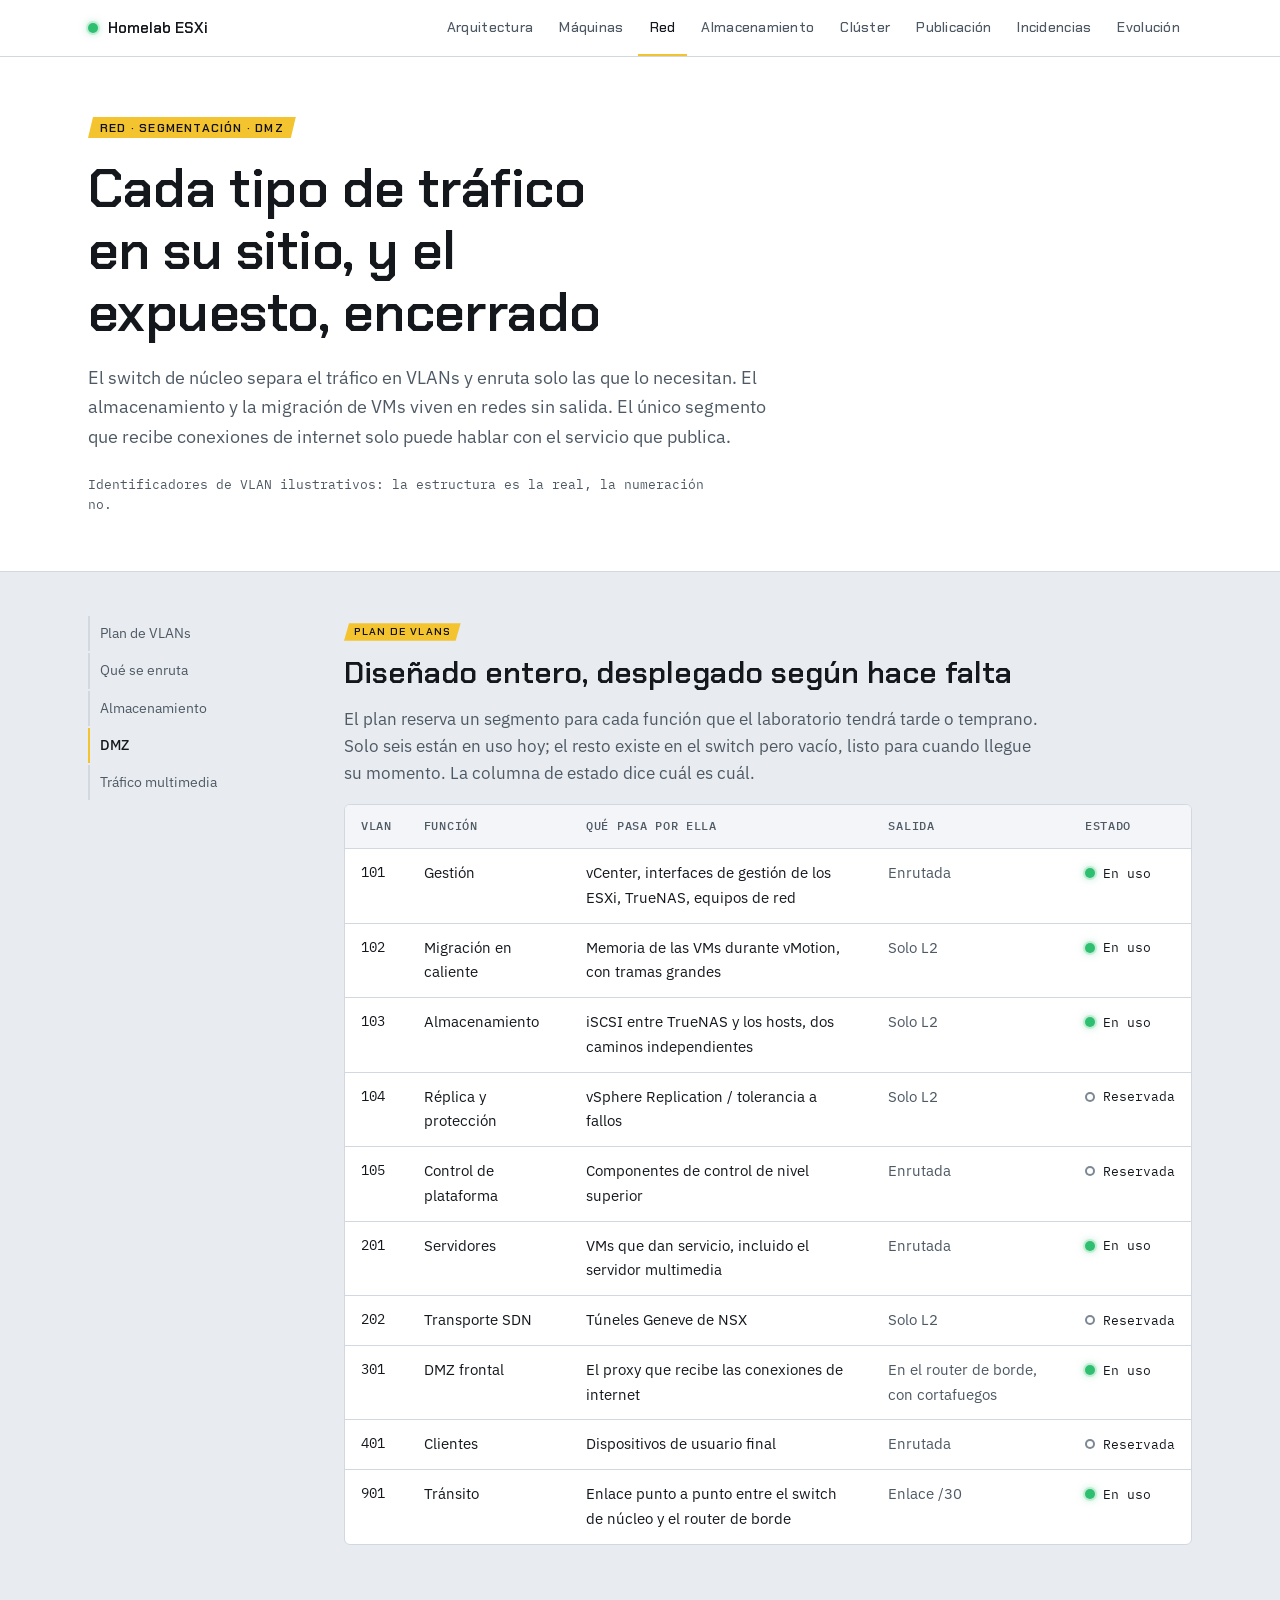
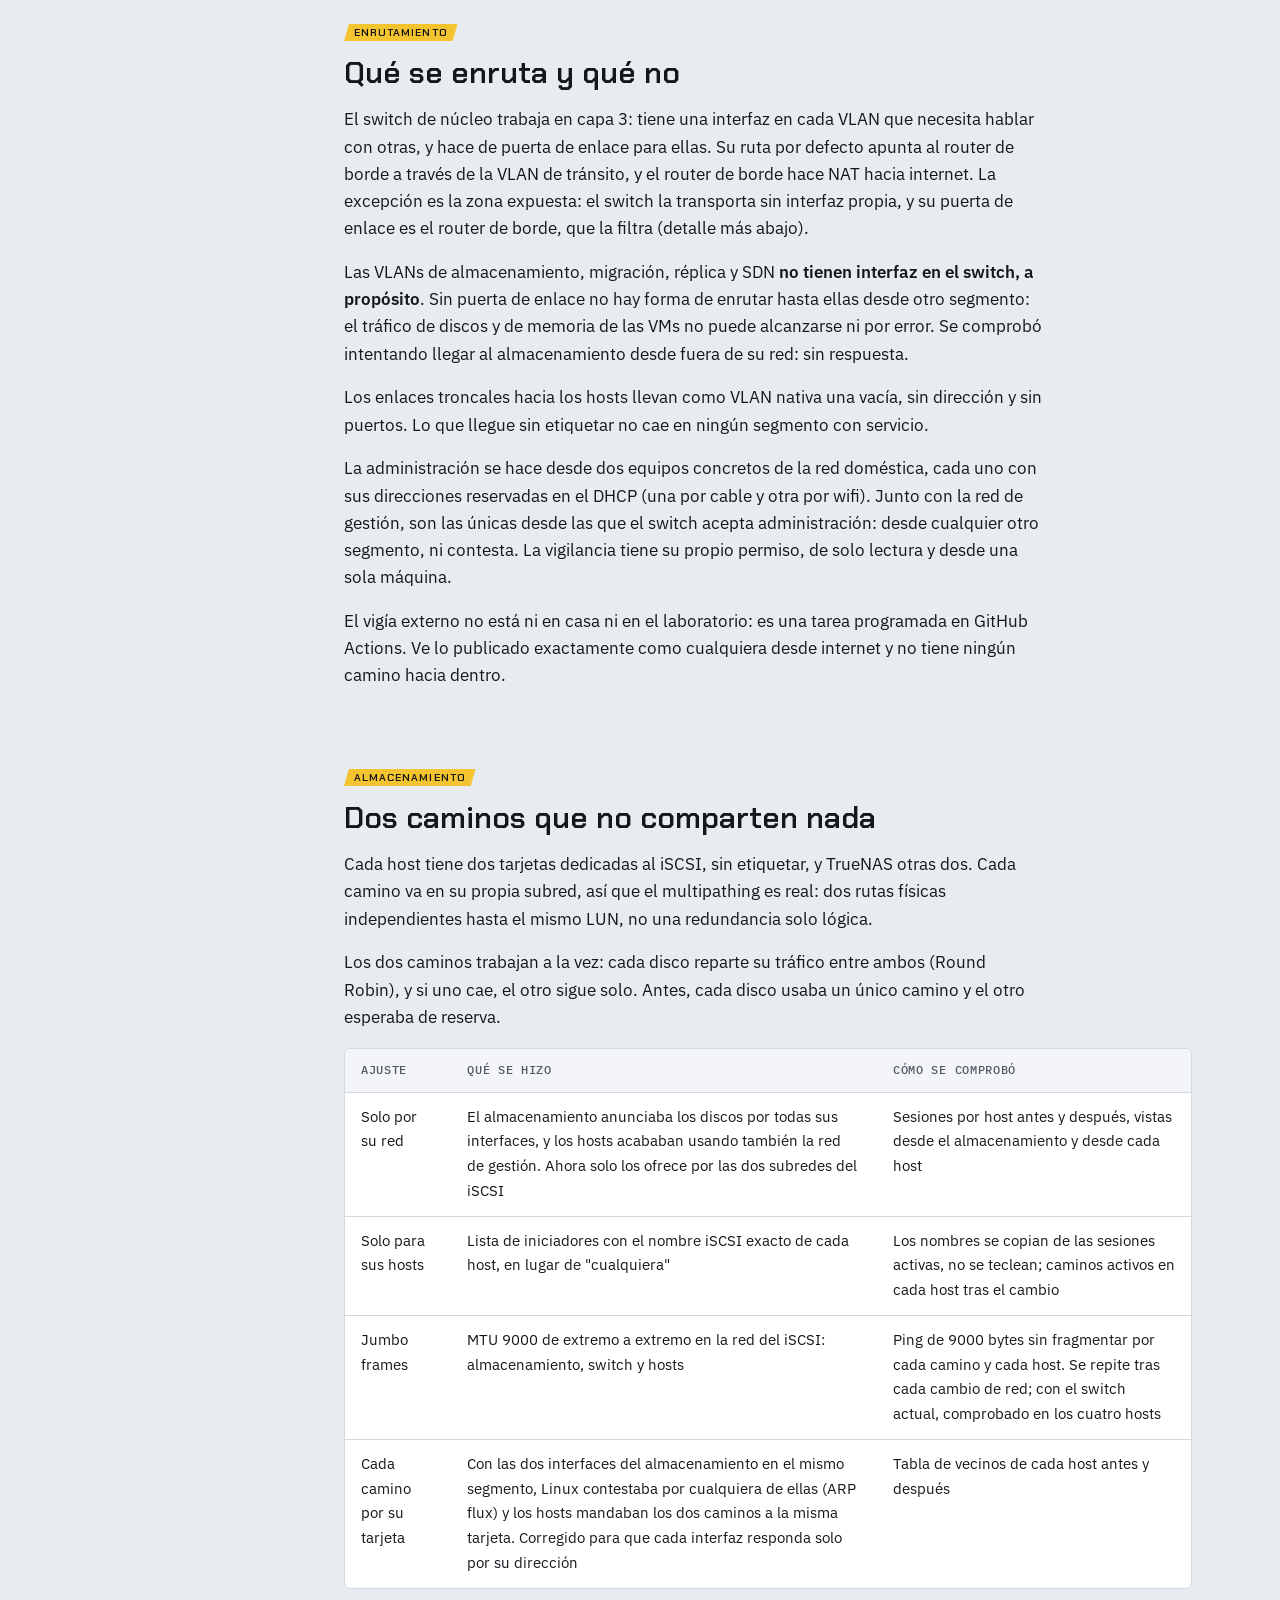
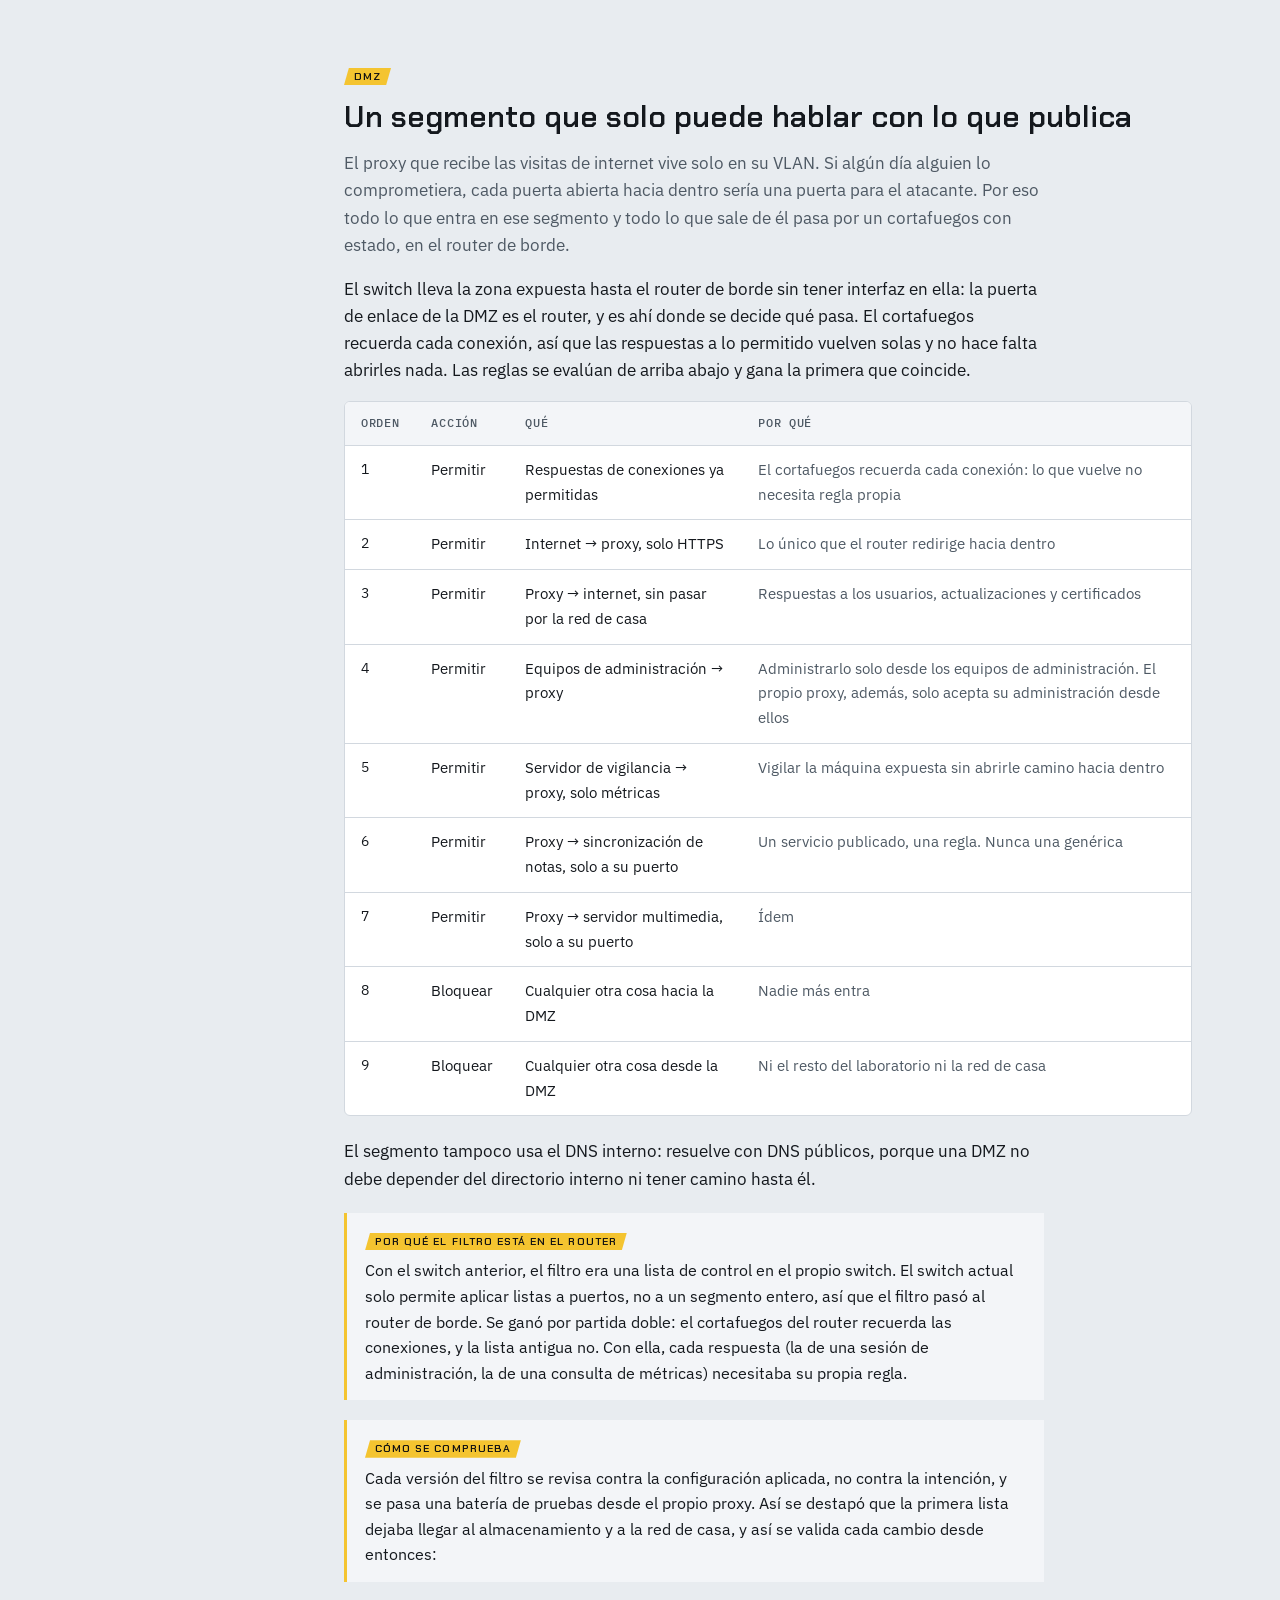
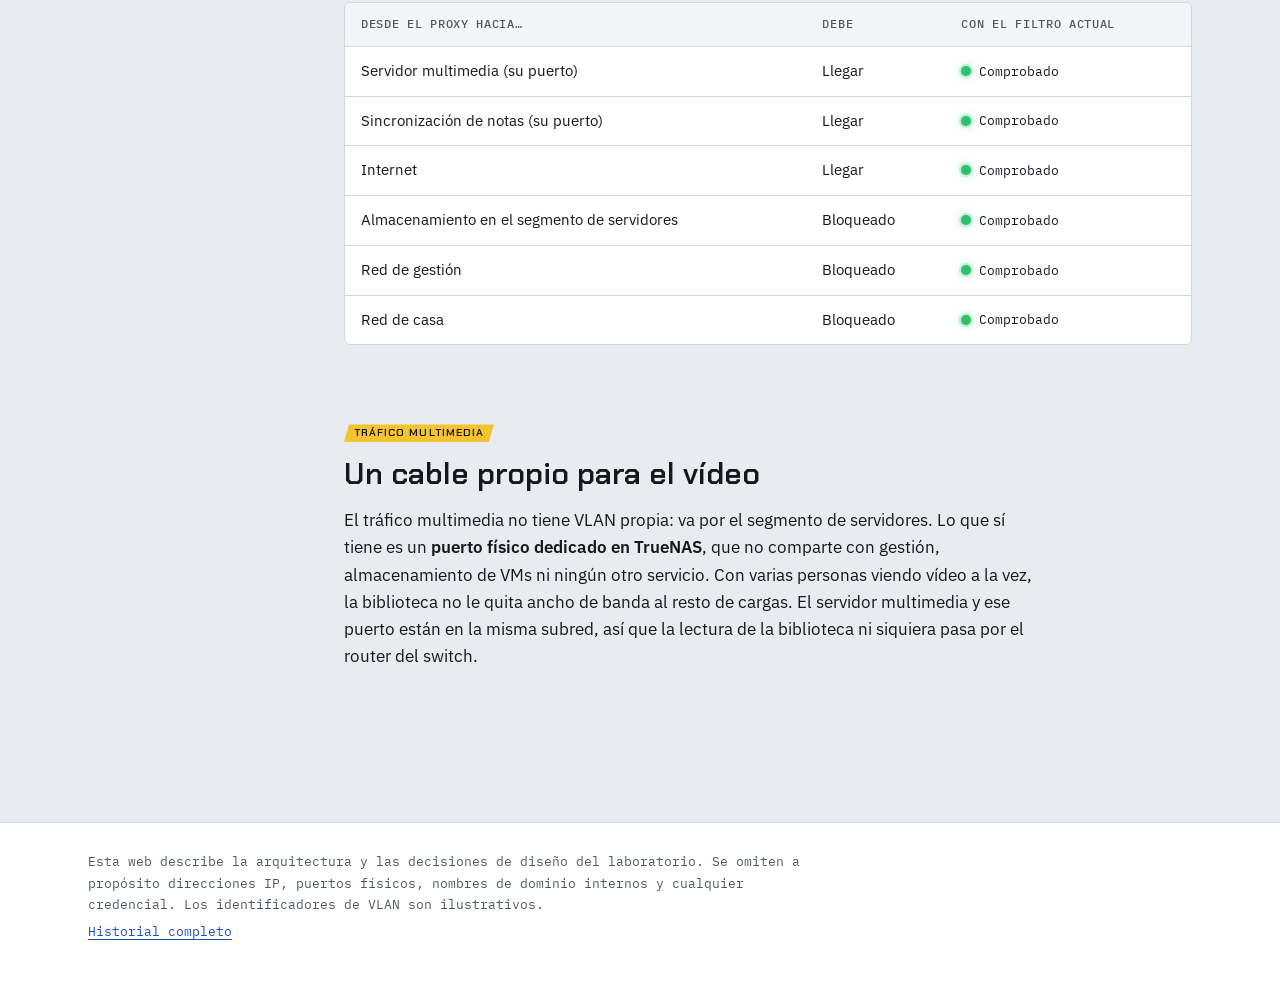
<file: red.html>
<!DOCTYPE html>
<html lang="es">
<head>
<meta charset="utf-8">
<meta name="viewport" content="width=device-width, initial-scale=1">
<title>Homelab ESXi · Red</title>
<meta name="description" content="Segmentación del homelab: plan de VLANs, qué se enruta y qué no, almacenamiento con dos caminos y una DMZ aislada tras un cortafuegos con estado.">
<link rel="icon" href="data:image/svg+xml,%3Csvg xmlns='http://www.w3.org/2000/svg' viewBox='0 0 32 32'%3E%3Crect width='32' height='32' rx='6' fill='%23161B21'/%3E%3Ccircle cx='16' cy='16' r='7' fill='%232FBF71'/%3E%3C/svg%3E">
<link rel="preconnect" href="https://fonts.googleapis.com">
<link rel="preconnect" href="https://fonts.gstatic.com" crossorigin>
<link href="https://fonts.googleapis.com/css2?family=Chakra+Petch:wght@500;600&family=IBM+Plex+Mono:wght@400;500&family=IBM+Plex+Sans:wght@400;500;600&display=swap" rel="stylesheet">
<link rel="stylesheet" href="assets/site.css">
</head>
<body>
<a class="skip" href="#contenido">Saltar al contenido</a>

<nav class="sitenav" aria-label="Secciones del sitio">
  <div class="sitenav-inner">
    <a class="brand" href="index.html"><span class="led led--on" aria-hidden="true"></span><span>Homelab ESXi</span></a>
    <div class="navlinks">
      <a href="index.html">Arquitectura</a>
      <a href="maquinas.html">Máquinas</a>
      <a href="red.html" aria-current="page">Red</a>
      <a href="almacenamiento.html">Almacenamiento</a>
      <a href="computo.html">Clúster</a>
      <a href="publicacion.html">Publicación</a>
      <a href="incidencias.html">Incidencias</a>
      <a href="changelog.html">Evolución</a>
    </div>
  </div>
</nav>

<header class="masthead">
  <div class="masthead-inner">
    <span class="tape">Red · Segmentación · DMZ</span>
    <h1>Cada tipo de tráfico en su sitio, y el expuesto, encerrado</h1>
    <p class="lede">
      El switch de núcleo separa el tráfico en VLANs y enruta solo las que lo necesitan. El
      almacenamiento y la migración de VMs viven en redes sin salida. El único segmento que recibe
      conexiones de internet solo puede hablar con el servicio que publica.
    </p>
    <p class="disclaimer">Identificadores de VLAN ilustrativos: la estructura es la real, la numeración no.</p>
  </div>
</header>

<div class="layout">
  <nav class="toc" id="toc" aria-label="En esta página">
    <a href="#vlans">Plan de VLANs</a>
    <a href="#routing">Qué se enruta</a>
    <a href="#iscsi">Almacenamiento</a>
    <a href="#dmz">DMZ</a>
    <a href="#multimedia">Tráfico multimedia</a>
  </nav>

  <main id="contenido">

    <section id="vlans">
      <span class="tape tape--small">Plan de VLANs</span>
      <h2>Diseñado entero, desplegado según hace falta</h2>
      <p class="intro">
        El plan reserva un segmento para cada función que el laboratorio tendrá tarde o temprano.
        Solo seis están en uso hoy; el resto existe en el switch pero vacío, listo para cuando llegue
        su momento. La columna de estado dice cuál es cuál.
      </p>
      <div class="panel scroll-x">
        <table class="datatable">
          <thead>
            <tr><th>VLAN</th><th>Función</th><th>Qué pasa por ella</th><th>Salida</th><th>Estado</th></tr>
          </thead>
          <tbody>
            <tr><td class="mono">101</td><td>Gestión</td><td>vCenter, interfaces de gestión de los ESXi, TrueNAS, equipos de red</td><td class="muted">Enrutada</td><td><span class="state"><span class="led led--on" aria-hidden="true"></span>En uso</span></td></tr>
            <tr><td class="mono">102</td><td>Migración en caliente</td><td>Memoria de las VMs durante vMotion, con tramas grandes</td><td class="muted">Solo L2</td><td><span class="state"><span class="led led--on" aria-hidden="true"></span>En uso</span></td></tr>
            <tr><td class="mono">103</td><td>Almacenamiento</td><td>iSCSI entre TrueNAS y los hosts, dos caminos independientes</td><td class="muted">Solo L2</td><td><span class="state"><span class="led led--on" aria-hidden="true"></span>En uso</span></td></tr>
            <tr><td class="mono">104</td><td>Réplica y protección</td><td>vSphere Replication / tolerancia a fallos</td><td class="muted">Solo L2</td><td><span class="state"><span class="led led--plan" aria-hidden="true"></span>Reservada</span></td></tr>
            <tr><td class="mono">105</td><td>Control de plataforma</td><td>Componentes de control de nivel superior</td><td class="muted">Enrutada</td><td><span class="state"><span class="led led--plan" aria-hidden="true"></span>Reservada</span></td></tr>
            <tr><td class="mono">201</td><td>Servidores</td><td>VMs que dan servicio, incluido el servidor multimedia</td><td class="muted">Enrutada</td><td><span class="state"><span class="led led--on" aria-hidden="true"></span>En uso</span></td></tr>
            <tr><td class="mono">202</td><td>Transporte SDN</td><td>Túneles Geneve de NSX</td><td class="muted">Solo L2</td><td><span class="state"><span class="led led--plan" aria-hidden="true"></span>Reservada</span></td></tr>
            <tr><td class="mono">301</td><td>DMZ frontal</td><td>El proxy que recibe las conexiones de internet</td><td class="muted">En el router de borde, con cortafuegos</td><td><span class="state"><span class="led led--on" aria-hidden="true"></span>En uso</span></td></tr>
            <tr><td class="mono">401</td><td>Clientes</td><td>Dispositivos de usuario final</td><td class="muted">Enrutada</td><td><span class="state"><span class="led led--plan" aria-hidden="true"></span>Reservada</span></td></tr>
            <tr><td class="mono">901</td><td>Tránsito</td><td>Enlace punto a punto entre el switch de núcleo y el router de borde</td><td class="muted">Enlace /30</td><td><span class="state"><span class="led led--on" aria-hidden="true"></span>En uso</span></td></tr>
          </tbody>
        </table>
      </div>
    </section>

    <section id="routing">
      <span class="tape tape--small">Enrutamiento</span>
      <h2>Qué se enruta y qué no</h2>
      <div class="prose">
        <p>
          El switch de núcleo trabaja en capa 3: tiene una interfaz en cada VLAN que necesita hablar con
          otras, y hace de puerta de enlace para ellas. Su ruta por defecto apunta al router de borde a
          través de la VLAN de tránsito, y el router de borde hace NAT hacia internet. La excepción es la
          zona expuesta: el switch la transporta sin interfaz propia, y su puerta de enlace es el router
          de borde, que la filtra (detalle más abajo).
        </p>
        <p>
          Las VLANs de almacenamiento, migración, réplica y SDN <strong>no tienen interfaz en el
          switch, a propósito</strong>. Sin puerta de enlace no hay forma de enrutar hasta ellas desde
          otro segmento: el tráfico de discos y de memoria de las VMs no puede alcanzarse ni por error.
          Se comprobó intentando llegar al almacenamiento desde fuera de su red: sin respuesta.
        </p>
        <p>
          Los enlaces troncales hacia los hosts llevan como VLAN nativa una vacía, sin dirección y sin
          puertos. Lo que llegue sin etiquetar no cae en ningún segmento con servicio.
        </p>
        <p>
          La administración se hace desde dos equipos concretos de la red doméstica, cada uno con sus
          direcciones reservadas en el DHCP (una por cable y otra por wifi). Junto con la red de gestión, son
          las únicas desde las que el switch acepta administración: desde cualquier otro segmento, ni
          contesta. La vigilancia tiene su propio permiso, de solo lectura y desde una sola máquina.
        </p>
        <p>
          El vigía externo no está ni en casa ni en el laboratorio: es una tarea programada en GitHub
          Actions. Ve lo publicado exactamente como cualquiera desde internet y no tiene ningún camino hacia dentro.
        </p>
      </div>
    </section>

    <section id="iscsi">
      <span class="tape tape--small">Almacenamiento</span>
      <h2>Dos caminos que no comparten nada</h2>
      <div class="prose">
        <p>
          Cada host tiene dos tarjetas dedicadas al iSCSI, sin etiquetar, y TrueNAS otras dos. Cada
          camino va en su propia subred, así que el multipathing es real: dos rutas físicas
          independientes hasta el mismo LUN, no una redundancia solo lógica.
        </p>
        <p>
          Los dos caminos trabajan a la vez: cada disco reparte su tráfico entre ambos (Round Robin), y si
          uno cae, el otro sigue solo. Antes, cada disco usaba un único camino y el otro esperaba
          de reserva.
        </p>
      </div>
      <div class="panel scroll-x">
        <table class="datatable">
          <thead><tr><th>Ajuste</th><th>Qué se hizo</th><th>Cómo se comprobó</th></tr></thead>
          <tbody>
            <tr><td>Solo por su red</td><td>El almacenamiento anunciaba los discos por todas sus interfaces, y los hosts acababan usando también la red de gestión. Ahora solo los ofrece por las dos subredes del iSCSI</td><td>Sesiones por host antes y después, vistas desde el almacenamiento y desde cada host</td></tr>
            <tr><td>Solo para sus hosts</td><td>Lista de iniciadores con el nombre iSCSI exacto de cada host, en lugar de "cualquiera"</td><td>Los nombres se copian de las sesiones activas, no se teclean; caminos activos en cada host tras el cambio</td></tr>
            <tr><td>Jumbo frames</td><td>MTU 9000 de extremo a extremo en la red del iSCSI: almacenamiento, switch y hosts</td><td>Ping de 9000 bytes sin fragmentar por cada camino y cada host. Se repite tras cada cambio de red; con el switch actual, comprobado en los cuatro hosts</td></tr>
            <tr><td>Cada camino por su tarjeta</td><td>Con las dos interfaces del almacenamiento en el mismo segmento, Linux contestaba por cualquiera de ellas (ARP flux) y los hosts mandaban los dos caminos a la misma tarjeta. Corregido para que cada interfaz responda solo por su dirección</td><td>Tabla de vecinos de cada host antes y después</td></tr>
          </tbody>
        </table>
      </div>
    </section>

    <section id="dmz">
      <span class="tape tape--small">DMZ</span>
      <h2>Un segmento que solo puede hablar con lo que publica</h2>
      <p class="intro">
        El proxy que recibe las visitas de internet vive solo en su VLAN. Si algún día alguien lo
        comprometiera, cada puerta abierta hacia dentro sería una puerta para el atacante. Por eso todo
        lo que entra en ese segmento y todo lo que sale de él pasa por un cortafuegos con estado, en el
        router de borde.
      </p>

      <div class="prose">
        <p>
          El switch lleva la zona expuesta hasta el router de borde sin tener interfaz en ella: la puerta
          de enlace de la DMZ es el router, y es ahí donde se decide qué pasa. El cortafuegos recuerda
          cada conexión, así que las respuestas a lo permitido vuelven solas y no hace falta abrirles
          nada. Las reglas se evalúan de arriba abajo y gana la primera que coincide.
        </p>
      </div>

      <div class="panel scroll-x">
        <table class="datatable">
          <thead><tr><th>Orden</th><th>Acción</th><th>Qué</th><th>Por qué</th></tr></thead>
          <tbody>
            <tr><td class="mono">1</td><td>Permitir</td><td>Respuestas de conexiones ya permitidas</td><td class="muted">El cortafuegos recuerda cada conexión: lo que vuelve no necesita regla propia</td></tr>
            <tr><td class="mono">2</td><td>Permitir</td><td>Internet → proxy, solo HTTPS</td><td class="muted">Lo único que el router redirige hacia dentro</td></tr>
            <tr><td class="mono">3</td><td>Permitir</td><td>Proxy → internet, sin pasar por la red de casa</td><td class="muted">Respuestas a los usuarios, actualizaciones y certificados</td></tr>
            <tr><td class="mono">4</td><td>Permitir</td><td>Equipos de administración → proxy</td><td class="muted">Administrarlo solo desde los equipos de administración. El propio proxy, además, solo acepta su administración desde ellos</td></tr>
            <tr><td class="mono">5</td><td>Permitir</td><td>Servidor de vigilancia → proxy, solo métricas</td><td class="muted">Vigilar la máquina expuesta sin abrirle camino hacia dentro</td></tr>
            <tr><td class="mono">6</td><td>Permitir</td><td>Proxy → sincronización de notas, solo a su puerto</td><td class="muted">Un servicio publicado, una regla. Nunca una genérica</td></tr>
            <tr><td class="mono">7</td><td>Permitir</td><td>Proxy → servidor multimedia, solo a su puerto</td><td class="muted">Ídem</td></tr>
            <tr><td class="mono">8</td><td>Bloquear</td><td>Cualquier otra cosa hacia la DMZ</td><td class="muted">Nadie más entra</td></tr>
            <tr><td class="mono">9</td><td>Bloquear</td><td>Cualquier otra cosa desde la DMZ</td><td class="muted">Ni el resto del laboratorio ni la red de casa</td></tr>
          </tbody>
        </table>
      </div>

      <div class="prose" style="margin-top:22px">
        <p>
          El segmento tampoco usa el DNS interno: resuelve con DNS públicos, porque una DMZ no debe
          depender del directorio interno ni tener camino hasta él.
        </p>
      </div>

      <div class="note">
        <span class="tape tape--small">Por qué el filtro está en el router</span>
        <p>
          Con el switch anterior, el filtro era una lista de control en el propio switch. El switch
          actual solo permite aplicar listas a puertos, no a un segmento entero, así que el filtro pasó
          al router de borde. Se ganó por partida doble: el cortafuegos del router recuerda las
          conexiones, y la lista antigua no. Con ella, cada respuesta (la de una sesión de administración,
          la de una consulta de métricas) necesitaba su propia regla.
        </p>
      </div>

      <div class="note">
        <span class="tape tape--small">Cómo se comprueba</span>
        <p>
          Cada versión del filtro se revisa contra la configuración aplicada, no contra la intención, y
          se pasa una batería de pruebas desde el propio proxy. Así se destapó que la primera lista dejaba
          llegar al almacenamiento y a la red de casa, y así se valida cada cambio desde entonces:
        </p>
      </div>

      <div class="panel scroll-x">
        <table class="datatable">
          <thead><tr><th>Desde el proxy hacia…</th><th>Debe</th><th>Con el filtro actual</th></tr></thead>
          <tbody>
            <tr><td>Servidor multimedia (su puerto)</td><td>Llegar</td><td><span class="state"><span class="led led--on" aria-hidden="true"></span>Comprobado</span></td></tr>
            <tr><td>Sincronización de notas (su puerto)</td><td>Llegar</td><td><span class="state"><span class="led led--on" aria-hidden="true"></span>Comprobado</span></td></tr>
            <tr><td>Internet</td><td>Llegar</td><td><span class="state"><span class="led led--on" aria-hidden="true"></span>Comprobado</span></td></tr>
            <tr><td>Almacenamiento en el segmento de servidores</td><td>Bloqueado</td><td><span class="state"><span class="led led--on" aria-hidden="true"></span>Comprobado</span></td></tr>
            <tr><td>Red de gestión</td><td>Bloqueado</td><td><span class="state"><span class="led led--on" aria-hidden="true"></span>Comprobado</span></td></tr>
            <tr><td>Red de casa</td><td>Bloqueado</td><td><span class="state"><span class="led led--on" aria-hidden="true"></span>Comprobado</span></td></tr>
          </tbody>
        </table>
      </div>
    </section>

    <section id="multimedia">
      <span class="tape tape--small">Tráfico multimedia</span>
      <h2>Un cable propio para el vídeo</h2>
      <div class="prose">
        <p>
          El tráfico multimedia no tiene VLAN propia: va por el segmento de servidores. Lo que sí tiene
          es un <strong>puerto físico dedicado en TrueNAS</strong>, que no comparte con gestión,
          almacenamiento de VMs ni ningún otro servicio. Con varias personas viendo vídeo a la vez, la
          biblioteca no le quita ancho de banda al resto de cargas. El servidor multimedia y ese puerto
          están en la misma subred, así que la lectura de la biblioteca ni siquiera pasa por el router
          del switch.
        </p>
      </div>
    </section>

  </main>
</div>

<footer>
  <div class="footer-inner">
    <p>Esta web describe la arquitectura y las decisiones de diseño del laboratorio. Se omiten a propósito
      direcciones IP, puertos físicos, nombres de dominio internos y cualquier credencial. Los
      identificadores de VLAN son ilustrativos.</p>
    <p><a href="changelog.html">Historial completo</a></p>
  </div>
</footer>

<script src="assets/site.js"></script>
</body>
</html>
</file>
<file: assets/site.css>
/* =============================================================================
   Homelab ESXi — hoja de estilos común
   Idea de diseño: el mundo físico del labo. Etiquetas de rotuladora (como las de
   los cables) para nombrar secciones, y LEDs de estado como los de un frontal de
   equipo para decir con honestidad qué está en servicio, qué está en curso y qué
   es solo un plan.
   ========================================================================== */

:root {
  --ground: #E8ECF0;
  --panel: #FFFFFF;
  --panel-2: #F3F5F8;
  --ink: #14181D;
  --ink-2: #4E5964;
  --rule: #D2D8DF;
  --link: #1F4FC2;

  /* Cinta de rotuladora: igual en claro y oscuro, porque es un objeto físico */
  --tape: #F4C430;
  --tape-ink: #121212;

  /* Frontal de equipo: siempre oscuro, para que los LEDs se lean */
  --face: #161B21;
  --face-2: #1E252D;
  --face-ink: #E3E8ED;
  --face-ink-2: #8F9AA6;
  --face-rule: #2B343D;

  --led-on: #2FBF71;
  --led-busy: #F0A92B;
  --led-plan: #7C8894;

  --font-display: "Chakra Petch", "Bahnschrift", "DIN Alternate", "Arial Narrow", system-ui, sans-serif;
  --font-body: "IBM Plex Sans", "Segoe UI", system-ui, -apple-system, "Helvetica Neue", Arial, sans-serif;
  --font-mono: "IBM Plex Mono", ui-monospace, "Cascadia Mono", Consolas, "Liberation Mono", monospace;

  --measure: 70ch;
  --wrap: 1160px;
}

@media (prefers-color-scheme: dark) {
  :root:not([data-theme="light"]) {
    --ground: #0F1317;
    --panel: #161B21;
    --panel-2: #1C232A;
    --ink: #E5E9ED;
    --ink-2: #95A0AB;
    --rule: #29323B;
    --link: #8AABFF;
    --face: #0B0E11;
    --face-2: #141A20;
    --face-rule: #242C35;
  }
}

:root[data-theme="dark"] {
  --ground: #0F1317;
  --panel: #161B21;
  --panel-2: #1C232A;
  --ink: #E5E9ED;
  --ink-2: #95A0AB;
  --rule: #29323B;
  --link: #8AABFF;
  --face: #0B0E11;
  --face-2: #141A20;
  --face-rule: #242C35;
}

/* ---------------------------------------------------------------- base ---- */

*, *::before, *::after { box-sizing: border-box; }

html { background: var(--ground); -webkit-text-size-adjust: 100%; }

@media (prefers-reduced-motion: no-preference) {
  html { scroll-behavior: smooth; }
}

body {
  margin: 0;
  background: var(--ground);
  color: var(--ink);
  font-family: var(--font-body);
  font-size: 16.5px;
  line-height: 1.65;
  -webkit-font-smoothing: antialiased;
}

img, svg { max-width: 100%; }

a { color: var(--link); text-underline-offset: 3px; }
a:hover { text-decoration-thickness: 2px; }

:focus-visible {
  outline: 2px solid var(--link);
  outline-offset: 3px;
  border-radius: 2px;
}

h1, h2, h3 {
  font-family: var(--font-display);
  font-weight: 600;
  line-height: 1.15;
  margin: 0;
  text-wrap: balance;
}

h3 { font-family: var(--font-body); font-size: 17px; }

p { margin: 0 0 1em; }

code, kbd {
  font-family: var(--font-mono);
  font-size: 0.88em;
  background: var(--panel-2);
  border: 1px solid var(--rule);
  border-radius: 3px;
  padding: 0.05em 0.35em;
}

strong { font-weight: 600; }

.visually-hidden {
  position: absolute !important;
  width: 1px; height: 1px;
  overflow: hidden; clip: rect(0 0 0 0);
  white-space: nowrap;
}

.skip {
  position: absolute; left: 12px; top: -48px;
  background: var(--tape); color: var(--tape-ink);
  padding: 8px 12px; font-weight: 600; z-index: 50;
}
.skip:focus { top: 12px; }

/* ------------------------------------------------- cinta de rotuladora ---- */

.tape {
  display: inline-block;
  background: var(--tape);
  color: var(--tape-ink);
  font-family: var(--font-display);
  font-weight: 600;
  font-size: 12px;
  line-height: 1;
  letter-spacing: 0.1em;
  text-transform: uppercase;
  padding: 5px 12px 4px;
  /* extremos cortados con tijera, como la cinta de verdad */
  clip-path: polygon(5px 0, 100% 0, calc(100% - 5px) 100%, 0 100%);
}

.tape--small { font-size: 10.5px; padding: 4px 10px 3px; }

/* ------------------------------------------------------------- LEDs ---- */

.led {
  display: inline-block;
  width: 10px; height: 10px;
  border-radius: 50%;
  flex: none;
  vertical-align: middle;
}
.led--on   { background: var(--led-on);   box-shadow: 0 0 0 2px rgba(47, 191, 113, 0.18), 0 0 8px rgba(47, 191, 113, 0.55); }
.led--busy { background: var(--led-busy); box-shadow: 0 0 0 2px rgba(240, 169, 43, 0.18), 0 0 8px rgba(240, 169, 43, 0.5); }
.led--plan { background: transparent; box-shadow: inset 0 0 0 2px var(--led-plan); }

@media (prefers-reduced-motion: no-preference) {
  .led--busy { animation: led-activity 2.4s steps(1, end) infinite; }
}
@keyframes led-activity {
  0%, 70% { opacity: 1; }
  78% { opacity: 0.25; }
  86% { opacity: 1; }
  92% { opacity: 0.3; }
}

.state {
  display: inline-flex;
  align-items: center;
  gap: 8px;
  font-family: var(--font-mono);
  font-size: 12.5px;
  white-space: nowrap;
}

/* ------------------------------------------------------ navegación ---- */

.sitenav {
  position: sticky; top: 0; z-index: 20;
  background: var(--panel);
  border-bottom: 1px solid var(--rule);
}

.sitenav-inner {
  max-width: var(--wrap);
  margin: 0 auto;
  padding: 0 28px;
  min-height: 56px;
  display: flex;
  align-items: center;
  gap: 24px;
}

.brand {
  display: inline-flex;
  align-items: center;
  gap: 10px;
  text-decoration: none;
  color: var(--ink);
  font-family: var(--font-display);
  font-weight: 600;
  font-size: 15px;
  white-space: nowrap;
}

.navlinks {
  display: flex;
  gap: 2px;
  margin-left: auto;
  overflow-x: auto;
  scrollbar-width: none;
}
.navlinks::-webkit-scrollbar { display: none; }

.navlinks a {
  font-family: var(--font-display);
  font-weight: 500;
  font-size: 14px;
  letter-spacing: 0.02em;
  color: var(--ink-2);
  text-decoration: none;
  padding: 16px 12px 14px;
  border-bottom: 2px solid transparent;
  white-space: nowrap;
}
.navlinks a:hover { color: var(--ink); }
.navlinks a[aria-current="page"] { color: var(--ink); border-bottom-color: var(--tape); }

@media (max-width: 700px) {
  .sitenav-inner { padding: 0 14px; gap: 12px; }
  .brand span:last-child { display: none; }
}

/* ------------------------------------------------------------ cabecera ---- */

.masthead { border-bottom: 1px solid var(--rule); background: var(--panel); }

.masthead-inner {
  max-width: var(--wrap);
  margin: 0 auto;
  padding: 56px 28px 44px;
}

.masthead h1 {
  font-size: clamp(32px, 4.8vw, 54px);
  letter-spacing: -0.01em;
  max-width: 20ch;
  margin-top: 18px;
}

.lede {
  max-width: 64ch;
  color: var(--ink-2);
  font-size: 18px;
  margin: 18px 0 0;
}

.disclaimer {
  margin-top: 22px;
  font-family: var(--font-mono);
  font-size: 12.5px;
  color: var(--ink-2);
  max-width: 80ch;
}

/* ---------------------------------------- frontal de estado (firma) ---- */

.faceplate {
  margin-top: 36px;
  background: var(--face);
  color: var(--face-ink);
  border: 1px solid var(--face-rule);
  border-radius: 6px;
  padding: 18px 20px 12px;
  box-shadow: inset 0 1px 0 rgba(255, 255, 255, 0.05), 0 1px 0 rgba(0, 0, 0, 0.25);
}

.faceplate-head {
  display: flex;
  flex-wrap: wrap;
  align-items: center;
  justify-content: space-between;
  gap: 12px 24px;
  padding-bottom: 12px;
  border-bottom: 1px solid var(--face-rule);
}

.faceplate-title {
  font-family: var(--font-display);
  font-size: 14px;
  letter-spacing: 0.14em;
  text-transform: uppercase;
  color: var(--face-ink-2);
}

.legend {
  display: flex;
  flex-wrap: wrap;
  gap: 8px 18px;
  font-family: var(--font-mono);
  font-size: 12px;
  color: var(--face-ink-2);
}
.legend .state { font-size: 12px; }

.faceplate-grid {
  list-style: none;
  margin: 0;
  padding: 0;
  display: grid;
  grid-template-columns: repeat(auto-fit, minmax(300px, 1fr));
  column-gap: 32px;
}

.faceplate-grid li {
  display: grid;
  grid-template-columns: 14px 1fr auto;
  align-items: baseline;
  column-gap: 12px;
  padding: 11px 0;
  border-bottom: 1px solid var(--face-rule);
}
.faceplate-grid .led { align-self: center; }
.faceplate-grid .name { font-weight: 500; }
.faceplate-grid .what {
  font-family: var(--font-mono);
  font-size: 12px;
  color: var(--face-ink-2);
  text-align: right;
}

/* ------------------------------------------------------------ layout ---- */

.layout {
  max-width: var(--wrap);
  margin: 0 auto;
  padding: 44px 28px 80px;
  display: grid;
  grid-template-columns: 200px minmax(0, 1fr);
  gap: 56px;
  align-items: start;
}

.toc {
  position: sticky;
  top: 80px;
  display: flex;
  flex-direction: column;
  gap: 2px;
  font-size: 14px;
}
.toc a {
  color: var(--ink-2);
  text-decoration: none;
  padding: 6px 10px;
  border-left: 2px solid var(--rule);
}
.toc a:hover { color: var(--ink); }
.toc a.active { color: var(--ink); border-left-color: var(--tape); font-weight: 500; }

main { min-width: 0; }

section { margin-bottom: 72px; scroll-margin-top: 80px; }

section > h2 {
  font-size: clamp(24px, 2.6vw, 30px);
  margin: 12px 0 16px;
}

.intro { max-width: var(--measure); color: var(--ink-2); }

.prose { max-width: var(--measure); }
.prose ul { padding-left: 1.2em; }
.prose li { margin-bottom: 0.35em; }

@media (max-width: 900px) {
  .layout { grid-template-columns: 1fr; gap: 20px; padding-top: 28px; }
  .toc {
    position: static;
    flex-direction: row;
    overflow-x: auto;
    border-bottom: 1px solid var(--rule);
    padding-bottom: 4px;
  }
  .toc a { border-left: 0; border-bottom: 2px solid transparent; white-space: nowrap; }
  .toc a.active { border-bottom-color: var(--tape); }
}

@media (max-width: 700px) {
  .masthead-inner { padding: 36px 16px 32px; }
  .layout { padding-left: 16px; padding-right: 16px; }
  .faceplate-grid { grid-template-columns: 1fr; }
  .faceplate-grid li { grid-template-columns: 14px 1fr; }
  .faceplate-grid .what { grid-column: 2; text-align: left; }
}

/* -------------------------------------------------------- componentes ---- */

.panel { background: var(--panel); border: 1px solid var(--rule); border-radius: 6px; }
.panel-pad { padding: 20px 22px; }

.scroll-x { overflow-x: auto; }

figure { margin: 0; }
figcaption {
  font-family: var(--font-mono);
  font-size: 12px;
  color: var(--ink-2);
  padding: 10px 22px;
  border-top: 1px solid var(--rule);
}

pre.mermaid {
  margin: 0;
  padding: 24px;
  min-width: 560px;
  display: flex;
  justify-content: center;
  background: transparent;
  border: 0;
  font-family: var(--font-body);
}

/* Tablas de datos */
.datatable {
  width: 100%;
  min-width: 620px;
  border-collapse: collapse;
  font-size: 15px;
}
.datatable th {
  text-align: left;
  font-family: var(--font-mono);
  font-size: 11.5px;
  font-weight: 500;
  letter-spacing: 0.06em;
  text-transform: uppercase;
  color: var(--ink-2);
  padding: 12px 16px;
  background: var(--panel-2);
  border-bottom: 1px solid var(--rule);
}
.datatable td {
  padding: 12px 16px;
  border-bottom: 1px solid var(--rule);
  vertical-align: top;
}
.datatable tr:last-child td { border-bottom: 0; }
.datatable .mono { font-family: var(--font-mono); font-size: 13.5px; white-space: nowrap; }
.datatable .muted { color: var(--ink-2); }

/* Fichas de equipo */
.cards {
  display: grid;
  grid-template-columns: repeat(auto-fit, minmax(240px, 1fr));
  gap: 16px;
}
.card {
  background: var(--panel);
  border: 1px solid var(--rule);
  border-radius: 6px;
  padding: 18px 20px 16px;
}
.card h3 { margin: 12px 0 10px; }
.card p { font-size: 15px; color: var(--ink-2); margin: 0; }

.spec {
  display: flex;
  align-items: baseline;
  gap: 8px;
  font-size: 14.5px;
  padding: 4px 0;
}
.spec .k { color: var(--ink-2); white-space: nowrap; }
.spec .dots { flex: 1; border-bottom: 1px dotted var(--rule); transform: translateY(-4px); }
.spec .v { font-family: var(--font-mono); font-size: 13.5px; text-align: right; }

/* Nota al margen */
.note {
  max-width: var(--measure);
  background: var(--panel-2);
  border-left: 3px solid var(--tape);
  padding: 14px 18px;
  margin: 20px 0;
  font-size: 15.5px;
}
.note > .tape { margin-bottom: 8px; }
.note p:last-child { margin-bottom: 0; }

/* Método de trabajo */
.principles {
  list-style: none;
  margin: 0;
  padding: 0;
  display: grid;
  grid-template-columns: repeat(auto-fit, minmax(230px, 1fr));
  gap: 16px;
}
.principles li {
  border-top: 3px solid var(--ink);
  padding-top: 14px;
}
.principles h3 { font-family: var(--font-display); font-size: 19px; margin-bottom: 6px; }
.principles p { font-size: 15px; color: var(--ink-2); margin: 0; }

/* Recorrido de un paquete: es una secuencia real, por eso lista ordenada */
.path {
  list-style: none;
  counter-reset: hop;
  margin: 0;
  padding: 0;
  max-width: 820px;
}
.path li {
  counter-increment: hop;
  position: relative;
  padding: 0 0 22px 52px;
}
.path li::before {
  content: counter(hop);
  position: absolute;
  left: 0; top: 0;
  width: 34px; height: 34px;
  display: grid;
  place-items: center;
  font-family: var(--font-display);
  font-weight: 600;
  background: var(--ink);
  color: var(--ground);
  border-radius: 50%;
}
.path li::after {
  content: "";
  position: absolute;
  left: 16px; top: 38px; bottom: 4px;
  border-left: 2px dashed var(--rule);
}
.path li:last-child::after { display: none; }
.path strong { display: block; font-family: var(--font-display); font-size: 17px; }
.path span { color: var(--ink-2); font-size: 15px; }

/* Enlaces a las páginas de detalle */
.explore {
  display: grid;
  grid-template-columns: repeat(auto-fit, minmax(250px, 1fr));
  gap: 16px;
}
.explore a {
  display: flex;
  flex-direction: column;
  gap: 8px;
  background: var(--panel);
  border: 1px solid var(--rule);
  border-radius: 6px;
  padding: 20px 22px;
  color: inherit;
  text-decoration: none;
  transition: border-color 120ms ease, transform 120ms ease;
}
.explore a:hover { border-color: var(--ink-2); }
@media (prefers-reduced-motion: no-preference) {
  .explore a:hover { transform: translateY(-2px); }
}
.explore h3 { font-family: var(--font-display); font-size: 20px; }
.explore p { margin: 0; font-size: 15px; color: var(--ink-2); }
.explore .go { margin-top: auto; font-family: var(--font-mono); font-size: 12.5px; color: var(--link); }

/* Línea de tiempo */
.timeline { list-style: none; margin: 0; padding: 0; max-width: 820px; }
.timeline > li {
  display: grid;
  grid-template-columns: minmax(0, 1fr);
  gap: 6px;
  padding: 24px 0;
  border-top: 1px solid var(--rule);
}
.timeline time {
  font-family: var(--font-mono);
  font-size: 13.5px;
  color: var(--ink-2);
  padding-top: 3px;
}
.timeline h3 { font-family: var(--font-display); font-size: 20px; margin-bottom: 8px; }
.timeline .tags { display: flex; flex-wrap: wrap; gap: 6px; margin-bottom: 10px; }
.timeline p { margin: 0 0 0.6em; color: var(--ink-2); }
.timeline a { font-size: 15px; }

@media (max-width: 600px) {
  .timeline > li { grid-template-columns: 1fr; gap: 6px; }
}

/* ------------------------------------------------------------- pie ---- */

footer {
  border-top: 1px solid var(--rule);
  background: var(--panel);
}
.footer-inner {
  max-width: var(--wrap);
  margin: 0 auto;
  padding: 28px 28px 44px;
  font-family: var(--font-mono);
  font-size: 12.5px;
  color: var(--ink-2);
  line-height: 1.7;
}
.footer-inner p { max-width: 90ch; margin: 0 0 6px; }


/* ── Captura real y paneles recreados ─────────────────────────────── */
.shot {
  margin: 20px 0 10px;
  border: 1px solid var(--face-rule);
  border-radius: 8px;
  overflow: hidden;
  background: var(--face);
}
.shot img { display: block; width: 100%; height: auto; }
.shot figcaption {
  font-family: var(--font-mono);
  font-size: 11.5px;
  line-height: 1.5;
  color: var(--face-ink-2);
  padding: 9px 13px 11px;
  border-top: 1px solid var(--face-rule);
  background: var(--face-2);
}

.gaugegrid {
  display: grid;
  gap: 14px;
  grid-template-columns: repeat(auto-fit, minmax(300px, 1fr));
  margin: 18px 0 6px;
}
.gaugecard {
  background: var(--face);
  border: 1px solid var(--face-rule);
  border-radius: 8px;
  padding: 14px 16px 17px;
}
.gaugecard-head {
  font-family: var(--font-display);
  text-transform: uppercase;
  letter-spacing: 0.08em;
  font-size: 12px;
  color: var(--face-ink);
  display: flex;
  align-items: center;
  gap: 8px;
  margin-bottom: 13px;
}
.bars { list-style: none; margin: 0; padding: 0; display: grid; gap: 9px; }
.bars li {
  display: grid;
  grid-template-columns: minmax(110px, 1.15fr) 2fr auto;
  gap: 10px;
  align-items: center;
}
.bars .bl { font-size: 12.5px; color: var(--face-ink-2); }
.bars .track {
  background: var(--face-2);
  border: 1px solid var(--face-rule);
  border-radius: 3px;
  height: 13px;
  overflow: hidden;
}
.bars .track i { display: block; height: 100%; background: var(--led-on); }
.bars .track i.warn { background: var(--led-busy); }
.bars .bv {
  font-family: var(--font-mono);
  font-size: 12px;
  color: var(--face-ink);
  text-align: right;
  min-width: 64px;
}
.gaugecard .foot {
  margin: 13px 0 0;
  padding-top: 11px;
  border-top: 1px solid var(--face-rule);
  font-size: 12px;
  line-height: 1.55;
  color: var(--face-ink-2);
}
@media (max-width: 560px) {
  .bars li { grid-template-columns: 1fr auto; }
  .bars .track { grid-column: 1 / -1; order: 3; }
}
</file>
